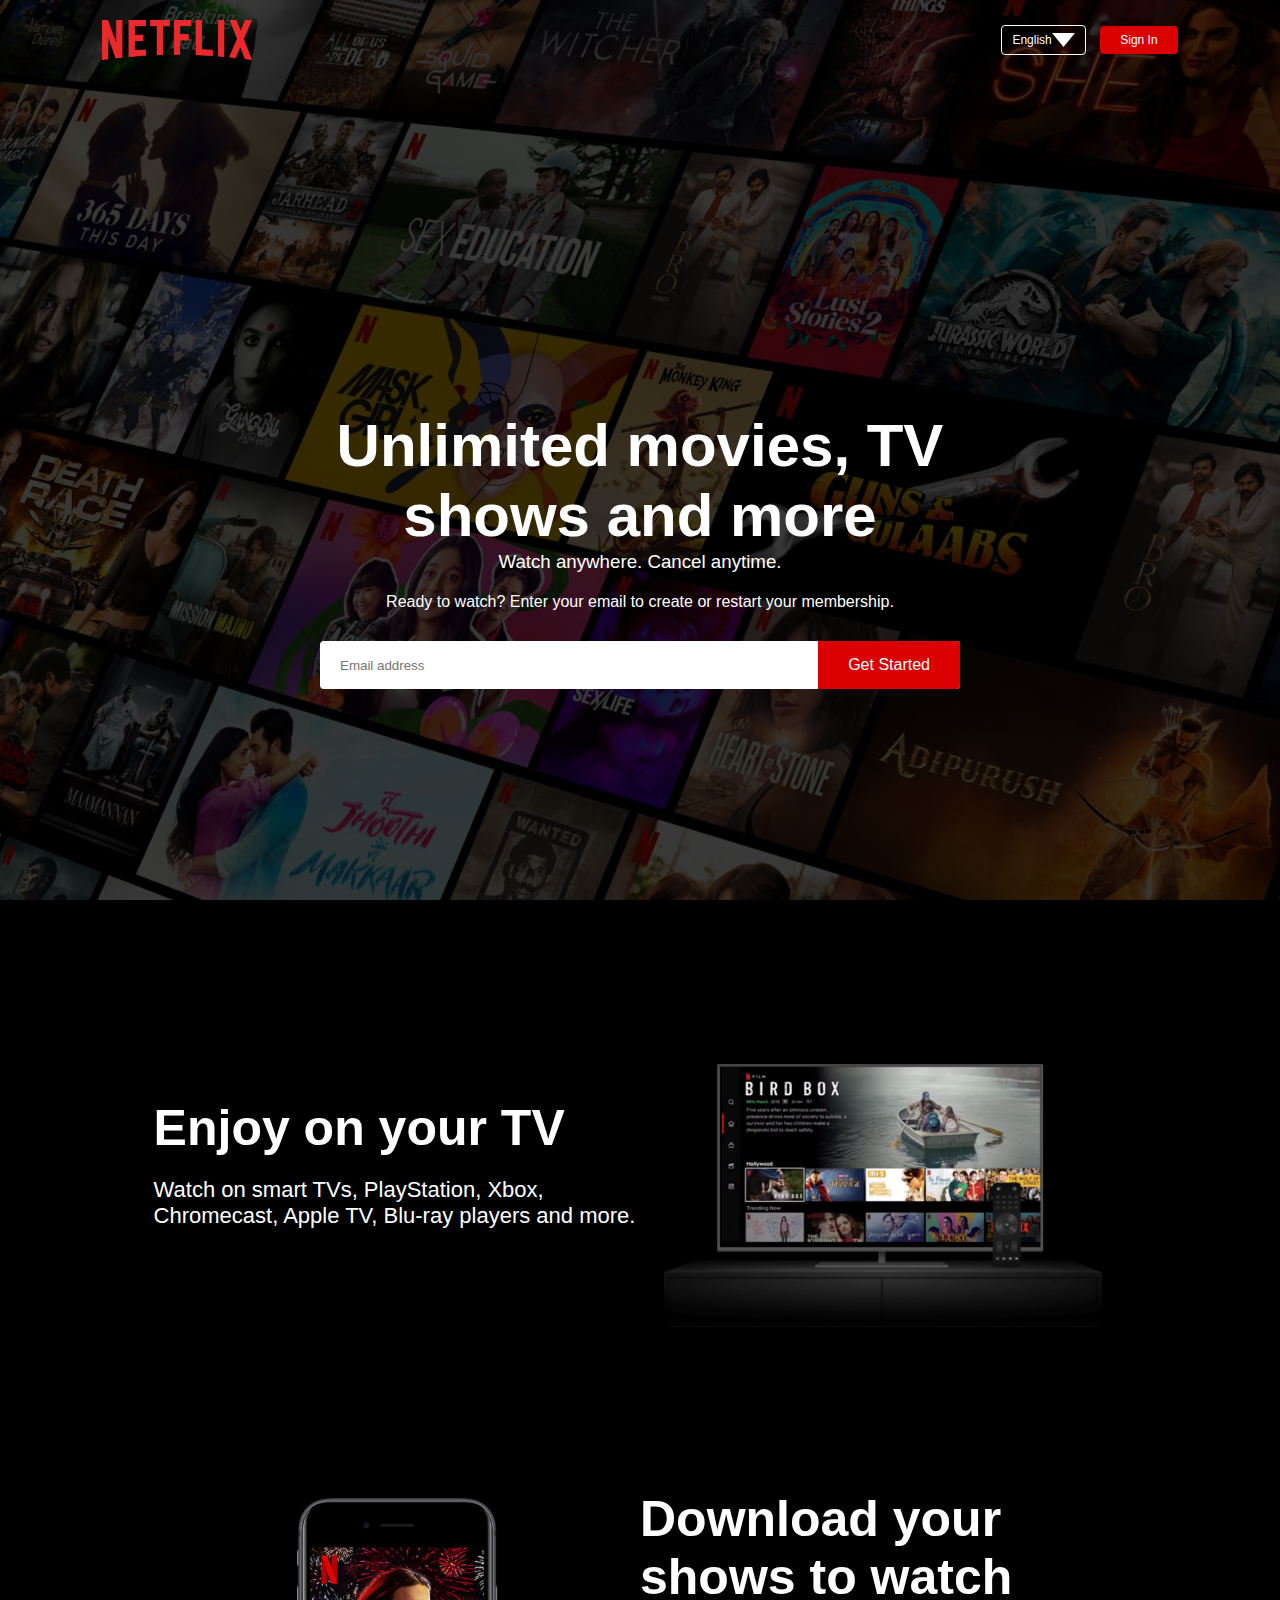
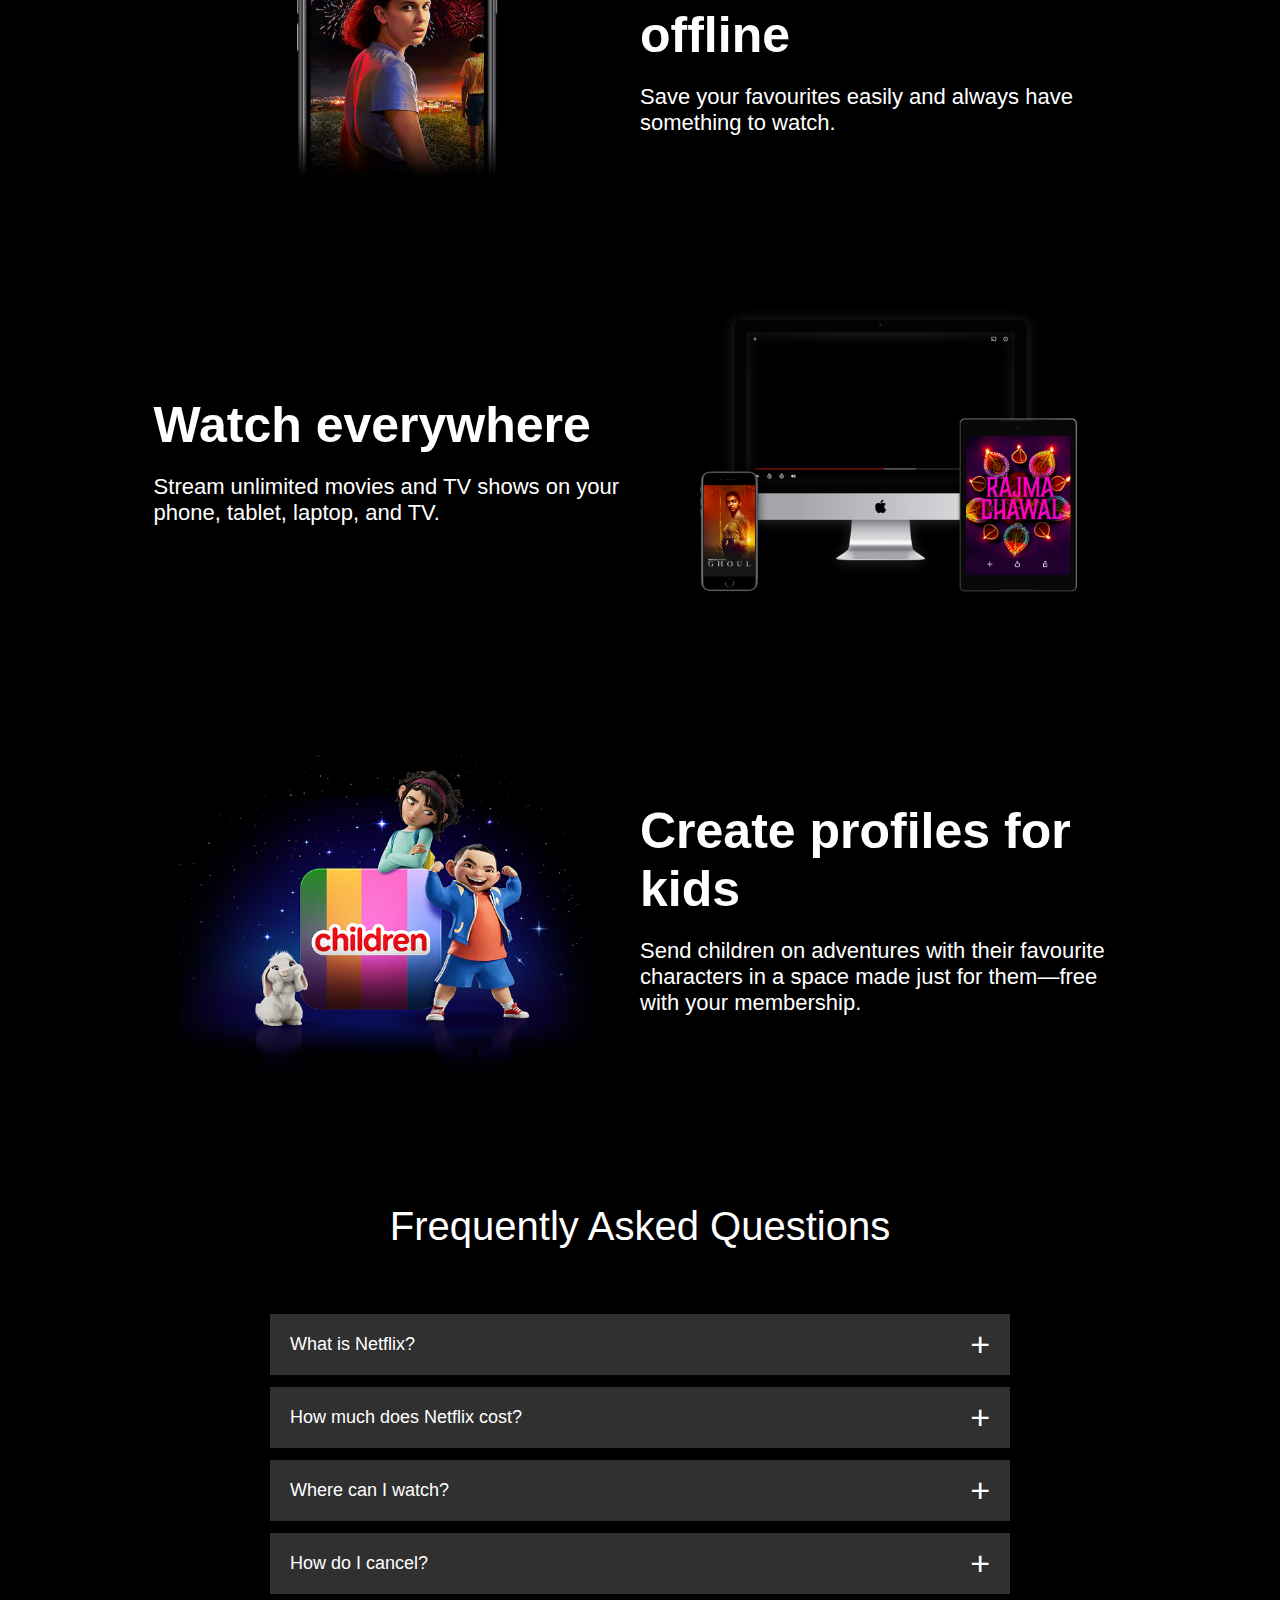
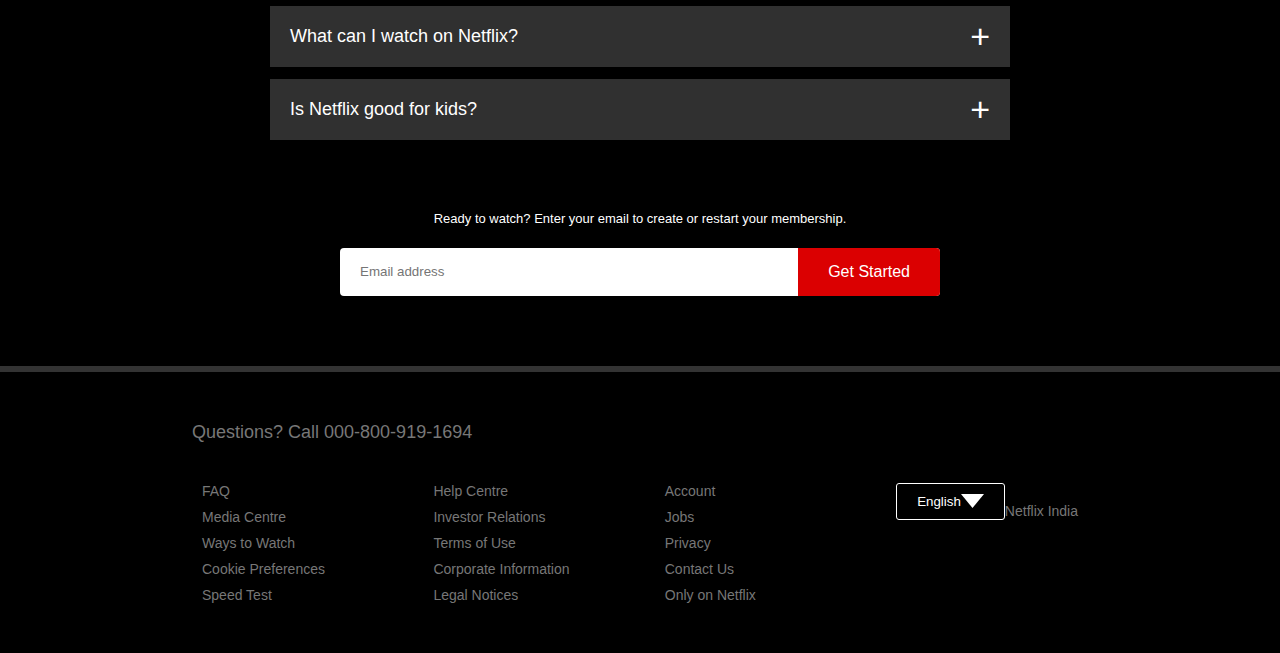
<file: index.html>
<!DOCTYPE html>
<html>
    <head><meta name="viewport" content ="width=device-with,initial-scale=1.0">
    <title>Netflix Website clone</title>
    <link rel="stylesheet" href="style.css">
    </html>
    </head>
    <body>
        <div class="header">
            <nav>
                <img src="logo.png" class="logo">
                <div>
                    <button class="language-btn">English<img src="down-icon.png"></button>
                    <button>Sign In</button>
                </div>
            </nav>
            <div class="header-content">
                <h1>
                    Unlimited movies, TV shows and more
                </h1>
                <h3>Watch anywhere. Cancel anytime.</h3>
                <p>Ready to watch? Enter your email to create or restart your membership.</p>
                <form class="email-signup ">
                    <input type="email" placeholder="Email address" required>
                    <button type="submit">Get Started</button>
                </form>
            </div>
        </div>
        <div class="features">
            <div class="row">
                <div class="text-col">
                    <h2>Enjoy on your TV</h2>
                    <p>Watch on smart TVs, PlayStation, Xbox, Chromecast, Apple TV, Blu-ray players and more.</p>
                </div>
                <div class="img-col">
                    <img src="feature-1.png">
                </div>
            </div>
            <div class="row">
                <div class="img-col">
                    <img src="mobile-0819.jpg">
                </div>
                    <div class="text-col">
                        <h2>Download your shows to watch offline</h2>
                        <p>Save your favourites easily and always have something to watch.</p>
                    </div>
                </div>
          <div class="row">
                <div class="text-col">
                    <h2>Watch everywhere</h2>
                    <p>Stream unlimited movies and TV shows on your phone, tablet, laptop, and TV.</p>
                </div>
                <div class="img-col">
                    <img src="device-pile-in.png">
                </div>
            </div>
            <div class="row">
                <div class="img-col">
                    <img src="AAAABVr8nYuAg0xDpXDv0VI9HUoH7r2aGp4TKRCsKNQrMwxzTtr-NlwOHeS8bCI2oeZddmu3nMYr3j9MjYhHyjBASb1FaOGYZNYvPBCL.png">
                </div>
                    <div class="text-col">
                        <h2>Create profiles for kids</h2>
                        <p>Send children on adventures with their favourite characters in a space made just for them—free with your membership.</p>
                    </div>
                </div>
        </div>
        <div class="faq">
            <h2>Frequently Asked Questions</h2>
            <ul class="accordion">
                <li>
                    <input type="radio" name="accordion" id="first">
                    <label for="first">What is Netflix?</label>
                    <div class="content">
                        <p>Netflix is a streaming service that offers a wide variety of award-winning TV shows, movies, anime, documentaries and more – on thousands of internet-connected devices.

You can watch as much as you want, whenever you want, without a single ad – all for one low monthly price. There's always something new to discover, and new TV shows and movies are added every week!</p>
                    </div>
                </li>
                <li>
                    <input type="radio" name="accordion" id="second">
                    <label for="second">How much does Netflix cost?</label>
                    <div class="content">
                        <p>Watch Netflix on your smartphone, tablet, Smart TV, laptop, or streaming device, all for one fixed monthly fee. Plans range from ₹ 149 to ₹ 649 a month. No extra costs, no contracts.</p>
                        
                    </div>
                </li>
                <li>
                    <input type="radio" name="accordion" id="third">
                    <label for="third">Where can I watch?</label>
                    <div class="content">
                        <p>Watch anywhere, anytime. Sign in with your Netflix account to watch instantly on the web at netflix.com from your personal computer or on any internet-connected device that offers the Netflix app, including smart TVs, smartphones, tablets, streaming media players and game consoles.

                            You can also download your favourite shows with the iOS, Android, or Windows 10 app. Use downloads to watch while you're on the go and without an internet connection. Take Netflix with you anywhere.</p>
                        
                    </div>
                </li>
                <li>
                    <input type="radio" name="accordion" id="fourth">
                    <label for="fourth">How do I cancel?</label>
                    <div class="content">
                        <p>Netflix is flexible. There are no annoying contracts and no commitments. You can easily cancel your account online in two clicks. There are no cancellation fees – start or stop your account anytime.</p>
                        
                    </div>
                </li>
                <li>
                    <input type="radio" name="accordion" id="fifth">
                    <label for="fifth">What can I watch on Netflix?</label>
                    <div class="content">
                        <p>Netflix has an extensive library of feature films, documentaries, TV shows, anime, award-winning Netflix originals, and more. Watch as much as you want, anytime you want.</p>
                        
                    </div>
                </li>
            </li>
            <li>
                <input type="radio" name="accordion" id="sixth">
                <label for="sixth">Is Netflix good for kids?</label>
                <div class="content">
                    <p>The Netflix Kids experience is included in your membership to give parents control while kids enjoy family-friendly TV shows and films in their own space.

                        Kids profiles come with PIN-protected parental controls that let you restrict the maturity rating of content kids can watch and block specific titles you don’t want kids to see.</p>
                    
                </div>
            </li>
            </ul>
            <small>Ready to watch? Enter your email to create or restart your membership.</small>
            <form class="email-signup ">
                <input type="email" placeholder="Email address" required>
                <button type="submit">Get Started</button>
            </form>
        </div>
        <div class ="footer">
            <h2>Questions? Call 000-800-919-1694</h2>
            <div class="row">
                <div class="col">
                    <a href="#">FAQ</a>
                    <a href="#">Media Centre</a>
                    <a href="#">Ways to Watch</a>
                    <a href="#">Cookie Preferences</a>
                    <a href="#">Speed Test</a>
                </div>
                <div class="col">
                    <a href="#">Help Centre</a>
                    <a href="#">
                        Investor Relations</a>
                    <a href="#">Terms of Use</a>
                    <a href="#">
                        Corporate Information</a>
                    <a href="#">
                        Legal Notices</a>
                </div>
                <div class="col">
                    <a href="#">
                        Account</a>
                    <a href="#">
                        Jobs </a>
                    <a href="#">
                        Privacy</a>
                    <a href="#">
                        Contact Us</a>
                    <a href="#">
                        Only on Netflix</a>
                </div>
                <button class="language-btn">English<img src="down-icon.png"></button>
                <p class="copyright-txt">Netflix India</p>
            </div>
        </div>
    </body>
       
</html>

<h>
    
</h>
</file>
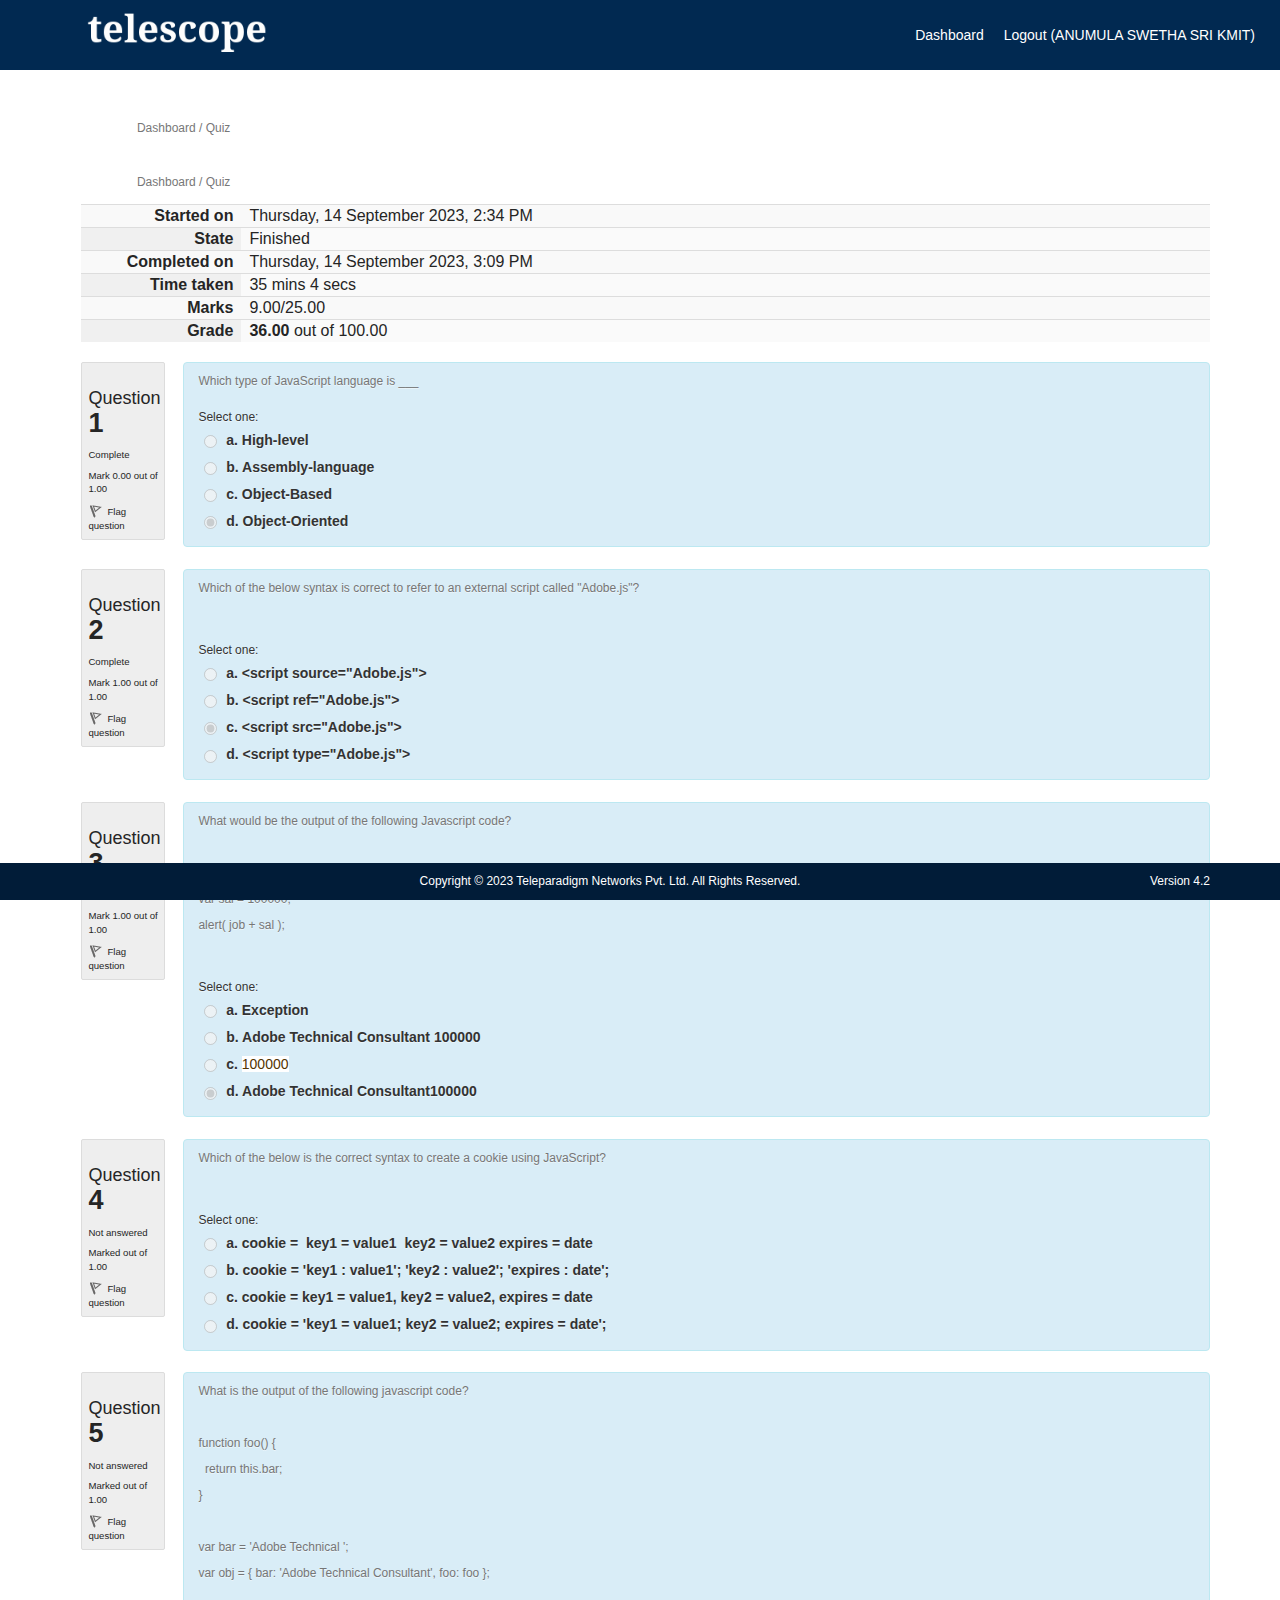
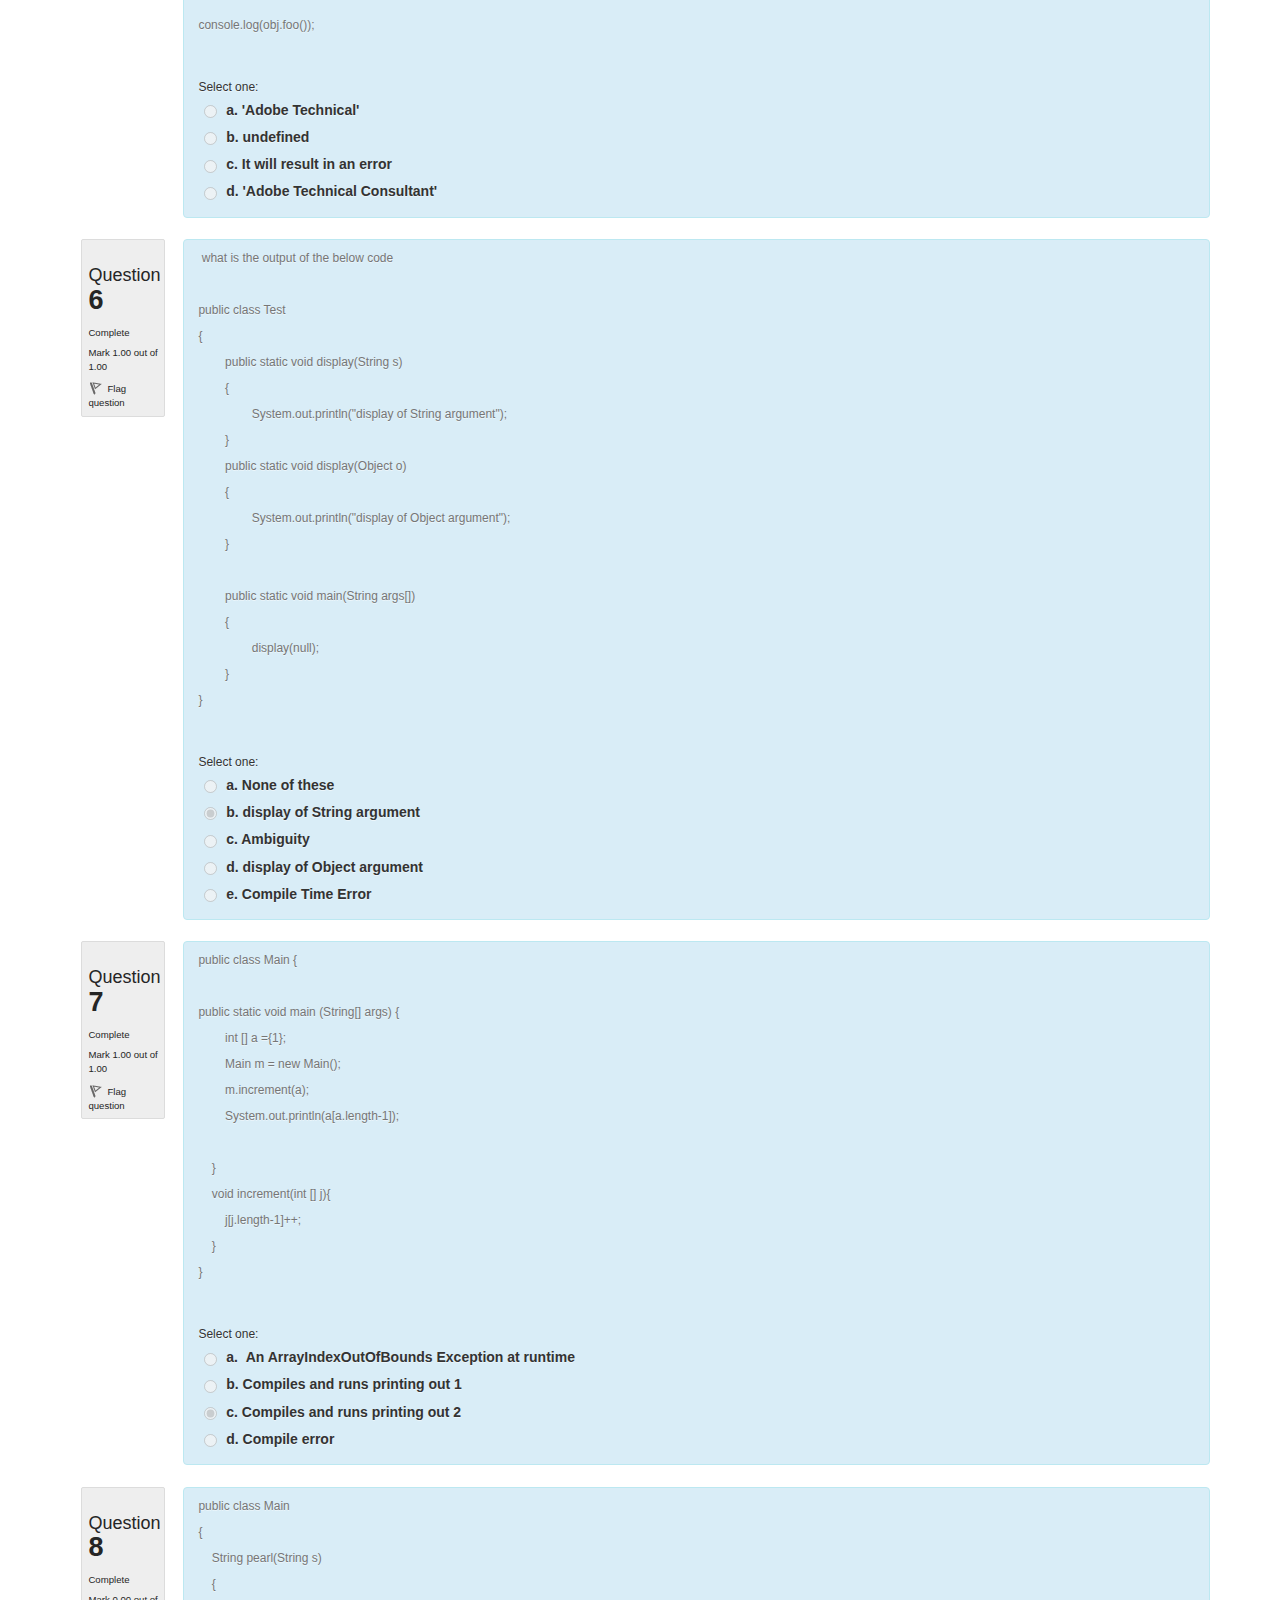
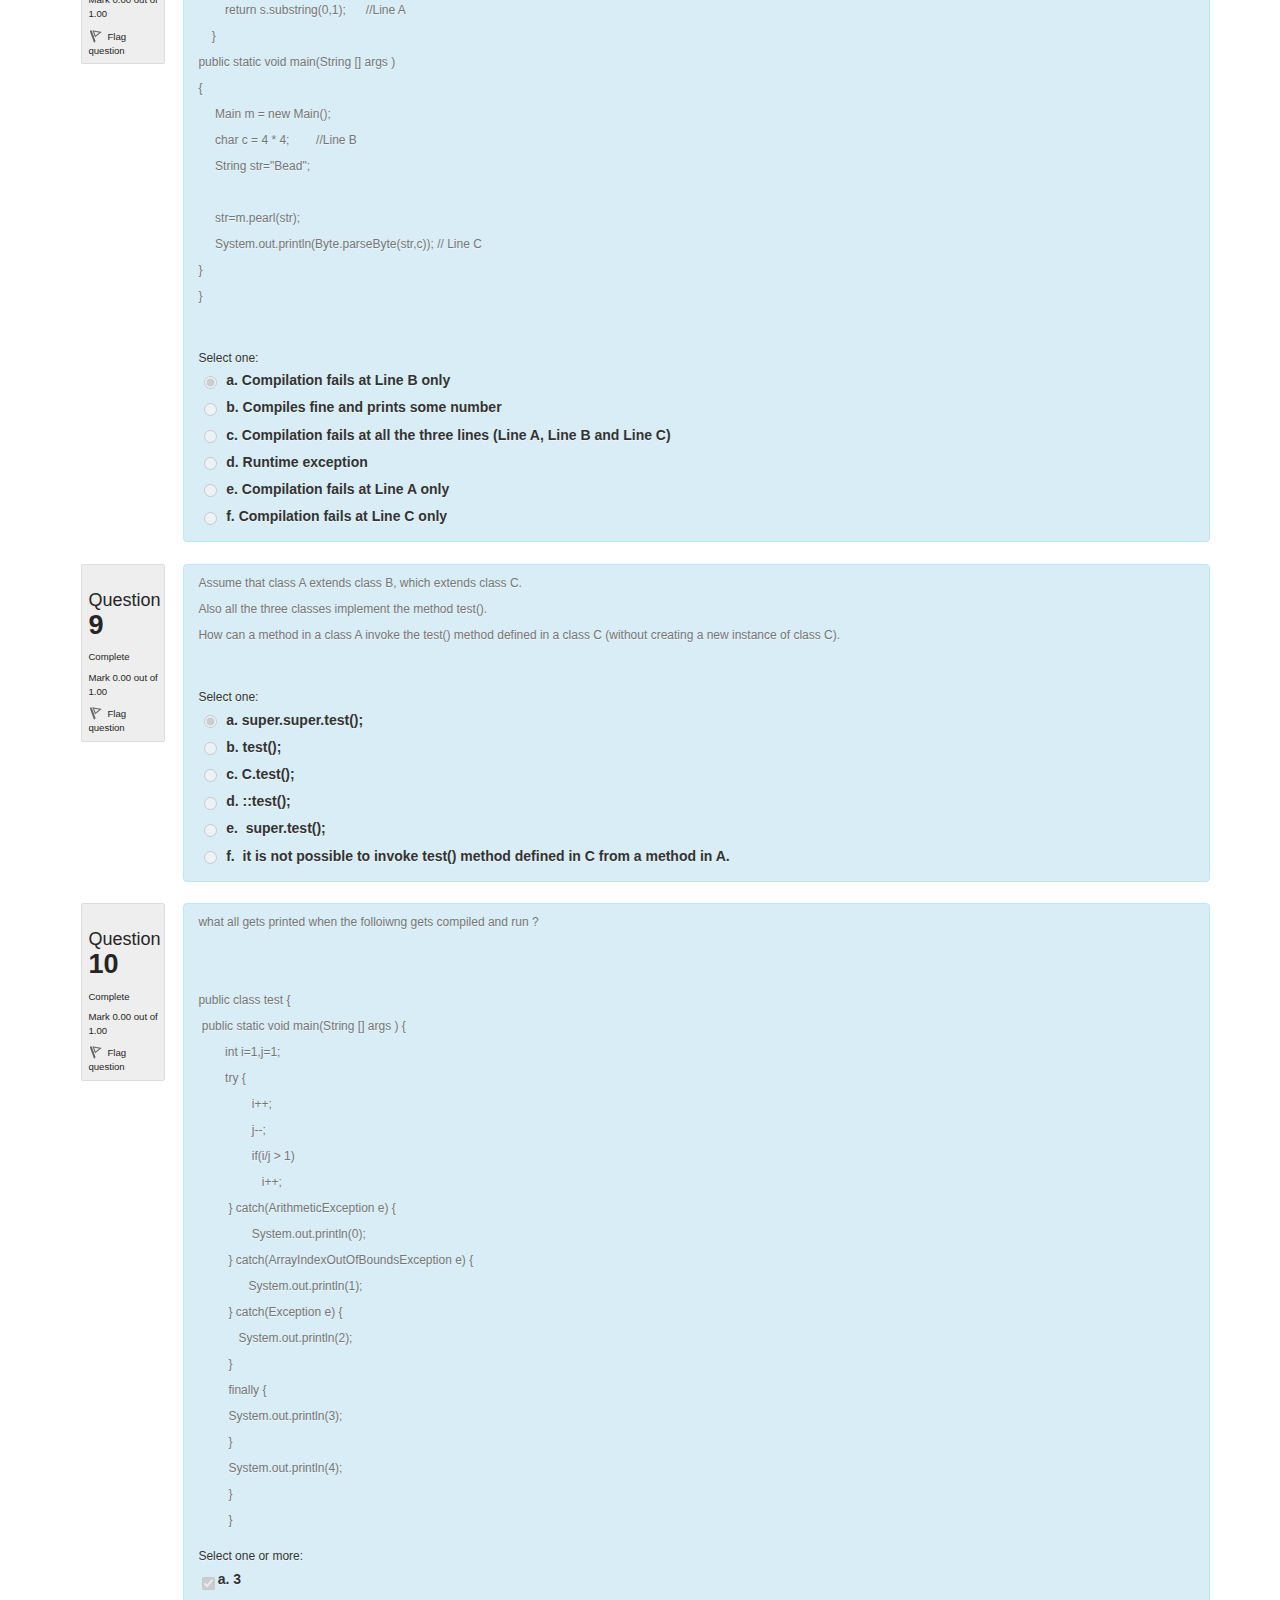
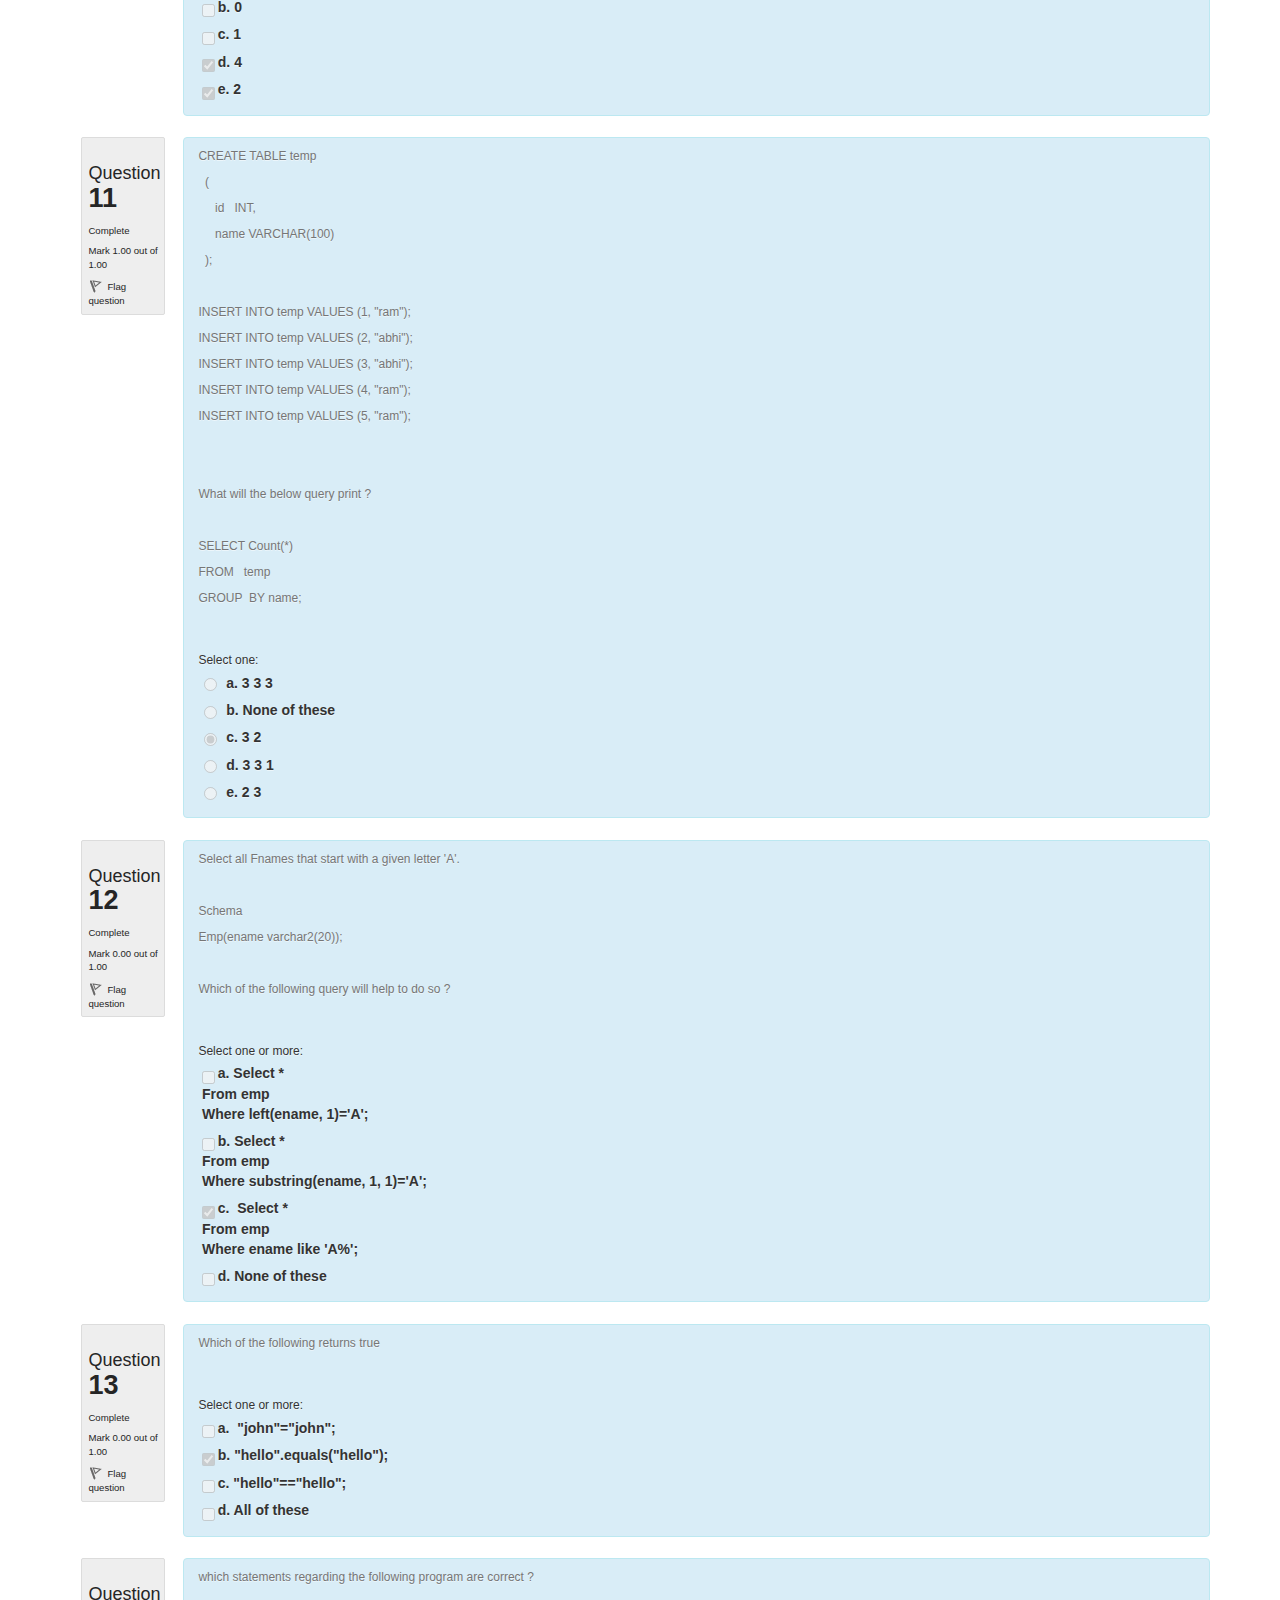
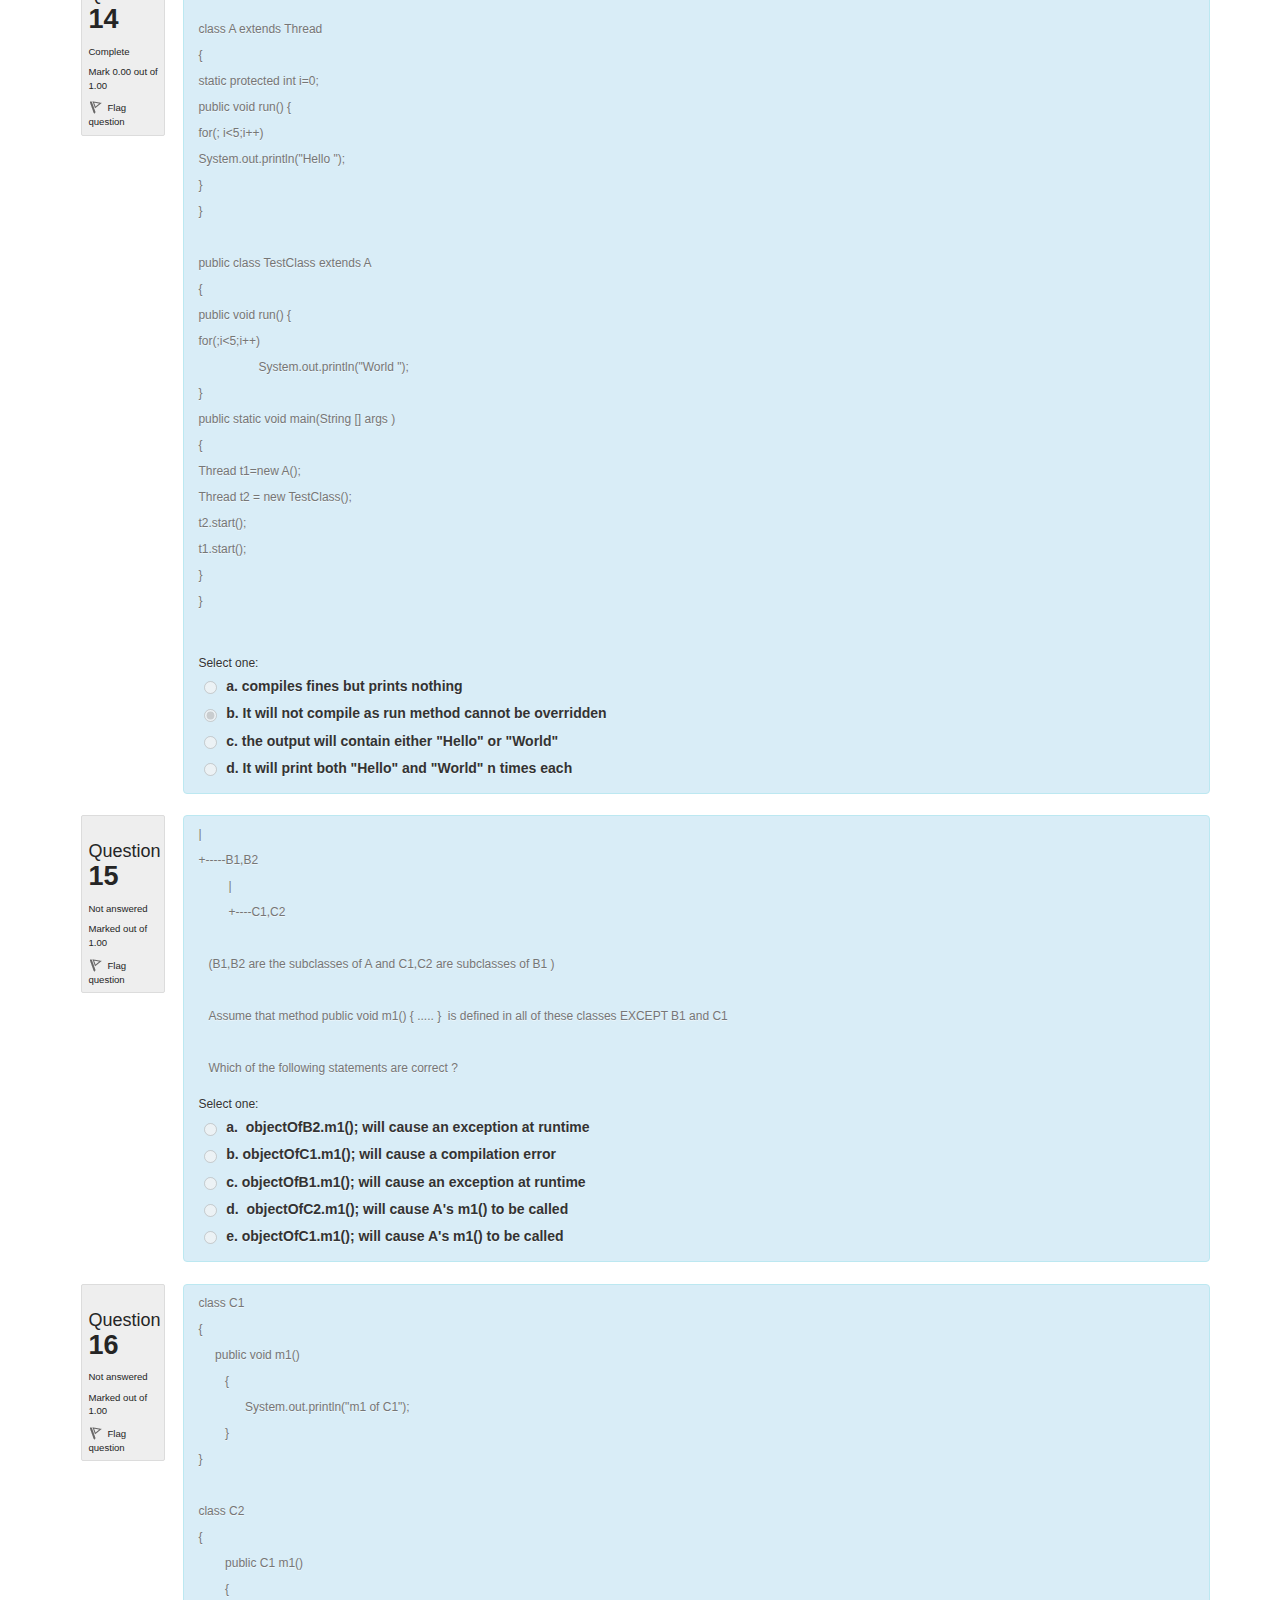
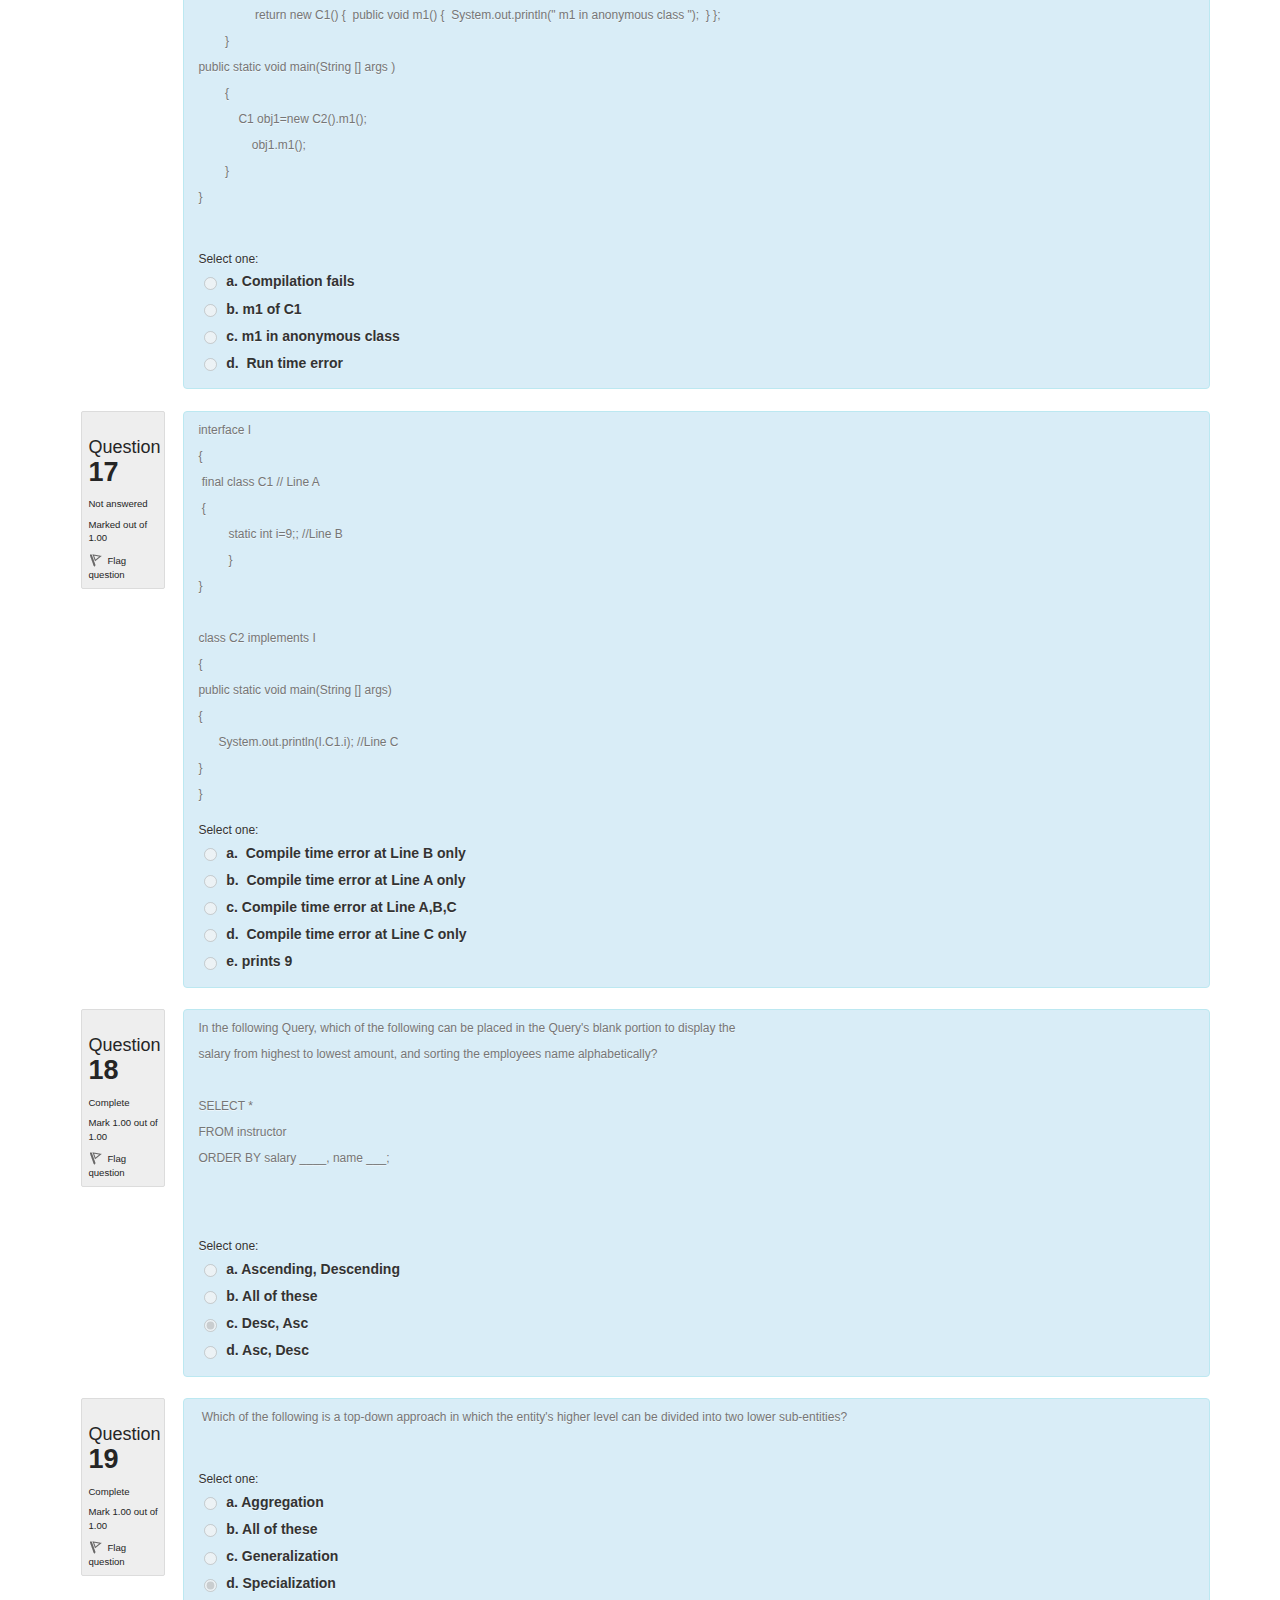
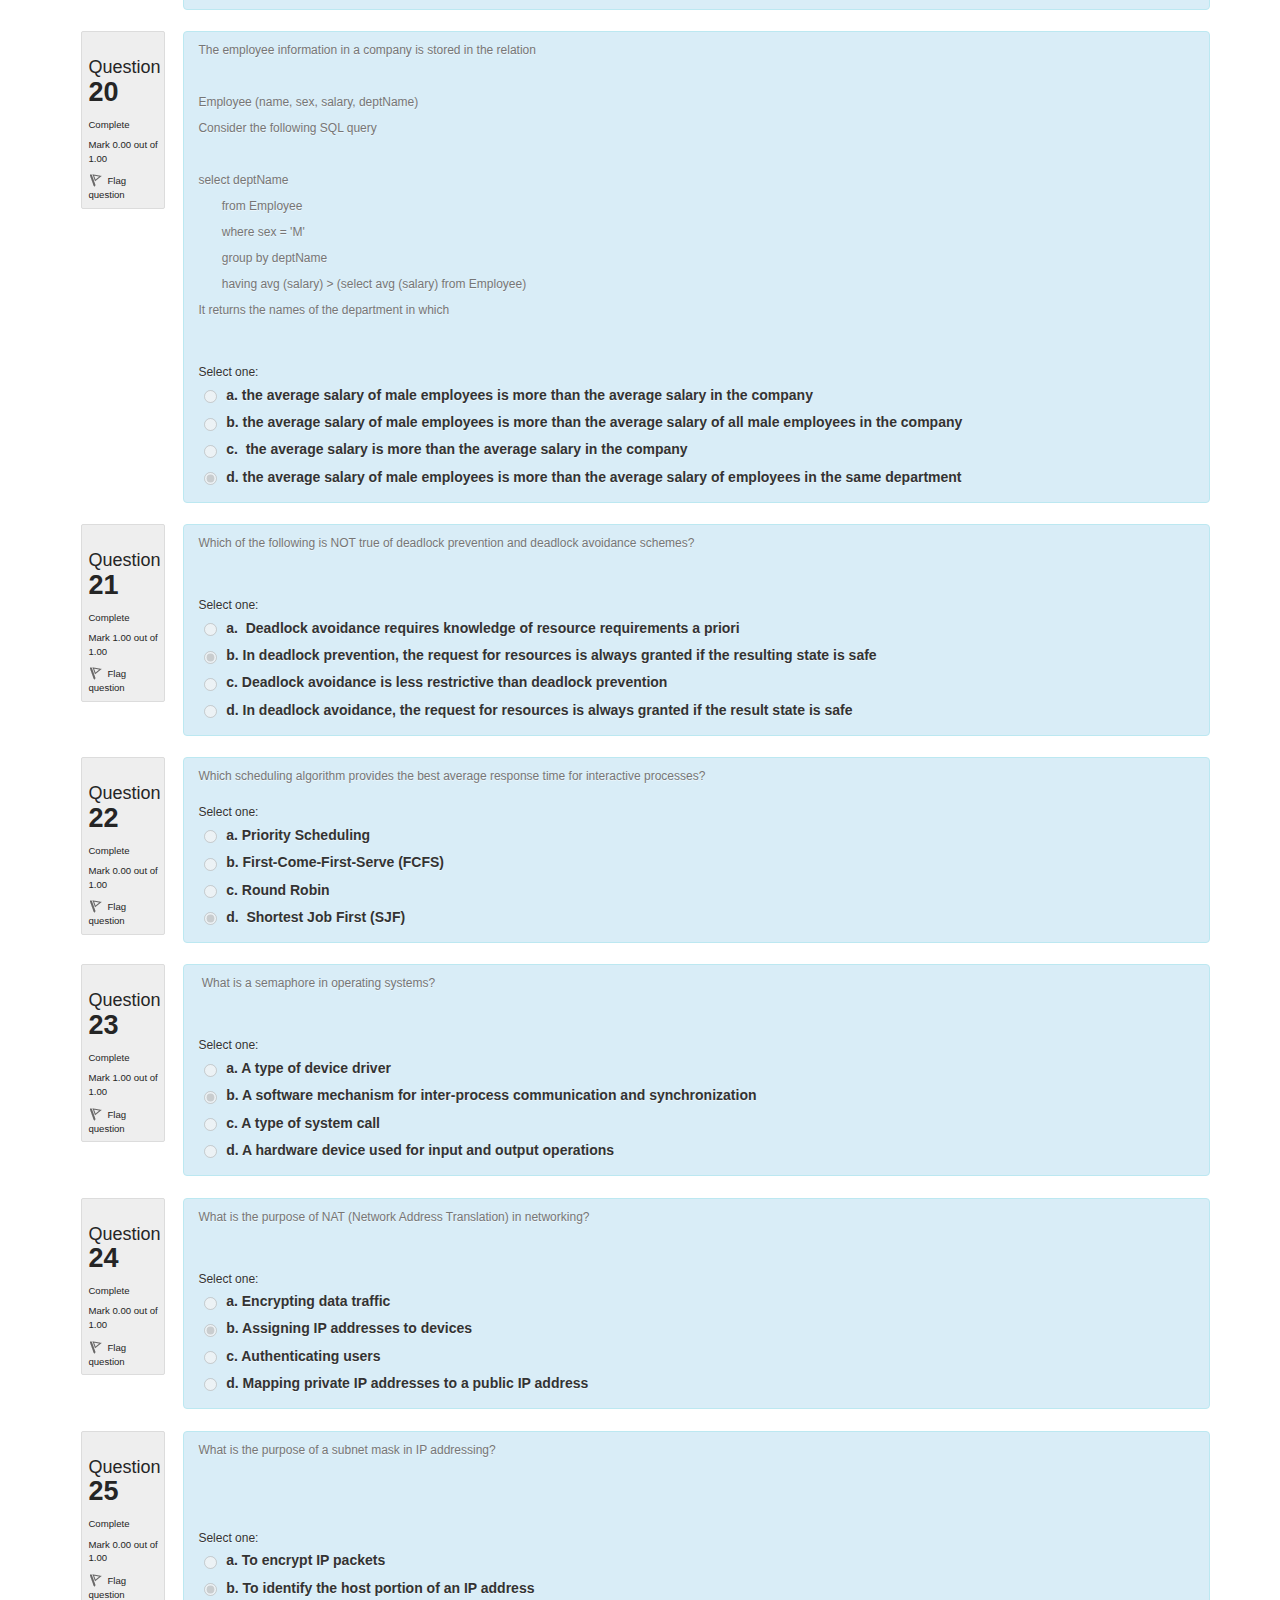
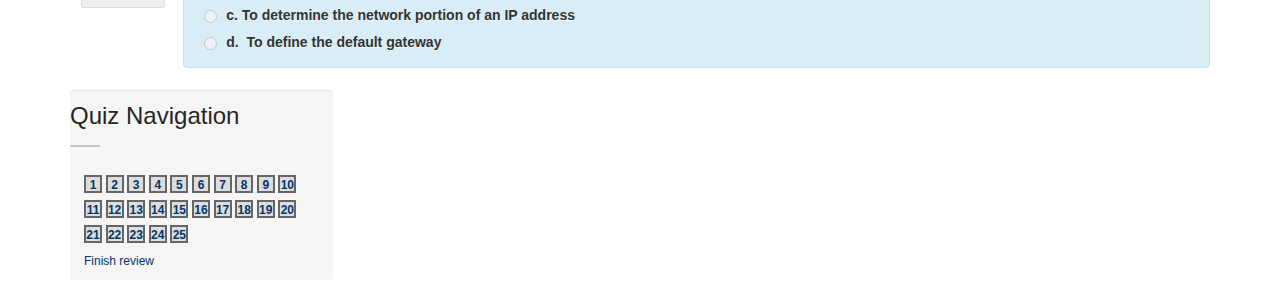
<file: QUIZ_14-09-2023.html>
<!-- saved from url=(0056)http://kmitonline.com/mod/quiz/review.php?attempt=462859 -->
<html dir="ltr" lang="en" xml:lang="en" class="yui3-js-enabled"><head><meta http-equiv="Content-Type" content="text/html; charset=UTF-8"><style>
@media only screen and (max-width: 500px) {
table.quizreviewsummary {
    width: 100%;
    margin-top: 35%;
}
}
</style>
<script type="text/javascript" charset="utf-8" async="" data-requirecontext="_" data-requiremodule="core/first" src="./QUIZ_14-09-2023_files/requirejs.php"></script><script type="text/javascript" charset="utf-8" async="" data-requirecontext="_" data-requiremodule="jqueryprivate" src="./QUIZ_14-09-2023_files/javascript.php"></script><script type="text/javascript" charset="utf-8" async="" data-requirecontext="_" data-requiremodule="jquery" src="./QUIZ_14-09-2023_files/javascript(1).php"></script><script type="text/x-mathjax-config">
MathJax.Hub.Config({
    config: ["Accessible.js", "Safe.js"],
    errorSettings: { message: ["!"] },
    skipStartupTypeset: true,
    messageStyle: "none"
});
</script></head><body id="page-mod-quiz-review" class="format-topics  path-mod path-mod-quiz safari dir-ltr lang-en yui-skin-sam yui3-skin-sam kmitonline-com pagelayout-incourse course-1083 context-93415 cmid-41941 category-276 page-sub-page page-landing-page has-region-side-pre used-region-side-pre has-region-side-post empty-region-side-post side-pre-only jsenabled"><input id="baseurl" type="hidden" value="http://kmitonline.com/"><input id="roles" type="hidden" value="1">



    <title>QUIZ_14-09-2023</title>
    <link rel="shortcut icon" href="http://kmitonline.com/theme/image.php/universo/theme/1691480179/favicon">
    
<meta name="keywords" content="moodle, QUIZ_14-09-2023">
<script type="text/javascript">
//<![CDATA[
var M = {}; M.yui = {};
M.pageloadstarttime = new Date();
M.cfg = {"wwwroot":"http:\/\/kmitonline.com","sesskey":"SQ4Sb1RHpI","loadingicon":"http:\/\/kmitonline.com\/theme\/image.php\/universo\/core\/1691480179\/i\/loading_small","themerev":"1691480179","slasharguments":1,"theme":"universo","jsrev":"1691480179","admin":"admin","svgicons":true};var yui1ConfigFn = function(me) {if(/-skin|reset|fonts|grids|base/.test(me.name)){me.type='css';me.path=me.path.replace(/\.js/,'.css');me.path=me.path.replace(/\/yui2-skin/,'/assets/skins/sam/yui2-skin')}};
var yui2ConfigFn = function(me) {var parts=me.name.replace(/^moodle-/,'').split('-'),component=parts.shift(),module=parts[0],min='-min';if(/-(skin|core)$/.test(me.name)){parts.pop();me.type='css';min=''};if(module){var filename=parts.join('-');me.path=component+'/'+module+'/'+filename+min+'.'+me.type}else me.path=component+'/'+component+'.'+me.type};
YUI_config = {"debug":false,"base":"http:\/\/kmitonline.com\/lib\/yuilib\/3.17.2\/","comboBase":"http:\/\/kmitonline.com\/theme\/yui_combo.php?","combine":true,"filter":null,"insertBefore":"firstthemesheet","groups":{"yui2":{"base":"http:\/\/kmitonline.com\/lib\/yuilib\/2in3\/2.9.0\/build\/","comboBase":"http:\/\/kmitonline.com\/theme\/yui_combo.php?","combine":true,"ext":false,"root":"2in3\/2.9.0\/build\/","patterns":{"yui2-":{"group":"yui2","configFn":yui1ConfigFn}}},"moodle":{"name":"moodle","base":"http:\/\/kmitonline.com\/theme\/yui_combo.php?m\/1691480179\/","combine":true,"comboBase":"http:\/\/kmitonline.com\/theme\/yui_combo.php?","ext":false,"root":"m\/1691480179\/","patterns":{"moodle-":{"group":"moodle","configFn":yui2ConfigFn}},"filter":null,"modules":{"moodle-core-chooserdialogue":{"requires":["base","panel","moodle-core-notification"]},"moodle-core-lockscroll":{"requires":["plugin","base-build"]},"moodle-core-notification":{"requires":["moodle-core-notification-dialogue","moodle-core-notification-alert","moodle-core-notification-confirm","moodle-core-notification-exception","moodle-core-notification-ajaxexception"]},"moodle-core-notification-dialogue":{"requires":["base","node","panel","escape","event-key","dd-plugin","moodle-core-widget-focusafterclose","moodle-core-lockscroll"]},"moodle-core-notification-alert":{"requires":["moodle-core-notification-dialogue"]},"moodle-core-notification-confirm":{"requires":["moodle-core-notification-dialogue"]},"moodle-core-notification-exception":{"requires":["moodle-core-notification-dialogue"]},"moodle-core-notification-ajaxexception":{"requires":["moodle-core-notification-dialogue"]},"moodle-core-actionmenu":{"requires":["base","event","node-event-simulate"]},"moodle-core-dragdrop":{"requires":["base","node","io","dom","dd","event-key","event-focus","moodle-core-notification"]},"moodle-core-blocks":{"requires":["base","node","io","dom","dd","dd-scroll","moodle-core-dragdrop","moodle-core-notification"]},"moodle-core-dock":{"requires":["base","node","event-custom","event-mouseenter","event-resize","escape","moodle-core-dock-loader"]},"moodle-core-dock-loader":{"requires":["escape"]},"moodle-core-checknet":{"requires":["base-base","moodle-core-notification-alert","io-base"]},"moodle-core-handlebars":{"condition":{"trigger":"handlebars","when":"after"}},"moodle-core-popuphelp":{"requires":["moodle-core-tooltip"]},"moodle-core-maintenancemodetimer":{"requires":["base","node"]},"moodle-core-event":{"requires":["event-custom"]},"moodle-core-formchangechecker":{"requires":["base","event-focus"]},"moodle-core-tooltip":{"requires":["base","node","io-base","moodle-core-notification-dialogue","json-parse","widget-position","widget-position-align","event-outside","cache-base"]},"moodle-core-formautosubmit":{"requires":["base","event-key"]},"moodle-core_availability-form":{"requires":["base","node","event","panel","moodle-core-notification-dialogue","json"]},"moodle-backup-backupselectall":{"requires":["node","event","node-event-simulate","anim"]},"moodle-backup-confirmcancel":{"requires":["node","node-event-simulate","moodle-core-notification-confirm"]},"moodle-calendar-info":{"requires":["base","node","event-mouseenter","event-key","overlay","moodle-calendar-info-skin"]},"moodle-course-toolboxes":{"requires":["node","base","event-key","node","io","moodle-course-coursebase","moodle-course-util"]},"moodle-course-util":{"requires":["node"],"use":["moodle-course-util-base"],"submodules":{"moodle-course-util-base":{},"moodle-course-util-section":{"requires":["node","moodle-course-util-base"]},"moodle-course-util-cm":{"requires":["node","moodle-course-util-base"]}}},"moodle-course-management":{"requires":["base","node","io-base","moodle-core-notification-exception","json-parse","dd-constrain","dd-proxy","dd-drop","dd-delegate","node-event-delegate"]},"moodle-course-dragdrop":{"requires":["base","node","io","dom","dd","dd-scroll","moodle-core-dragdrop","moodle-core-notification","moodle-course-coursebase","moodle-course-util"]},"moodle-course-modchooser":{"requires":["moodle-core-chooserdialogue","moodle-course-coursebase"]},"moodle-course-categoryexpander":{"requires":["node","event-key"]},"moodle-course-formatchooser":{"requires":["base","node","node-event-simulate"]},"moodle-form-showadvanced":{"requires":["node","base","selector-css3"]},"moodle-form-passwordunmask":{"requires":["node","base"]},"moodle-form-shortforms":{"requires":["node","base","selector-css3","moodle-core-event"]},"moodle-form-dateselector":{"requires":["base","node","overlay","calendar"]},"moodle-core_message-messenger":{"requires":["escape","handlebars","io-base","moodle-core-notification-ajaxexception","moodle-core-notification-alert","moodle-core-notification-dialogue","moodle-core-notification-exception"]},"moodle-question-chooser":{"requires":["moodle-core-chooserdialogue"]},"moodle-question-searchform":{"requires":["base","node"]},"moodle-question-preview":{"requires":["base","dom","event-delegate","event-key","core_question_engine"]},"moodle-question-qbankmanager":{"requires":["node","selector-css3"]},"moodle-availability_completion-form":{"requires":["base","node","event","moodle-core_availability-form"]},"moodle-availability_date-form":{"requires":["base","node","event","io","moodle-core_availability-form"]},"moodle-availability_grade-form":{"requires":["base","node","event","moodle-core_availability-form"]},"moodle-availability_group-form":{"requires":["base","node","event","moodle-core_availability-form"]},"moodle-availability_grouping-form":{"requires":["base","node","event","moodle-core_availability-form"]},"moodle-availability_profile-form":{"requires":["base","node","event","moodle-core_availability-form"]},"moodle-qtype_ddimageortext-dd":{"requires":["node","dd","dd-drop","dd-constrain"]},"moodle-qtype_ddimageortext-form":{"requires":["moodle-qtype_ddimageortext-dd","form_filepicker"]},"moodle-qtype_ddwtos-dd":{"requires":["node","dd","dd-drop","dd-constrain"]},"moodle-mod_assign-history":{"requires":["node","transition"]},"moodle-mod_forum-subscriptiontoggle":{"requires":["base-base","io-base"]},"moodle-mod_quiz-toolboxes":{"requires":["base","node","event","event-key","io","moodle-mod_quiz-quizbase","moodle-mod_quiz-util-slot","moodle-core-notification-ajaxexception"]},"moodle-mod_quiz-util":{"requires":["node"],"use":["moodle-mod_quiz-util-base"],"submodules":{"moodle-mod_quiz-util-base":{},"moodle-mod_quiz-util-slot":{"requires":["node","moodle-mod_quiz-util-base"]},"moodle-mod_quiz-util-page":{"requires":["node","moodle-mod_quiz-util-base"]}}},"moodle-mod_quiz-quizquestionbank":{"requires":["base","event","node","io","io-form","yui-later","moodle-question-qbankmanager","moodle-core-notification-dialogue"]},"moodle-mod_quiz-dragdrop":{"requires":["base","node","io","dom","dd","dd-scroll","moodle-core-dragdrop","moodle-core-notification","moodle-mod_quiz-quizbase","moodle-mod_quiz-util-base","moodle-mod_quiz-util-page","moodle-mod_quiz-util-slot","moodle-course-util"]},"moodle-mod_quiz-randomquestion":{"requires":["base","event","node","io","moodle-core-notification-dialogue"]},"moodle-mod_quiz-quizbase":{"requires":["base","node"]},"moodle-mod_quiz-repaginate":{"requires":["base","event","node","io","moodle-core-notification-dialogue"]},"moodle-mod_quiz-questionchooser":{"requires":["moodle-core-chooserdialogue","moodle-mod_quiz-util","querystring-parse"]},"moodle-mod_quiz-autosave":{"requires":["base","node","event","event-valuechange","node-event-delegate","io-form"]},"moodle-mod_quiz-modform":{"requires":["base","node","event"]},"moodle-message_airnotifier-toolboxes":{"requires":["base","node","io"]},"moodle-block_navigation-navigation":{"requires":["base","io-base","node","event-synthetic","event-delegate","json-parse"]},"moodle-filter_glossary-autolinker":{"requires":["base","node","io-base","json-parse","event-delegate","overlay","moodle-core-event","moodle-core-notification-alert","moodle-core-notification-exception","moodle-core-notification-ajaxexception"]},"moodle-filter_mathjaxloader-loader":{"requires":["moodle-core-event"]},"moodle-editor_atto-rangy":{"requires":[]},"moodle-editor_atto-editor":{"requires":["node","transition","io","overlay","escape","event","event-simulate","event-custom","node-event-html5","yui-throttle","moodle-core-notification-dialogue","moodle-core-notification-confirm","moodle-editor_atto-rangy","handlebars","timers"]},"moodle-editor_atto-plugin":{"requires":["node","base","escape","event","event-outside","handlebars","event-custom","timers","moodle-editor_atto-menu"]},"moodle-editor_atto-menu":{"requires":["moodle-core-notification-dialogue","node","event","event-custom"]},"moodle-report_eventlist-eventfilter":{"requires":["base","event","node","node-event-delegate","datatable","autocomplete","autocomplete-filters"]},"moodle-report_loglive-fetchlogs":{"requires":["base","event","node","io","node-event-delegate"]},"moodle-gradereport_grader-gradereporttable":{"requires":["base","node","event","handlebars","overlay","event-hover"]},"moodle-gradereport_history-userselector":{"requires":["escape","event-delegate","event-key","handlebars","io-base","json-parse","moodle-core-notification-dialogue"]},"moodle-tool_capability-search":{"requires":["base","node"]},"moodle-tool_monitor-dropdown":{"requires":["base","event","node"]},"moodle-assignfeedback_editpdf-editor":{"requires":["base","event","node","io","graphics","json","event-move","event-resize","querystring-stringify-simple","moodle-core-notification-dialog","moodle-core-notification-exception","moodle-core-notification-ajaxexception"]},"moodle-atto_accessibilitychecker-button":{"requires":["color-base","moodle-editor_atto-plugin"]},"moodle-atto_accessibilityhelper-button":{"requires":["moodle-editor_atto-plugin"]},"moodle-atto_align-button":{"requires":["moodle-editor_atto-plugin"]},"moodle-atto_bold-button":{"requires":["moodle-editor_atto-plugin"]},"moodle-atto_charmap-button":{"requires":["moodle-editor_atto-plugin"]},"moodle-atto_clear-button":{"requires":["moodle-editor_atto-plugin"]},"moodle-atto_collapse-button":{"requires":["moodle-editor_atto-plugin"]},"moodle-atto_emoticon-button":{"requires":["moodle-editor_atto-plugin"]},"moodle-atto_equation-button":{"requires":["moodle-editor_atto-plugin","moodle-core-event","io","event-valuechange","tabview","array-extras"]},"moodle-atto_html-button":{"requires":["moodle-editor_atto-plugin","event-valuechange"]},"moodle-atto_image-button":{"requires":["moodle-editor_atto-plugin"]},"moodle-atto_indent-button":{"requires":["moodle-editor_atto-plugin"]},"moodle-atto_italic-button":{"requires":["moodle-editor_atto-plugin"]},"moodle-atto_link-button":{"requires":["moodle-editor_atto-plugin"]},"moodle-atto_managefiles-usedfiles":{"requires":["node","escape"]},"moodle-atto_managefiles-button":{"requires":["moodle-editor_atto-plugin"]},"moodle-atto_media-button":{"requires":["moodle-editor_atto-plugin"]},"moodle-atto_noautolink-button":{"requires":["moodle-editor_atto-plugin"]},"moodle-atto_orderedlist-button":{"requires":["moodle-editor_atto-plugin"]},"moodle-atto_rtl-button":{"requires":["moodle-editor_atto-plugin"]},"moodle-atto_strike-button":{"requires":["moodle-editor_atto-plugin"]},"moodle-atto_subscript-button":{"requires":["moodle-editor_atto-plugin"]},"moodle-atto_superscript-button":{"requires":["moodle-editor_atto-plugin"]},"moodle-atto_table-button":{"requires":["moodle-editor_atto-plugin","moodle-editor_atto-menu","event","event-valuechange"]},"moodle-atto_title-button":{"requires":["moodle-editor_atto-plugin"]},"moodle-atto_underline-button":{"requires":["moodle-editor_atto-plugin"]},"moodle-atto_undo-button":{"requires":["moodle-editor_atto-plugin"]},"moodle-atto_unorderedlist-button":{"requires":["moodle-editor_atto-plugin"]}}},"gallery":{"name":"gallery","base":"http:\/\/kmitonline.com\/lib\/yuilib\/gallery\/","combine":true,"comboBase":"http:\/\/kmitonline.com\/theme\/yui_combo.php?","ext":false,"root":"gallery\/1691480179\/","patterns":{"gallery-":{"group":"gallery"}}}},"modules":{"core_filepicker":{"name":"core_filepicker","fullpath":"http:\/\/kmitonline.com\/lib\/javascript.php\/1691480179\/repository\/filepicker.js","requires":["base","node","node-event-simulate","json","async-queue","io-base","io-upload-iframe","io-form","yui2-treeview","panel","cookie","datatable","datatable-sort","resize-plugin","dd-plugin","escape","moodle-core_filepicker"]},"core_question_flags":{"name":"core_question_flags","fullpath":"http:\/\/kmitonline.com\/lib\/javascript.php\/1691480179\/question\/flags.js","requires":["base","dom","event-delegate","io-base"]},"core_question_engine":{"name":"core_question_engine","fullpath":"http:\/\/kmitonline.com\/lib\/javascript.php\/1691480179\/question\/qengine.js","requires":["node","event"]},"mod_quiz":{"name":"mod_quiz","fullpath":"http:\/\/kmitonline.com\/lib\/javascript.php\/1691480179\/mod\/quiz\/module.js","requires":["base","dom","event-delegate","event-key","core_question_engine","moodle-core-formchangechecker"]}}};
M.yui.loader = {modules: {}};

//]]>
</script>
<link rel="stylesheet" type="text/css" href="./QUIZ_14-09-2023_files/combo"><script type="text/javascript" src="./QUIZ_14-09-2023_files/combo(1)"></script><div id="yui3-css-stamp" style="position: absolute !important; visibility: hidden !important" class=""></div><script charset="utf-8" id="yui_3_17_2_2_1694684360117_9" src="./QUIZ_14-09-2023_files/javascript(2).php" async=""></script><script charset="utf-8" id="yui_3_17_2_2_1694684360117_242" src="./QUIZ_14-09-2023_files/javascript(3).php" async=""></script><script charset="utf-8" id="yui_3_17_2_2_1694684360117_243" src="./QUIZ_14-09-2023_files/javascript(4).php" async=""></script><script charset="utf-8" id="yui_3_17_2_2_1694684360117_244" src="./QUIZ_14-09-2023_files/combo(2)" async=""></script><link charset="utf-8" rel="stylesheet" id="yui_3_17_2_2_1694684360117_245" href="./QUIZ_14-09-2023_files/combo(3)"><script charset="utf-8" id="yui_3_17_2_2_1694684360117_246" src="./QUIZ_14-09-2023_files/combo(4)" async=""></script><script charset="utf-8" id="yui_3_17_2_2_1694684360117_254" src="./QUIZ_14-09-2023_files/combo(5)" async=""></script><script id="firstthemesheet" type="text/css">/** Required in order to fix style inclusion problems in IE with YUI **/</script><link rel="stylesheet" type="text/css" href="./QUIZ_14-09-2023_files/styles.php">
<link rel="stylesheet" type="text/css" href="./QUIZ_14-09-2023_files/custom.css">
<script type="text/javascript" src="./QUIZ_14-09-2023_files/javascript(5).php"></script>
<script type="text/javascript" src="./QUIZ_14-09-2023_files/javascript(6).php"></script>
<script type="text/javascript" src="./QUIZ_14-09-2023_files/javascript(7).php"></script>
    <!--<link href='https://fonts.googleapis.com/css?family=Montserrat' rel='stylesheet' type='text/css'>-->
    <meta name="viewport" content="width=device-width, initial-scale=1.0">





<div class="skiplinks"><a class="skip" href="http://kmitonline.com/mod/quiz/review.php?attempt=462859#maincontent">Skip to main content</a></div>
<script type="text/javascript">
//<![CDATA[
document.body.className += ' jsenabled';
//]]>
</script>


<header role="banner" class="navbar navbar-fixed-top moodle-has-zindex page-landing-page">
    <nav role="navigation" class="navbar-inner">
        <div class="container-fluid navigation-wrapper">
            <a class="brand" style="background-color: #012951 !important;" href="http://kmitonline.com/">
                <img src="./QUIZ_14-09-2023_files/logo.png">
            </a>
           
            <nav style="width: auto; float: right;">
                <ul style="float: left; margin: 0px;">
                                        <li class="lik"><a href="http://kmitonline.com/">Dashboard</a></li>
                    <li class="lik"><a href="http://kmitonline.com/login/logout.php?sesskey=SQ4Sb1RHpI">Logout (ANUMULA SWETHA SRI KMIT)</a></li></ul>
                            </nav>
            <div class="nav-collapse collapse">
                                <ul class="nav pull-right">
                    <li></li>
                </ul>
            </div>
        </div>
    </nav>
</header>

<div id="page" class="wrapper">
    <header id="page-header" class="clearfix"><div class="page-context-header"><div class="page-header-headings"><h1>Adobe JAVA</h1></div></div><div class="clearfix" id="page-navbar"><nav class="breadcrumb-nav"><span class="accesshide">Page path</span><ul class="breadcrumb"><li><a href="http://kmitonline.com/my/">Dashboard</a> </li><li><a href="http://kmitonline.com/course/index.php?categoryid=268">2023-24 KMIT</a> </li><li><a href="http://kmitonline.com/course/index.php?categoryid=269">SEM I</a> </li><li><a href="http://kmitonline.com/course/index.php?categoryid=277">IV Year</a> </li><li><a href="http://kmitonline.com/course/index.php?categoryid=276">Recruitment 2023-24</a> </li><li><a title="Adobe JAVA" href="http://kmitonline.com/course/view.php?id=1083">Adobe JAVA</a> </li><li><span tabindex="0">CLASS-14-09-2023</span> </li><li><a title="Quiz" href="http://kmitonline.com/mod/quiz/view.php?id=41941">QUIZ_14-09-2023</a></li></ul></nav><div class="breadcrumb-button"></div><div id="navbar" style="padding:2% 5% 1% 6%;"> <a id="dlink" href="http://kmitonline.com/student/dashboard.php">Dashboard</a><span> / <span><b>Quiz</b> </span></span></div></div><div id="course-header"></div></header>
    <div id="page-content" class="row-fluid container">
        <div id="region-main-box" class="span9">
            <div class="row-fluid" id="yui_3_17_2_2_1694684360117_272">
                <section id="region-main" class="span8 pull-right">
                    <div role="main" id="yui_3_17_2_2_1694684360117_271"><span id="maincontent"></span><table class="generaltable generalbox quizreviewsummary" id="yui_3_17_2_2_1694684360117_270"><tbody id="yui_3_17_2_2_1694684360117_269"><tr><th class="cell" scope="row">Started on</th><td class="cell">Thursday, 14 September 2023, 2:34 PM</td></tr><tr><th class="cell" scope="row">State</th><td class="cell">Finished</td></tr><tr><th class="cell" scope="row">Completed on</th><td class="cell">Thursday, 14 September 2023, 3:09 PM</td></tr><tr><th class="cell" scope="row">Time taken</th><td class="cell">35 mins 4 secs</td></tr><tr id="yui_3_17_2_2_1694684360117_268"><th class="cell" scope="row">Marks</th><td class="cell" id="yui_3_17_2_2_1694684360117_267">9.00/25.00</td></tr><tr id="yui_3_17_2_2_1694684360117_274"><th class="cell" scope="row">Grade</th><td class="cell" id="yui_3_17_2_2_1694684360117_273"><b>36.00</b> out of 100.00</td></tr></tbody></table><form action="http://kmitonline.com/mod/quiz/review.php?attempt=462859" method="post" class="questionflagsaveform" autocomplete="off" id="yui_3_17_2_2_1694684360117_264"><div id="yui_3_17_2_2_1694684360117_281"><div id="q1" class="que multichoice deferredfeedback complete"><div class="info"><h3 class="no">Question <span class="qno">1</span></h3><div class="state">Complete</div><div class="grade">Mark 0.00 out of 1.00</div><div class="questionflag editable" aria-atomic="true" aria-relevant="text" aria-live="assertive" id="yui_3_17_2_2_1694684360117_17"><input type="hidden" name="q467739:1_:flagged" value="0"><input type="hidden" value="qaid=47139&amp;qubaid=467739&amp;qid=143727&amp;slot=1&amp;checksum=3f162b36f8861a762eebc8b366d12b44&amp;sesskey=SQ4Sb1RHpI&amp;newstate=" class="questionflagpostdata">
<input type="hidden" class="questionflagvalue" id="q467739:1_:flaggedcheckbox" name="q467739:1_:flagged" value="0"><input type="image" class="questionflagimage" src="./QUIZ_14-09-2023_files/unflagged.png" title="Flag this question for future reference" alt="Not flagged"><span class="questionflagtext" title="Flag this question for future reference">Flag question</span></div></div><div class="content" id="yui_3_17_2_2_1694684360117_280"><div class="formulation" id="yui_3_17_2_2_1694684360117_279"><h4 class="accesshide">Question text</h4><input type="hidden" name="q467739:1_:sequencecheck" value="3"><div class="qtext"><p>Which type of JavaScript language is ___<br></p></div><div class="ablock" id="yui_3_17_2_2_1694684360117_278"><div class="prompt">Select one:</div><div class="answer" id="yui_3_17_2_2_1694684360117_277"><div class="r0"><input type="radio" name="q467739:1_answer" disabled="disabled" value="0" id="q467739:1_answer0"><label for="q467739:1_answer0">a. High-level</label> </div>
<div class="r1" id="yui_3_17_2_2_1694684360117_276"><input type="radio" name="q467739:1_answer" disabled="disabled" value="1" id="q467739:1_answer1"><label for="q467739:1_answer1" id="yui_3_17_2_2_1694684360117_275">b. Assembly-language</label> </div>
<div class="r0"><input type="radio" name="q467739:1_answer" disabled="disabled" value="2" id="q467739:1_answer2"><label for="q467739:1_answer2">c. Object-Based</label> </div>
<div class="r1"><input type="radio" name="q467739:1_answer" disabled="disabled" value="3" id="q467739:1_answer3" checked="checked"><label for="q467739:1_answer3">d. Object-Oriented</label> </div>
</div></div></div></div></div><div id="q2" class="que multichoice deferredfeedback complete"><div class="info"><h3 class="no">Question <span class="qno">2</span></h3><div class="state">Complete</div><div class="grade">Mark 1.00 out of 1.00</div><div class="questionflag editable" aria-atomic="true" aria-relevant="text" aria-live="assertive" id="yui_3_17_2_2_1694684360117_26"><input type="hidden" name="q467739:2_:flagged" value="0"><input type="hidden" value="qaid=47140&amp;qubaid=467739&amp;qid=143728&amp;slot=2&amp;checksum=76654cc28a567e10cbd23ade31a27b5d&amp;sesskey=SQ4Sb1RHpI&amp;newstate=" class="questionflagpostdata">
<input type="hidden" class="questionflagvalue" id="q467739:2_:flaggedcheckbox" name="q467739:2_:flagged" value="0"><input type="image" class="questionflagimage" src="./QUIZ_14-09-2023_files/unflagged.png" title="Flag this question for future reference" alt="Not flagged"><span class="questionflagtext" title="Flag this question for future reference">Flag question</span></div></div><div class="content"><div class="formulation"><h4 class="accesshide">Question text</h4><input type="hidden" name="q467739:2_:sequencecheck" value="3"><div class="qtext"><p>Which of the below syntax is correct to refer to an external script called "Adobe.js"?</p><p><br></p></div><div class="ablock"><div class="prompt">Select one:</div><div class="answer"><div class="r0"><input type="radio" name="q467739:2_answer" disabled="disabled" value="0" id="q467739:2_answer0"><label for="q467739:2_answer0">a. &lt;script source="Adobe.js"&gt;</label> </div>
<div class="r1"><input type="radio" name="q467739:2_answer" disabled="disabled" value="1" id="q467739:2_answer1"><label for="q467739:2_answer1">b. &lt;script ref="Adobe.js"&gt;</label> </div>
<div class="r0"><input type="radio" name="q467739:2_answer" disabled="disabled" value="2" id="q467739:2_answer2" checked="checked"><label for="q467739:2_answer2">c. &lt;script src="Adobe.js"&gt;</label> </div>
<div class="r1"><input type="radio" name="q467739:2_answer" disabled="disabled" value="3" id="q467739:2_answer3"><label for="q467739:2_answer3">d. &lt;script type="Adobe.js"&gt;</label> </div>
</div></div></div></div></div><div id="q3" class="que multichoice deferredfeedback complete"><div class="info"><h3 class="no">Question <span class="qno">3</span></h3><div class="state">Complete</div><div class="grade">Mark 1.00 out of 1.00</div><div class="questionflag editable" aria-atomic="true" aria-relevant="text" aria-live="assertive" id="yui_3_17_2_2_1694684360117_35"><input type="hidden" name="q467739:3_:flagged" value="0"><input type="hidden" value="qaid=47141&amp;qubaid=467739&amp;qid=143729&amp;slot=3&amp;checksum=0c5861302ecc8414c86f2eaffebf702c&amp;sesskey=SQ4Sb1RHpI&amp;newstate=" class="questionflagpostdata">
<input type="hidden" class="questionflagvalue" id="q467739:3_:flaggedcheckbox" name="q467739:3_:flagged" value="0"><input type="image" class="questionflagimage" src="./QUIZ_14-09-2023_files/unflagged.png" title="Flag this question for future reference" alt="Not flagged"><span class="questionflagtext" title="Flag this question for future reference">Flag question</span></div></div><div class="content"><div class="formulation"><h4 class="accesshide">Question text</h4><input type="hidden" name="q467739:3_:sequencecheck" value="3"><div class="qtext"><p>What would be the output of the following Javascript code?</p><p><br></p><p>var job = "Adobe Technical Consultant";&nbsp;&nbsp;</p><p>var sal = 100000;&nbsp;&nbsp;</p><p>alert( job + sal );&nbsp;&nbsp;</p><p><br></p></div><div class="ablock"><div class="prompt">Select one:</div><div class="answer"><div class="r0"><input type="radio" name="q467739:3_answer" disabled="disabled" value="0" id="q467739:3_answer0"><label for="q467739:3_answer0">a. Exception</label> </div>
<div class="r1"><input type="radio" name="q467739:3_answer" disabled="disabled" value="1" id="q467739:3_answer1"><label for="q467739:3_answer1">b. Adobe Technical Consultant 100000</label> </div>
<div class="r0"><input type="radio" name="q467739:3_answer" disabled="disabled" value="2" id="q467739:3_answer2"><label for="q467739:3_answer2">c. <span style="color: rgb(83, 52, 1); font-family: &quot;Open Sans&quot;, &quot;Trebuchet MS&quot;, arial, verdana, sans-serif; font-size: 14px; font-style: normal; font-variant-ligatures: normal; font-variant-caps: normal; font-weight: 400; letter-spacing: normal; orphans: 2; text-align: left; text-indent: 0px; text-transform: none; widows: 2; word-spacing: 0px; -webkit-text-stroke-width: 0px; white-space: normal; background-color: rgb(255, 255, 255); text-decoration-thickness: initial; text-decoration-style: initial; text-decoration-color: initial; display: inline !important; float: none;">100000</span></label> </div>
<div class="r1"><input type="radio" name="q467739:3_answer" disabled="disabled" value="3" id="q467739:3_answer3" checked="checked"><label for="q467739:3_answer3">d. Adobe Technical Consultant100000</label> </div>
</div></div></div></div></div><div id="q4" class="que multichoice deferredfeedback notanswered"><div class="info"><h3 class="no">Question <span class="qno">4</span></h3><div class="state">Not answered</div><div class="grade">Marked out of 1.00</div><div class="questionflag editable" aria-atomic="true" aria-relevant="text" aria-live="assertive" id="yui_3_17_2_2_1694684360117_44"><input type="hidden" name="q467739:4_:flagged" value="0"><input type="hidden" value="qaid=47142&amp;qubaid=467739&amp;qid=143730&amp;slot=4&amp;checksum=7169db04e2347c952726df4a3ace0d26&amp;sesskey=SQ4Sb1RHpI&amp;newstate=" class="questionflagpostdata">
<input type="hidden" class="questionflagvalue" id="q467739:4_:flaggedcheckbox" name="q467739:4_:flagged" value="0"><input type="image" class="questionflagimage" src="./QUIZ_14-09-2023_files/unflagged.png" title="Flag this question for future reference" alt="Not flagged"><span class="questionflagtext" title="Flag this question for future reference">Flag question</span></div></div><div class="content"><div class="formulation"><h4 class="accesshide">Question text</h4><input type="hidden" name="q467739:4_:sequencecheck" value="2"><div class="qtext"><p>Which of the below is the correct syntax to create a cookie using JavaScript?</p><p><br></p></div><div class="ablock"><div class="prompt">Select one:</div><div class="answer"><div class="r0"><input type="radio" name="q467739:4_answer" disabled="disabled" value="0" id="q467739:4_answer0"><label for="q467739:4_answer0">a. cookie =&nbsp; key1 = value1&nbsp; key2 = value2 expires = date</label> </div>
<div class="r1"><input type="radio" name="q467739:4_answer" disabled="disabled" value="1" id="q467739:4_answer1"><label for="q467739:4_answer1">b. cookie = 'key1 : value1'; 'key2 : value2'; 'expires : date';</label> </div>
<div class="r0"><input type="radio" name="q467739:4_answer" disabled="disabled" value="2" id="q467739:4_answer2"><label for="q467739:4_answer2">c. cookie = key1 = value1, key2 = value2, expires = date</label> </div>
<div class="r1"><input type="radio" name="q467739:4_answer" disabled="disabled" value="3" id="q467739:4_answer3"><label for="q467739:4_answer3">d. cookie = 'key1 = value1; key2 = value2; expires = date';</label> </div>
</div></div></div></div></div><div id="q5" class="que multichoice deferredfeedback notanswered"><div class="info"><h3 class="no">Question <span class="qno">5</span></h3><div class="state">Not answered</div><div class="grade">Marked out of 1.00</div><div class="questionflag editable" aria-atomic="true" aria-relevant="text" aria-live="assertive" id="yui_3_17_2_2_1694684360117_53"><input type="hidden" name="q467739:5_:flagged" value="0"><input type="hidden" value="qaid=47143&amp;qubaid=467739&amp;qid=143731&amp;slot=5&amp;checksum=bd5813aa02c05f1c693b3f12864321b6&amp;sesskey=SQ4Sb1RHpI&amp;newstate=" class="questionflagpostdata">
<input type="hidden" class="questionflagvalue" id="q467739:5_:flaggedcheckbox" name="q467739:5_:flagged" value="0"><input type="image" class="questionflagimage" src="./QUIZ_14-09-2023_files/unflagged.png" title="Flag this question for future reference" alt="Not flagged"><span class="questionflagtext" title="Flag this question for future reference">Flag question</span></div></div><div class="content"><div class="formulation"><h4 class="accesshide">Question text</h4><input type="hidden" name="q467739:5_:sequencecheck" value="2"><div class="qtext"><p>What is the output of the following javascript code?</p><p><br></p><p>function foo() {</p><p>&nbsp; return this.bar;</p><p>}</p><p><br></p><p>var bar = 'Adobe Technical ';</p><p>var obj = { bar: 'Adobe Technical Consultant', foo: foo };</p><p><br></p><p>console.log(obj.foo());</p><p><br></p></div><div class="ablock"><div class="prompt">Select one:</div><div class="answer"><div class="r0"><input type="radio" name="q467739:5_answer" disabled="disabled" value="0" id="q467739:5_answer0"><label for="q467739:5_answer0">a. 'Adobe Technical'</label> </div>
<div class="r1"><input type="radio" name="q467739:5_answer" disabled="disabled" value="1" id="q467739:5_answer1"><label for="q467739:5_answer1">b. undefined</label> </div>
<div class="r0"><input type="radio" name="q467739:5_answer" disabled="disabled" value="2" id="q467739:5_answer2"><label for="q467739:5_answer2">c. It will result in an error</label> </div>
<div class="r1"><input type="radio" name="q467739:5_answer" disabled="disabled" value="3" id="q467739:5_answer3"><label for="q467739:5_answer3">d. 'Adobe Technical Consultant'</label> </div>
</div></div></div></div></div><div id="q6" class="que multichoice deferredfeedback complete"><div class="info"><h3 class="no">Question <span class="qno">6</span></h3><div class="state">Complete</div><div class="grade">Mark 1.00 out of 1.00</div><div class="questionflag editable" aria-atomic="true" aria-relevant="text" aria-live="assertive" id="yui_3_17_2_2_1694684360117_62"><input type="hidden" name="q467739:6_:flagged" value="0"><input type="hidden" value="qaid=47144&amp;qubaid=467739&amp;qid=143732&amp;slot=6&amp;checksum=11863e6bfd36060df34e6d64655de1ab&amp;sesskey=SQ4Sb1RHpI&amp;newstate=" class="questionflagpostdata">
<input type="hidden" class="questionflagvalue" id="q467739:6_:flaggedcheckbox" name="q467739:6_:flagged" value="0"><input type="image" class="questionflagimage" src="./QUIZ_14-09-2023_files/unflagged.png" title="Flag this question for future reference" alt="Not flagged"><span class="questionflagtext" title="Flag this question for future reference">Flag question</span></div></div><div class="content"><div class="formulation"><h4 class="accesshide">Question text</h4><input type="hidden" name="q467739:6_:sequencecheck" value="3"><div class="qtext"><p>&nbsp;what is the output of the below code&nbsp;</p><p><br></p><p>public class Test</p><p>{</p><p><span style="white-space: normal;"><span style="white-space:pre">	</span>public static void display(String s)</span></p><p><span style="white-space: normal;"><span style="white-space:pre">	</span>{<span style="white-space:pre">	</span></span></p><p><span style="white-space: normal;"><span style="white-space:pre">		</span>System.out.println("display of String argument");</span></p><p><span style="white-space: normal;"><span style="white-space:pre">	</span>}</span></p><p><span style="white-space: normal;"><span style="white-space:pre">	</span>public static void display(Object o)</span></p><p><span style="white-space: normal;"><span style="white-space:pre">	</span>{</span></p><p><span style="white-space: normal;"><span style="white-space:pre">		</span>System.out.println("display of Object argument");</span></p><p><span style="white-space: normal;"><span style="white-space:pre">	</span>}</span></p><p><br></p><p><span style="white-space: normal;"><span style="white-space:pre">	</span>public static void main(String args[])</span></p><p><span style="white-space: normal;"><span style="white-space:pre">	</span>{</span></p><p><span style="white-space: normal;"><span style="white-space:pre">		</span>display(null);</span></p><p><span style="white-space: normal;"><span style="white-space:pre">	</span>}</span></p><p>}&nbsp;</p><p><br></p></div><div class="ablock"><div class="prompt">Select one:</div><div class="answer"><div class="r0"><input type="radio" name="q467739:6_answer" disabled="disabled" value="0" id="q467739:6_answer0"><label for="q467739:6_answer0">a. None of these</label> </div>
<div class="r1"><input type="radio" name="q467739:6_answer" disabled="disabled" value="1" id="q467739:6_answer1" checked="checked"><label for="q467739:6_answer1">b. <span>display of String argument</span></label> </div>
<div class="r0"><input type="radio" name="q467739:6_answer" disabled="disabled" value="2" id="q467739:6_answer2"><label for="q467739:6_answer2">c. Ambiguity&nbsp;</label> </div>
<div class="r1"><input type="radio" name="q467739:6_answer" disabled="disabled" value="3" id="q467739:6_answer3"><label for="q467739:6_answer3">d. display of Object argument</label> </div>
<div class="r0"><input type="radio" name="q467739:6_answer" disabled="disabled" value="4" id="q467739:6_answer4"><label for="q467739:6_answer4">e. Compile Time Error</label> </div>
</div></div></div></div></div><div id="q7" class="que multichoice deferredfeedback complete"><div class="info"><h3 class="no">Question <span class="qno">7</span></h3><div class="state">Complete</div><div class="grade">Mark 1.00 out of 1.00</div><div class="questionflag editable" aria-atomic="true" aria-relevant="text" aria-live="assertive" id="yui_3_17_2_2_1694684360117_71"><input type="hidden" name="q467739:7_:flagged" value="0"><input type="hidden" value="qaid=47145&amp;qubaid=467739&amp;qid=143733&amp;slot=7&amp;checksum=2965db76904f6a9a49e885ee95a979d1&amp;sesskey=SQ4Sb1RHpI&amp;newstate=" class="questionflagpostdata">
<input type="hidden" class="questionflagvalue" id="q467739:7_:flaggedcheckbox" name="q467739:7_:flagged" value="0"><input type="image" class="questionflagimage" src="./QUIZ_14-09-2023_files/unflagged.png" title="Flag this question for future reference" alt="Not flagged"><span class="questionflagtext" title="Flag this question for future reference">Flag question</span></div></div><div class="content"><div class="formulation"><h4 class="accesshide">Question text</h4><input type="hidden" name="q467739:7_:sequencecheck" value="3"><div class="qtext"><p>public class Main {</p><p>&nbsp; &nbsp;&nbsp;</p><p>public static void main (String[] args) {</p><p>&nbsp; &nbsp; &nbsp; &nbsp; int [] a ={1};</p><p>&nbsp; &nbsp; &nbsp; &nbsp; Main m = new Main();</p><p>&nbsp; &nbsp; &nbsp; &nbsp; m.increment(a);</p><p>&nbsp; &nbsp; &nbsp; &nbsp; System.out.println(a[a.length-1]);</p><p>&nbsp; &nbsp; &nbsp; &nbsp;&nbsp;</p><p>&nbsp; &nbsp; }</p><p>&nbsp; &nbsp; void increment(int [] j){</p><p>&nbsp; &nbsp; &nbsp; &nbsp; j[j.length-1]++;</p><p>&nbsp; &nbsp; }</p><p>}</p><p><br></p></div><div class="ablock"><div class="prompt">Select one:</div><div class="answer"><div class="r0"><input type="radio" name="q467739:7_answer" disabled="disabled" value="0" id="q467739:7_answer0"><label for="q467739:7_answer0">a. &nbsp;An ArrayIndexOutOfBounds Exception at runtime</label> </div>
<div class="r1"><input type="radio" name="q467739:7_answer" disabled="disabled" value="1" id="q467739:7_answer1"><label for="q467739:7_answer1">b. Compiles and runs printing out 1</label> </div>
<div class="r0"><input type="radio" name="q467739:7_answer" disabled="disabled" value="2" id="q467739:7_answer2" checked="checked"><label for="q467739:7_answer2">c. Compiles and runs printing out 2</label> </div>
<div class="r1"><input type="radio" name="q467739:7_answer" disabled="disabled" value="3" id="q467739:7_answer3"><label for="q467739:7_answer3">d. Compile error</label> </div>
</div></div></div></div></div><div id="q8" class="que multichoice deferredfeedback complete"><div class="info"><h3 class="no">Question <span class="qno">8</span></h3><div class="state">Complete</div><div class="grade">Mark 0.00 out of 1.00</div><div class="questionflag editable" aria-atomic="true" aria-relevant="text" aria-live="assertive" id="yui_3_17_2_2_1694684360117_80"><input type="hidden" name="q467739:8_:flagged" value="0"><input type="hidden" value="qaid=47146&amp;qubaid=467739&amp;qid=143734&amp;slot=8&amp;checksum=5d63a2e06b2381e2783a827997cde227&amp;sesskey=SQ4Sb1RHpI&amp;newstate=" class="questionflagpostdata">
<input type="hidden" class="questionflagvalue" id="q467739:8_:flaggedcheckbox" name="q467739:8_:flagged" value="0"><input type="image" class="questionflagimage" src="./QUIZ_14-09-2023_files/unflagged.png" title="Flag this question for future reference" alt="Not flagged"><span class="questionflagtext" title="Flag this question for future reference">Flag question</span></div></div><div class="content"><div class="formulation"><h4 class="accesshide">Question text</h4><input type="hidden" name="q467739:8_:sequencecheck" value="3"><div class="qtext"><p>public class Main</p><p>{</p><p>&nbsp; &nbsp; String pearl(String s)</p><p>&nbsp; &nbsp; {</p><p>&nbsp; &nbsp; &nbsp; &nbsp; return s.substring(0,1);&nbsp; &nbsp; &nbsp; //Line A</p><p>&nbsp; &nbsp; }</p><p>public static void main(String [] args )&nbsp;</p><p>{</p><p>&nbsp; &nbsp; &nbsp;Main m = new Main();</p><p>&nbsp; &nbsp; &nbsp;char c = 4 * 4;&nbsp; &nbsp; &nbsp; &nbsp; //Line B</p><p>&nbsp; &nbsp; &nbsp;String str="Bead";</p><p>&nbsp; &nbsp; &nbsp;</p><p>&nbsp; &nbsp; &nbsp;str=m.pearl(str);</p><p>&nbsp; &nbsp; &nbsp;System.out.println(Byte.parseByte(str,c)); // Line C</p><p>}</p><p>}</p><p><br></p></div><div class="ablock"><div class="prompt">Select one:</div><div class="answer"><div class="r0"><input type="radio" name="q467739:8_answer" disabled="disabled" value="0" id="q467739:8_answer0" checked="checked"><label for="q467739:8_answer0">a. Compilation fails at Line B only</label> </div>
<div class="r1"><input type="radio" name="q467739:8_answer" disabled="disabled" value="1" id="q467739:8_answer1"><label for="q467739:8_answer1">b. Compiles fine and prints some number&nbsp;</label> </div>
<div class="r0"><input type="radio" name="q467739:8_answer" disabled="disabled" value="2" id="q467739:8_answer2"><label for="q467739:8_answer2">c. Compilation fails at all the three lines (Line A, Line B and Line C)</label> </div>
<div class="r1"><input type="radio" name="q467739:8_answer" disabled="disabled" value="3" id="q467739:8_answer3"><label for="q467739:8_answer3">d. Runtime exception</label> </div>
<div class="r0"><input type="radio" name="q467739:8_answer" disabled="disabled" value="4" id="q467739:8_answer4"><label for="q467739:8_answer4">e. Compilation fails at Line A only</label> </div>
<div class="r1"><input type="radio" name="q467739:8_answer" disabled="disabled" value="5" id="q467739:8_answer5"><label for="q467739:8_answer5">f. Compilation fails at Line C only</label> </div>
</div></div></div></div></div><div id="q9" class="que multichoice deferredfeedback complete"><div class="info"><h3 class="no">Question <span class="qno">9</span></h3><div class="state">Complete</div><div class="grade">Mark 0.00 out of 1.00</div><div class="questionflag editable" aria-atomic="true" aria-relevant="text" aria-live="assertive" id="yui_3_17_2_2_1694684360117_89"><input type="hidden" name="q467739:9_:flagged" value="0"><input type="hidden" value="qaid=47147&amp;qubaid=467739&amp;qid=143735&amp;slot=9&amp;checksum=d97ce4f67c97efd302b0371247b1722c&amp;sesskey=SQ4Sb1RHpI&amp;newstate=" class="questionflagpostdata">
<input type="hidden" class="questionflagvalue" id="q467739:9_:flaggedcheckbox" name="q467739:9_:flagged" value="0"><input type="image" class="questionflagimage" src="./QUIZ_14-09-2023_files/unflagged.png" title="Flag this question for future reference" alt="Not flagged"><span class="questionflagtext" title="Flag this question for future reference">Flag question</span></div></div><div class="content"><div class="formulation"><h4 class="accesshide">Question text</h4><input type="hidden" name="q467739:9_:sequencecheck" value="3"><div class="qtext"><p>Assume that class A extends class B, which extends class C.&nbsp;</p><p>Also all the three classes implement the method test().</p><p>How can a method in a class A invoke the test() method defined in a class C (without creating a new instance of class C).&nbsp;</p><p><br></p></div><div class="ablock"><div class="prompt">Select one:</div><div class="answer"><div class="r0"><input type="radio" name="q467739:9_answer" disabled="disabled" value="0" id="q467739:9_answer0" checked="checked"><label for="q467739:9_answer0">a. super.super.test();</label> </div>
<div class="r1"><input type="radio" name="q467739:9_answer" disabled="disabled" value="1" id="q467739:9_answer1"><label for="q467739:9_answer1">b. test();</label> </div>
<div class="r0"><input type="radio" name="q467739:9_answer" disabled="disabled" value="2" id="q467739:9_answer2"><label for="q467739:9_answer2">c. C.test();</label> </div>
<div class="r1"><input type="radio" name="q467739:9_answer" disabled="disabled" value="3" id="q467739:9_answer3"><label for="q467739:9_answer3">d. ::test();</label> </div>
<div class="r0"><input type="radio" name="q467739:9_answer" disabled="disabled" value="4" id="q467739:9_answer4"><label for="q467739:9_answer4">e. &nbsp;super.test();</label> </div>
<div class="r1"><input type="radio" name="q467739:9_answer" disabled="disabled" value="5" id="q467739:9_answer5"><label for="q467739:9_answer5">f. &nbsp;it is not possible to invoke test() method defined in C from a method in A.</label> </div>
</div></div></div></div></div><div id="q10" class="que multichoiceset deferredfeedback complete"><div class="info"><h3 class="no">Question <span class="qno">10</span></h3><div class="state">Complete</div><div class="grade">Mark 0.00 out of 1.00</div><div class="questionflag editable" aria-atomic="true" aria-relevant="text" aria-live="assertive" id="yui_3_17_2_2_1694684360117_98"><input type="hidden" name="q467739:10_:flagged" value="0"><input type="hidden" value="qaid=47148&amp;qubaid=467739&amp;qid=143736&amp;slot=10&amp;checksum=a37edaa6719bacc4b26c24be63c07b06&amp;sesskey=SQ4Sb1RHpI&amp;newstate=" class="questionflagpostdata">
<input type="hidden" class="questionflagvalue" id="q467739:10_:flaggedcheckbox" name="q467739:10_:flagged" value="0"><input type="image" class="questionflagimage" src="./QUIZ_14-09-2023_files/unflagged.png" title="Flag this question for future reference" alt="Not flagged"><span class="questionflagtext" title="Flag this question for future reference">Flag question</span></div></div><div class="content"><div class="formulation"><h4 class="accesshide">Question text</h4><input type="hidden" name="q467739:10_:sequencecheck" value="3"><div class="qtext"><p>what all gets printed when the folloiwng gets compiled and run ?</p><p><br></p><p><br></p><p>public class test {</p><p>&nbsp;public static void main(String [] args ) {</p><p><span style="white-space: normal;"><span style="white-space:pre">	</span>int i=1,j=1;</span></p><p><span style="white-space: normal;"><span style="white-space:pre">	</span>try {</span></p><p><span style="white-space: normal;"><span style="white-space:pre">		</span>i++;</span></p><p><span style="white-space: normal;"><span style="white-space:pre">		</span>j--;</span></p><p><span style="white-space: normal;"><span style="white-space:pre">		</span>if(i/j &gt; 1)&nbsp;</span></p><p><span style="white-space: normal;"><span style="white-space:pre">		</span>&nbsp; &nbsp;i++;</span></p><p>&nbsp; &nbsp; &nbsp; &nbsp; &nbsp;} catch(ArithmeticException e) {</p><p><span style="white-space: normal;"><span style="white-space:pre">		</span>System.out.println(0);</span></p><p><span style="white-space: normal;"><span style="white-space:pre">	</span> } catch(ArrayIndexOutOfBoundsException e) {</span></p><p><span style="white-space: normal;"><span style="white-space:pre">	</span>&nbsp; &nbsp; &nbsp; &nbsp;System.out.println(1);</span></p><p><span style="white-space: normal;"><span style="white-space:pre">	</span> } catch(Exception e) {</span></p><p><span style="white-space: normal;"><span style="white-space:pre">	</span>&nbsp; &nbsp; System.out.println(2);</span></p><p><span style="white-space: normal;"><span style="white-space:pre">	</span> }</span></p><p><span style="white-space: normal;"><span style="white-space:pre">	</span> finally {&nbsp;</span></p><p><span style="white-space: normal;"><span style="white-space:pre">	</span> System.out.println(3);</span></p><p><span style="white-space: normal;"><span style="white-space:pre">	</span> }</span></p><p><span style="white-space: normal;"><span style="white-space:pre">	</span> System.out.println(4);</span></p><p><span style="white-space: normal;"><span style="white-space:pre">	</span> }</span></p><p><span style="white-space: normal;"><span style="white-space:pre">	</span> }</span></p></div><div class="ablock"><div class="prompt">Select one or more:</div><div class="answer"><div class="r0"><input type="checkbox" name="q467739:10_choice0" disabled="disabled" value="1" id="q467739:10_choice0" checked="checked"><label for="q467739:10_choice0">a. 3</label> </div>
<div class="r1"><input type="checkbox" name="q467739:10_choice1" disabled="disabled" value="1" id="q467739:10_choice1"><label for="q467739:10_choice1">b. 0</label> </div>
<div class="r0"><input type="checkbox" name="q467739:10_choice2" disabled="disabled" value="1" id="q467739:10_choice2"><label for="q467739:10_choice2">c. 1</label> </div>
<div class="r1"><input type="checkbox" name="q467739:10_choice3" disabled="disabled" value="1" id="q467739:10_choice3" checked="checked"><label for="q467739:10_choice3">d. 4</label> </div>
<div class="r0"><input type="checkbox" name="q467739:10_choice4" disabled="disabled" value="1" id="q467739:10_choice4" checked="checked"><label for="q467739:10_choice4">e. 2</label> </div>
</div></div></div></div></div><div id="q11" class="que multichoice deferredfeedback complete"><div class="info"><h3 class="no">Question <span class="qno">11</span></h3><div class="state">Complete</div><div class="grade">Mark 1.00 out of 1.00</div><div class="questionflag editable" aria-atomic="true" aria-relevant="text" aria-live="assertive" id="yui_3_17_2_2_1694684360117_107"><input type="hidden" name="q467739:11_:flagged" value="0"><input type="hidden" value="qaid=47149&amp;qubaid=467739&amp;qid=143737&amp;slot=11&amp;checksum=d2e601b52b5c77562596b334eff71b33&amp;sesskey=SQ4Sb1RHpI&amp;newstate=" class="questionflagpostdata">
<input type="hidden" class="questionflagvalue" id="q467739:11_:flaggedcheckbox" name="q467739:11_:flagged" value="0"><input type="image" class="questionflagimage" src="./QUIZ_14-09-2023_files/unflagged.png" title="Flag this question for future reference" alt="Not flagged"><span class="questionflagtext" title="Flag this question for future reference">Flag question</span></div></div><div class="content"><div class="formulation"><h4 class="accesshide">Question text</h4><input type="hidden" name="q467739:11_:sequencecheck" value="3"><div class="qtext"><p>CREATE TABLE temp&nbsp;</p><p>&nbsp; (&nbsp;</p><p>&nbsp; &nbsp; &nbsp;id&nbsp; &nbsp;INT,&nbsp;</p><p>&nbsp; &nbsp; &nbsp;name VARCHAR(100)&nbsp;</p><p>&nbsp; );&nbsp;</p><p><br></p><p>INSERT INTO temp VALUES (1, "ram");&nbsp;</p><p>INSERT INTO temp VALUES (2, "abhi");&nbsp;</p><p>INSERT INTO temp VALUES (3, "abhi");&nbsp;</p><p>INSERT INTO temp VALUES (4, "ram");&nbsp;</p><p>INSERT INTO temp VALUES (5, "ram");&nbsp;</p><p><br></p><p><br></p><p>What will the below query print ?</p><p><br></p><p>SELECT Count(*)&nbsp;</p><p>FROM&nbsp; &nbsp;temp&nbsp;</p><p>GROUP&nbsp; BY name;&nbsp;</p><p><br></p></div><div class="ablock"><div class="prompt">Select one:</div><div class="answer"><div class="r0"><input type="radio" name="q467739:11_answer" disabled="disabled" value="0" id="q467739:11_answer0"><label for="q467739:11_answer0">a. 3 3 3</label> </div>
<div class="r1"><input type="radio" name="q467739:11_answer" disabled="disabled" value="1" id="q467739:11_answer1"><label for="q467739:11_answer1">b. None of these</label> </div>
<div class="r0"><input type="radio" name="q467739:11_answer" disabled="disabled" value="2" id="q467739:11_answer2" checked="checked"><label for="q467739:11_answer2">c. 3 2</label> </div>
<div class="r1"><input type="radio" name="q467739:11_answer" disabled="disabled" value="3" id="q467739:11_answer3"><label for="q467739:11_answer3">d. 3 3 1</label> </div>
<div class="r0"><input type="radio" name="q467739:11_answer" disabled="disabled" value="4" id="q467739:11_answer4"><label for="q467739:11_answer4">e. 2 3</label> </div>
</div></div></div></div></div><div id="q12" class="que multichoiceset deferredfeedback complete"><div class="info"><h3 class="no">Question <span class="qno">12</span></h3><div class="state">Complete</div><div class="grade">Mark 0.00 out of 1.00</div><div class="questionflag editable" aria-atomic="true" aria-relevant="text" aria-live="assertive" id="yui_3_17_2_2_1694684360117_116"><input type="hidden" name="q467739:12_:flagged" value="0"><input type="hidden" value="qaid=47150&amp;qubaid=467739&amp;qid=143738&amp;slot=12&amp;checksum=955ad870a674774fe9c07d1ea2aca608&amp;sesskey=SQ4Sb1RHpI&amp;newstate=" class="questionflagpostdata">
<input type="hidden" class="questionflagvalue" id="q467739:12_:flaggedcheckbox" name="q467739:12_:flagged" value="0"><input type="image" class="questionflagimage" src="./QUIZ_14-09-2023_files/unflagged.png" title="Flag this question for future reference" alt="Not flagged"><span class="questionflagtext" title="Flag this question for future reference">Flag question</span></div></div><div class="content"><div class="formulation"><h4 class="accesshide">Question text</h4><input type="hidden" name="q467739:12_:sequencecheck" value="3"><div class="qtext"><p>Select all Fnames that start with a given letter 'A'.</p><p><br></p><p>Schema&nbsp;</p><p>Emp(ename varchar2(20));</p><p><br></p><p>Which of the following query will help to do so ?</p><p><br></p></div><div class="ablock"><div class="prompt">Select one or more:</div><div class="answer"><div class="r0"><input type="checkbox" name="q467739:12_choice0" disabled="disabled" value="1" id="q467739:12_choice0"><label for="q467739:12_choice0">a. Select *<br>From emp&nbsp;<br>Where left(ename, 1)='A';</label> </div>
<div class="r1"><input type="checkbox" name="q467739:12_choice1" disabled="disabled" value="1" id="q467739:12_choice1"><label for="q467739:12_choice1">b. Select *<br>From emp&nbsp;<br>Where substring(ename, 1, 1)='A';</label> </div>
<div class="r0"><input type="checkbox" name="q467739:12_choice2" disabled="disabled" value="1" id="q467739:12_choice2" checked="checked"><label for="q467739:12_choice2">c. &nbsp;Select *<br>From emp&nbsp;<br>Where ename like 'A%';</label> </div>
<div class="r1"><input type="checkbox" name="q467739:12_choice3" disabled="disabled" value="1" id="q467739:12_choice3"><label for="q467739:12_choice3">d. None of these</label> </div>
</div></div></div></div></div><div id="q13" class="que multichoiceset deferredfeedback complete"><div class="info"><h3 class="no">Question <span class="qno">13</span></h3><div class="state">Complete</div><div class="grade">Mark 0.00 out of 1.00</div><div class="questionflag editable" aria-atomic="true" aria-relevant="text" aria-live="assertive" id="yui_3_17_2_2_1694684360117_125"><input type="hidden" name="q467739:13_:flagged" value="0"><input type="hidden" value="qaid=47151&amp;qubaid=467739&amp;qid=143739&amp;slot=13&amp;checksum=9408068b433d23baf3fb38c5e6699c26&amp;sesskey=SQ4Sb1RHpI&amp;newstate=" class="questionflagpostdata">
<input type="hidden" class="questionflagvalue" id="q467739:13_:flaggedcheckbox" name="q467739:13_:flagged" value="0"><input type="image" class="questionflagimage" src="./QUIZ_14-09-2023_files/unflagged.png" title="Flag this question for future reference" alt="Not flagged"><span class="questionflagtext" title="Flag this question for future reference">Flag question</span></div></div><div class="content"><div class="formulation"><h4 class="accesshide">Question text</h4><input type="hidden" name="q467739:13_:sequencecheck" value="3"><div class="qtext"><p>Which of the following returns true&nbsp;</p><p><br></p></div><div class="ablock"><div class="prompt">Select one or more:</div><div class="answer"><div class="r0"><input type="checkbox" name="q467739:13_choice0" disabled="disabled" value="1" id="q467739:13_choice0"><label for="q467739:13_choice0">a. &nbsp;"john"="john";</label> </div>
<div class="r1"><input type="checkbox" name="q467739:13_choice1" disabled="disabled" value="1" id="q467739:13_choice1" checked="checked"><label for="q467739:13_choice1">b. "hello".equals("hello");</label> </div>
<div class="r0"><input type="checkbox" name="q467739:13_choice2" disabled="disabled" value="1" id="q467739:13_choice2"><label for="q467739:13_choice2">c. "hello"=="hello";</label> </div>
<div class="r1"><input type="checkbox" name="q467739:13_choice3" disabled="disabled" value="1" id="q467739:13_choice3"><label for="q467739:13_choice3">d. All of these</label> </div>
</div></div></div></div></div><div id="q14" class="que multichoice deferredfeedback complete"><div class="info"><h3 class="no">Question <span class="qno">14</span></h3><div class="state">Complete</div><div class="grade">Mark 0.00 out of 1.00</div><div class="questionflag editable" aria-atomic="true" aria-relevant="text" aria-live="assertive" id="yui_3_17_2_2_1694684360117_134"><input type="hidden" name="q467739:14_:flagged" value="0"><input type="hidden" value="qaid=47152&amp;qubaid=467739&amp;qid=143740&amp;slot=14&amp;checksum=d4189947bc6c5d057371b8034729c380&amp;sesskey=SQ4Sb1RHpI&amp;newstate=" class="questionflagpostdata">
<input type="hidden" class="questionflagvalue" id="q467739:14_:flaggedcheckbox" name="q467739:14_:flagged" value="0"><input type="image" class="questionflagimage" src="./QUIZ_14-09-2023_files/unflagged.png" title="Flag this question for future reference" alt="Not flagged"><span class="questionflagtext" title="Flag this question for future reference">Flag question</span></div></div><div class="content"><div class="formulation"><h4 class="accesshide">Question text</h4><input type="hidden" name="q467739:14_:sequencecheck" value="3"><div class="qtext"><p>which statements regarding the following program are correct ?</p><p><br></p><p>class A extends Thread&nbsp;</p><p>{</p><p>static protected int i=0;</p><p>public void run() {</p><p>for(; i&lt;5;i++)&nbsp;</p><p>System.out.println("Hello ");</p><p>}</p><p>}</p><p><br></p><p>public class TestClass extends A&nbsp;</p><p>{</p><p>public void run() {</p><p>for(;i&lt;5;i++)&nbsp;</p><p><span style="white-space: normal;"><span style="white-space:pre">		</span>&nbsp; System.out.println("World ");</span></p><p>}</p><p>public static void main(String [] args )&nbsp;</p><p>{</p><p>Thread t1=new A();</p><p>Thread t2 = new TestClass();</p><p>t2.start();</p><p>t1.start();</p><p>}</p><p>}</p><p><br></p></div><div class="ablock"><div class="prompt">Select one:</div><div class="answer"><div class="r0"><input type="radio" name="q467739:14_answer" disabled="disabled" value="0" id="q467739:14_answer0"><label for="q467739:14_answer0">a. compiles fines but prints nothing&nbsp;</label> </div>
<div class="r1"><input type="radio" name="q467739:14_answer" disabled="disabled" value="1" id="q467739:14_answer1" checked="checked"><label for="q467739:14_answer1">b. It will not compile as run method cannot be overridden</label> </div>
<div class="r0"><input type="radio" name="q467739:14_answer" disabled="disabled" value="2" id="q467739:14_answer2"><label for="q467739:14_answer2">c. the output will contain either "Hello" or "World"</label> </div>
<div class="r1"><input type="radio" name="q467739:14_answer" disabled="disabled" value="3" id="q467739:14_answer3"><label for="q467739:14_answer3">d. It will print both "Hello" and "World" n times each&nbsp;</label> </div>
</div></div></div></div></div><div id="q15" class="que multichoice deferredfeedback notanswered"><div class="info"><h3 class="no">Question <span class="qno">15</span></h3><div class="state">Not answered</div><div class="grade">Marked out of 1.00</div><div class="questionflag editable" aria-atomic="true" aria-relevant="text" aria-live="assertive" id="yui_3_17_2_2_1694684360117_143"><input type="hidden" name="q467739:15_:flagged" value="0"><input type="hidden" value="qaid=47153&amp;qubaid=467739&amp;qid=143741&amp;slot=15&amp;checksum=ab929b14fb88b2aedc67e1d469e7f3a5&amp;sesskey=SQ4Sb1RHpI&amp;newstate=" class="questionflagpostdata">
<input type="hidden" class="questionflagvalue" id="q467739:15_:flaggedcheckbox" name="q467739:15_:flagged" value="0"><input type="image" class="questionflagimage" src="./QUIZ_14-09-2023_files/unflagged.png" title="Flag this question for future reference" alt="Not flagged"><span class="questionflagtext" title="Flag this question for future reference">Flag question</span></div></div><div class="content"><div class="formulation"><h4 class="accesshide">Question text</h4><input type="hidden" name="q467739:15_:sequencecheck" value="2"><div class="qtext"><p>|</p><p>+-----B1,B2</p><p>&nbsp; &nbsp; &nbsp; &nbsp; &nbsp;|</p><p>&nbsp; &nbsp; &nbsp; &nbsp; &nbsp;+----C1,C2</p><p><br></p><p>&nbsp; &nbsp;(B1,B2 are the subclasses of A and C1,C2 are subclasses of B1 )</p><p><br></p><p>&nbsp; &nbsp;Assume that method public void m1() { ..... }&nbsp; is defined in all of these classes EXCEPT B1 and C1</p><p><br></p><p>&nbsp; &nbsp;Which of the following statements are correct ?&nbsp;</p></div><div class="ablock"><div class="prompt">Select one:</div><div class="answer"><div class="r0"><input type="radio" name="q467739:15_answer" disabled="disabled" value="0" id="q467739:15_answer0"><label for="q467739:15_answer0">a. &nbsp;objectOfB2.m1(); will cause an exception at runtime&nbsp;</label> </div>
<div class="r1"><input type="radio" name="q467739:15_answer" disabled="disabled" value="1" id="q467739:15_answer1"><label for="q467739:15_answer1">b. objectOfC1.m1(); will cause a compilation error</label> </div>
<div class="r0"><input type="radio" name="q467739:15_answer" disabled="disabled" value="2" id="q467739:15_answer2"><label for="q467739:15_answer2">c. objectOfB1.m1(); will cause an exception at runtime</label> </div>
<div class="r1"><input type="radio" name="q467739:15_answer" disabled="disabled" value="3" id="q467739:15_answer3"><label for="q467739:15_answer3">d. &nbsp;objectOfC2.m1(); will cause A's m1() to be called</label> </div>
<div class="r0"><input type="radio" name="q467739:15_answer" disabled="disabled" value="4" id="q467739:15_answer4"><label for="q467739:15_answer4">e. objectOfC1.m1(); will cause A's m1() to be called&nbsp;</label> </div>
</div></div></div></div></div><div id="q16" class="que multichoice deferredfeedback notanswered"><div class="info"><h3 class="no">Question <span class="qno">16</span></h3><div class="state">Not answered</div><div class="grade">Marked out of 1.00</div><div class="questionflag editable" aria-atomic="true" aria-relevant="text" aria-live="assertive" id="yui_3_17_2_2_1694684360117_152"><input type="hidden" name="q467739:16_:flagged" value="0"><input type="hidden" value="qaid=47154&amp;qubaid=467739&amp;qid=143742&amp;slot=16&amp;checksum=65d5d63195e4e654c668481f21928bf5&amp;sesskey=SQ4Sb1RHpI&amp;newstate=" class="questionflagpostdata">
<input type="hidden" class="questionflagvalue" id="q467739:16_:flaggedcheckbox" name="q467739:16_:flagged" value="0"><input type="image" class="questionflagimage" src="./QUIZ_14-09-2023_files/unflagged.png" title="Flag this question for future reference" alt="Not flagged"><span class="questionflagtext" title="Flag this question for future reference">Flag question</span></div></div><div class="content"><div class="formulation"><h4 class="accesshide">Question text</h4><input type="hidden" name="q467739:16_:sequencecheck" value="2"><div class="qtext"><p>class C1</p><p>{</p><p>&nbsp; &nbsp; &nbsp;public void m1()</p><p><span style="white-space: normal;"><span style="white-space:pre">	</span>{</span></p><p><span style="white-space: normal;"><span style="white-space:pre">	</span>&nbsp; &nbsp; &nbsp; System.out.println("m1 of C1");</span></p><p><span style="white-space: normal;"><span style="white-space:pre">	</span>}</span></p><p>}</p><p><br></p><p>class C2</p><p>{</p><p>&nbsp; &nbsp; &nbsp; &nbsp; public C1 m1()</p><p><span style="white-space: normal;"><span style="white-space:pre">	</span>{</span></p><p><span style="white-space: normal;"><span style="white-space:pre">	</span>&nbsp; &nbsp; &nbsp; &nbsp; &nbsp;return new C1() {&nbsp; public void m1() {&nbsp; System.out.println(" m1 in anonymous class ");&nbsp; } };</span></p><p><span style="white-space: normal;"><span style="white-space:pre">	</span>}</span></p><p>public static void main(String [] args )</p><p><span style="white-space: normal;"><span style="white-space:pre">	</span>{</span></p><p><span style="white-space: normal;"><span style="white-space:pre">	</span>&nbsp; &nbsp; C1 obj1=new C2().m1();</span></p><p><span style="white-space: normal;"><span style="white-space:pre">		</span>obj1.m1();</span></p><p><span style="white-space: normal;"><span style="white-space:pre">	</span>}</span></p><p>}</p><p><br></p></div><div class="ablock"><div class="prompt">Select one:</div><div class="answer"><div class="r0"><input type="radio" name="q467739:16_answer" disabled="disabled" value="0" id="q467739:16_answer0"><label for="q467739:16_answer0">a. Compilation fails</label> </div>
<div class="r1"><input type="radio" name="q467739:16_answer" disabled="disabled" value="1" id="q467739:16_answer1"><label for="q467739:16_answer1">b. m1 of C1</label> </div>
<div class="r0"><input type="radio" name="q467739:16_answer" disabled="disabled" value="2" id="q467739:16_answer2"><label for="q467739:16_answer2">c. m1 in anonymous class</label> </div>
<div class="r1"><input type="radio" name="q467739:16_answer" disabled="disabled" value="3" id="q467739:16_answer3"><label for="q467739:16_answer3">d. &nbsp;Run time error</label> </div>
</div></div></div></div></div><div id="q17" class="que multichoice deferredfeedback notanswered"><div class="info"><h3 class="no">Question <span class="qno">17</span></h3><div class="state">Not answered</div><div class="grade">Marked out of 1.00</div><div class="questionflag editable" aria-atomic="true" aria-relevant="text" aria-live="assertive" id="yui_3_17_2_2_1694684360117_161"><input type="hidden" name="q467739:17_:flagged" value="0"><input type="hidden" value="qaid=47155&amp;qubaid=467739&amp;qid=143743&amp;slot=17&amp;checksum=7a9e866ddd2fede74b9657f982a2c816&amp;sesskey=SQ4Sb1RHpI&amp;newstate=" class="questionflagpostdata">
<input type="hidden" class="questionflagvalue" id="q467739:17_:flaggedcheckbox" name="q467739:17_:flagged" value="0"><input type="image" class="questionflagimage" src="./QUIZ_14-09-2023_files/unflagged.png" title="Flag this question for future reference" alt="Not flagged"><span class="questionflagtext" title="Flag this question for future reference">Flag question</span></div></div><div class="content"><div class="formulation"><h4 class="accesshide">Question text</h4><input type="hidden" name="q467739:17_:sequencecheck" value="2"><div class="qtext"><p>interface I</p><p>{</p><p>&nbsp;final class C1 // Line A</p><p>&nbsp;{</p><p><span style="white-space: normal;"><span style="white-space:pre">	</span> static int i=9;; //Line B</span></p><p><span style="white-space: normal;"><span style="white-space:pre">	</span> }</span></p><p>}</p><p><br></p><p>class C2 implements I</p><p>{</p><p>public static void main(String [] args)</p><p>{</p><p>&nbsp; &nbsp; &nbsp; System.out.println(I.C1.i); //Line C</p><p>}</p><p>}</p></div><div class="ablock"><div class="prompt">Select one:</div><div class="answer"><div class="r0"><input type="radio" name="q467739:17_answer" disabled="disabled" value="0" id="q467739:17_answer0"><label for="q467739:17_answer0">a. &nbsp;Compile time error at Line B only</label> </div>
<div class="r1"><input type="radio" name="q467739:17_answer" disabled="disabled" value="1" id="q467739:17_answer1"><label for="q467739:17_answer1">b. &nbsp;Compile time error at Line A only</label> </div>
<div class="r0"><input type="radio" name="q467739:17_answer" disabled="disabled" value="2" id="q467739:17_answer2"><label for="q467739:17_answer2">c. Compile time error at Line A,B,C</label> </div>
<div class="r1"><input type="radio" name="q467739:17_answer" disabled="disabled" value="3" id="q467739:17_answer3"><label for="q467739:17_answer3">d. &nbsp;Compile time error at Line C only</label> </div>
<div class="r0"><input type="radio" name="q467739:17_answer" disabled="disabled" value="4" id="q467739:17_answer4"><label for="q467739:17_answer4">e. prints 9</label> </div>
</div></div></div></div></div><div id="q18" class="que multichoice deferredfeedback complete"><div class="info"><h3 class="no">Question <span class="qno">18</span></h3><div class="state">Complete</div><div class="grade">Mark 1.00 out of 1.00</div><div class="questionflag editable" aria-atomic="true" aria-relevant="text" aria-live="assertive" id="yui_3_17_2_2_1694684360117_170"><input type="hidden" name="q467739:18_:flagged" value="0"><input type="hidden" value="qaid=47156&amp;qubaid=467739&amp;qid=143744&amp;slot=18&amp;checksum=b90aaabcce5a7dc359b9b0d009add4da&amp;sesskey=SQ4Sb1RHpI&amp;newstate=" class="questionflagpostdata">
<input type="hidden" class="questionflagvalue" id="q467739:18_:flaggedcheckbox" name="q467739:18_:flagged" value="0"><input type="image" class="questionflagimage" src="./QUIZ_14-09-2023_files/unflagged.png" title="Flag this question for future reference" alt="Not flagged"><span class="questionflagtext" title="Flag this question for future reference">Flag question</span></div></div><div class="content"><div class="formulation"><h4 class="accesshide">Question text</h4><input type="hidden" name="q467739:18_:sequencecheck" value="3"><div class="qtext"><p>In the following Query, which of the following can be placed in the Query's blank portion to display the</p><p>salary from highest to lowest amount, and sorting the employees name alphabetically?</p><p><br></p><p>SELECT *&nbsp;&nbsp;</p><p>FROM instructor&nbsp;&nbsp;</p><p>ORDER BY salary ____, name ___;&nbsp;&nbsp;</p><p><br></p><p><br></p></div><div class="ablock"><div class="prompt">Select one:</div><div class="answer"><div class="r0"><input type="radio" name="q467739:18_answer" disabled="disabled" value="0" id="q467739:18_answer0"><label for="q467739:18_answer0">a. Ascending, Descending</label> </div>
<div class="r1"><input type="radio" name="q467739:18_answer" disabled="disabled" value="1" id="q467739:18_answer1"><label for="q467739:18_answer1">b. All of these</label> </div>
<div class="r0"><input type="radio" name="q467739:18_answer" disabled="disabled" value="2" id="q467739:18_answer2" checked="checked"><label for="q467739:18_answer2">c. Desc, Asc</label> </div>
<div class="r1"><input type="radio" name="q467739:18_answer" disabled="disabled" value="3" id="q467739:18_answer3"><label for="q467739:18_answer3">d. Asc, Desc</label> </div>
</div></div></div></div></div><div id="q19" class="que multichoice deferredfeedback complete"><div class="info"><h3 class="no">Question <span class="qno">19</span></h3><div class="state">Complete</div><div class="grade">Mark 1.00 out of 1.00</div><div class="questionflag editable" aria-atomic="true" aria-relevant="text" aria-live="assertive" id="yui_3_17_2_2_1694684360117_179"><input type="hidden" name="q467739:19_:flagged" value="0"><input type="hidden" value="qaid=47157&amp;qubaid=467739&amp;qid=143745&amp;slot=19&amp;checksum=3ea9ef6d92aaadefb1fec861600ee6b5&amp;sesskey=SQ4Sb1RHpI&amp;newstate=" class="questionflagpostdata">
<input type="hidden" class="questionflagvalue" id="q467739:19_:flaggedcheckbox" name="q467739:19_:flagged" value="0"><input type="image" class="questionflagimage" src="./QUIZ_14-09-2023_files/unflagged.png" title="Flag this question for future reference" alt="Not flagged"><span class="questionflagtext" title="Flag this question for future reference">Flag question</span></div></div><div class="content"><div class="formulation"><h4 class="accesshide">Question text</h4><input type="hidden" name="q467739:19_:sequencecheck" value="3"><div class="qtext"><p>&nbsp;Which of the following is a top-down approach in which the entity's higher level can be divided into two lower sub-entities?</p><p><br></p></div><div class="ablock"><div class="prompt">Select one:</div><div class="answer"><div class="r0"><input type="radio" name="q467739:19_answer" disabled="disabled" value="0" id="q467739:19_answer0"><label for="q467739:19_answer0">a. Aggregation</label> </div>
<div class="r1"><input type="radio" name="q467739:19_answer" disabled="disabled" value="1" id="q467739:19_answer1"><label for="q467739:19_answer1">b. All of these</label> </div>
<div class="r0"><input type="radio" name="q467739:19_answer" disabled="disabled" value="2" id="q467739:19_answer2"><label for="q467739:19_answer2">c. Generalization</label> </div>
<div class="r1"><input type="radio" name="q467739:19_answer" disabled="disabled" value="3" id="q467739:19_answer3" checked="checked"><label for="q467739:19_answer3">d. Specialization</label> </div>
</div></div></div></div></div><div id="q20" class="que multichoice deferredfeedback complete"><div class="info"><h3 class="no">Question <span class="qno">20</span></h3><div class="state">Complete</div><div class="grade">Mark 0.00 out of 1.00</div><div class="questionflag editable" aria-atomic="true" aria-relevant="text" aria-live="assertive" id="yui_3_17_2_2_1694684360117_188"><input type="hidden" name="q467739:20_:flagged" value="0"><input type="hidden" value="qaid=47158&amp;qubaid=467739&amp;qid=143746&amp;slot=20&amp;checksum=b47ec58f0a95cef86179e6e4ff2b3c95&amp;sesskey=SQ4Sb1RHpI&amp;newstate=" class="questionflagpostdata">
<input type="hidden" class="questionflagvalue" id="q467739:20_:flaggedcheckbox" name="q467739:20_:flagged" value="0"><input type="image" class="questionflagimage" src="./QUIZ_14-09-2023_files/unflagged.png" title="Flag this question for future reference" alt="Not flagged"><span class="questionflagtext" title="Flag this question for future reference">Flag question</span></div></div><div class="content"><div class="formulation"><h4 class="accesshide">Question text</h4><input type="hidden" name="q467739:20_:sequencecheck" value="3"><div class="qtext"><p>The employee information in a company is stored in the relation</p><p><br></p><p>Employee (name, sex, salary, deptName)</p><p>Consider the following SQL query</p><p><br></p><p>select deptName</p><p>&nbsp; &nbsp; &nbsp; &nbsp;from Employee</p><p>&nbsp; &nbsp; &nbsp; &nbsp;where sex = 'M'</p><p>&nbsp; &nbsp; &nbsp; &nbsp;group by deptName</p><p>&nbsp; &nbsp; &nbsp; &nbsp;having avg (salary) &gt; (select avg (salary) from Employee)</p><p>It returns the names of the department in which</p><p><br></p></div><div class="ablock"><div class="prompt">Select one:</div><div class="answer"><div class="r0"><input type="radio" name="q467739:20_answer" disabled="disabled" value="0" id="q467739:20_answer0"><label for="q467739:20_answer0">a. the average salary of male employees is more than the average salary in the company</label> </div>
<div class="r1"><input type="radio" name="q467739:20_answer" disabled="disabled" value="1" id="q467739:20_answer1"><label for="q467739:20_answer1">b. the average salary of male employees is more than the average salary of all male employees in the company</label> </div>
<div class="r0"><input type="radio" name="q467739:20_answer" disabled="disabled" value="2" id="q467739:20_answer2"><label for="q467739:20_answer2">c. &nbsp;the average salary is more than the average salary in the company</label> </div>
<div class="r1"><input type="radio" name="q467739:20_answer" disabled="disabled" value="3" id="q467739:20_answer3" checked="checked"><label for="q467739:20_answer3">d. the average salary of male employees is more than the average salary of employees in the same department</label> </div>
</div></div></div></div></div><div id="q21" class="que multichoice deferredfeedback complete"><div class="info"><h3 class="no">Question <span class="qno">21</span></h3><div class="state">Complete</div><div class="grade">Mark 1.00 out of 1.00</div><div class="questionflag editable" aria-atomic="true" aria-relevant="text" aria-live="assertive" id="yui_3_17_2_2_1694684360117_197"><input type="hidden" name="q467739:21_:flagged" value="0"><input type="hidden" value="qaid=47159&amp;qubaid=467739&amp;qid=143747&amp;slot=21&amp;checksum=b57140cd5a8c3a219b719543f8831ed2&amp;sesskey=SQ4Sb1RHpI&amp;newstate=" class="questionflagpostdata">
<input type="hidden" class="questionflagvalue" id="q467739:21_:flaggedcheckbox" name="q467739:21_:flagged" value="0"><input type="image" class="questionflagimage" src="./QUIZ_14-09-2023_files/unflagged.png" title="Flag this question for future reference" alt="Not flagged"><span class="questionflagtext" title="Flag this question for future reference">Flag question</span></div></div><div class="content"><div class="formulation"><h4 class="accesshide">Question text</h4><input type="hidden" name="q467739:21_:sequencecheck" value="3"><div class="qtext"><p>Which of the following is NOT true of deadlock prevention and deadlock avoidance schemes?</p><p><br></p></div><div class="ablock"><div class="prompt">Select one:</div><div class="answer"><div class="r0"><input type="radio" name="q467739:21_answer" disabled="disabled" value="0" id="q467739:21_answer0"><label for="q467739:21_answer0">a. &nbsp;Deadlock avoidance requires knowledge of resource requirements a priori</label> </div>
<div class="r1"><input type="radio" name="q467739:21_answer" disabled="disabled" value="1" id="q467739:21_answer1" checked="checked"><label for="q467739:21_answer1">b. In deadlock prevention, the request for resources is always granted if the resulting state is safe</label> </div>
<div class="r0"><input type="radio" name="q467739:21_answer" disabled="disabled" value="2" id="q467739:21_answer2"><label for="q467739:21_answer2">c. Deadlock avoidance is less restrictive than deadlock prevention</label> </div>
<div class="r1"><input type="radio" name="q467739:21_answer" disabled="disabled" value="3" id="q467739:21_answer3"><label for="q467739:21_answer3">d. In deadlock avoidance, the request for resources is always granted if the result state is safe</label> </div>
</div></div></div></div></div><div id="q22" class="que multichoice deferredfeedback complete"><div class="info"><h3 class="no">Question <span class="qno">22</span></h3><div class="state">Complete</div><div class="grade">Mark 0.00 out of 1.00</div><div class="questionflag editable" aria-atomic="true" aria-relevant="text" aria-live="assertive" id="yui_3_17_2_2_1694684360117_206"><input type="hidden" name="q467739:22_:flagged" value="0"><input type="hidden" value="qaid=47160&amp;qubaid=467739&amp;qid=143748&amp;slot=22&amp;checksum=9b24c22fc383359bca6941e9106ee41a&amp;sesskey=SQ4Sb1RHpI&amp;newstate=" class="questionflagpostdata">
<input type="hidden" class="questionflagvalue" id="q467739:22_:flaggedcheckbox" name="q467739:22_:flagged" value="0"><input type="image" class="questionflagimage" src="./QUIZ_14-09-2023_files/unflagged.png" title="Flag this question for future reference" alt="Not flagged"><span class="questionflagtext" title="Flag this question for future reference">Flag question</span></div></div><div class="content"><div class="formulation"><h4 class="accesshide">Question text</h4><input type="hidden" name="q467739:22_:sequencecheck" value="3"><div class="qtext"><p>Which scheduling algorithm provides the best average response time for interactive processes?<br></p></div><div class="ablock"><div class="prompt">Select one:</div><div class="answer"><div class="r0"><input type="radio" name="q467739:22_answer" disabled="disabled" value="0" id="q467739:22_answer0"><label for="q467739:22_answer0">a. Priority Scheduling</label> </div>
<div class="r1"><input type="radio" name="q467739:22_answer" disabled="disabled" value="1" id="q467739:22_answer1"><label for="q467739:22_answer1">b. First-Come-First-Serve (FCFS)</label> </div>
<div class="r0"><input type="radio" name="q467739:22_answer" disabled="disabled" value="2" id="q467739:22_answer2"><label for="q467739:22_answer2">c. Round Robin</label> </div>
<div class="r1"><input type="radio" name="q467739:22_answer" disabled="disabled" value="3" id="q467739:22_answer3" checked="checked"><label for="q467739:22_answer3">d. &nbsp;Shortest Job First (SJF)</label> </div>
</div></div></div></div></div><div id="q23" class="que multichoice deferredfeedback complete"><div class="info"><h3 class="no">Question <span class="qno">23</span></h3><div class="state">Complete</div><div class="grade">Mark 1.00 out of 1.00</div><div class="questionflag editable" aria-atomic="true" aria-relevant="text" aria-live="assertive" id="yui_3_17_2_2_1694684360117_215"><input type="hidden" name="q467739:23_:flagged" value="0"><input type="hidden" value="qaid=47161&amp;qubaid=467739&amp;qid=143749&amp;slot=23&amp;checksum=409aafbbba65c13df68901bd7d615837&amp;sesskey=SQ4Sb1RHpI&amp;newstate=" class="questionflagpostdata">
<input type="hidden" class="questionflagvalue" id="q467739:23_:flaggedcheckbox" name="q467739:23_:flagged" value="0"><input type="image" class="questionflagimage" src="./QUIZ_14-09-2023_files/unflagged.png" title="Flag this question for future reference" alt="Not flagged"><span class="questionflagtext" title="Flag this question for future reference">Flag question</span></div></div><div class="content"><div class="formulation"><h4 class="accesshide">Question text</h4><input type="hidden" name="q467739:23_:sequencecheck" value="3"><div class="qtext"><p>&nbsp;What is a semaphore in operating systems?</p><p><br></p></div><div class="ablock"><div class="prompt">Select one:</div><div class="answer"><div class="r0"><input type="radio" name="q467739:23_answer" disabled="disabled" value="0" id="q467739:23_answer0"><label for="q467739:23_answer0">a. A type of device driver</label> </div>
<div class="r1"><input type="radio" name="q467739:23_answer" disabled="disabled" value="1" id="q467739:23_answer1" checked="checked"><label for="q467739:23_answer1">b. A software mechanism for inter-process communication and synchronization</label> </div>
<div class="r0"><input type="radio" name="q467739:23_answer" disabled="disabled" value="2" id="q467739:23_answer2"><label for="q467739:23_answer2">c. A type of system call</label> </div>
<div class="r1"><input type="radio" name="q467739:23_answer" disabled="disabled" value="3" id="q467739:23_answer3"><label for="q467739:23_answer3">d. A hardware device used for input and output operations</label> </div>
</div></div></div></div></div><div id="q24" class="que multichoice deferredfeedback complete"><div class="info"><h3 class="no">Question <span class="qno">24</span></h3><div class="state">Complete</div><div class="grade">Mark 0.00 out of 1.00</div><div class="questionflag editable" aria-atomic="true" aria-relevant="text" aria-live="assertive" id="yui_3_17_2_2_1694684360117_224"><input type="hidden" name="q467739:24_:flagged" value="0"><input type="hidden" value="qaid=47162&amp;qubaid=467739&amp;qid=143750&amp;slot=24&amp;checksum=82f9494861ff5b1f13b4d47316c0df18&amp;sesskey=SQ4Sb1RHpI&amp;newstate=" class="questionflagpostdata">
<input type="hidden" class="questionflagvalue" id="q467739:24_:flaggedcheckbox" name="q467739:24_:flagged" value="0"><input type="image" class="questionflagimage" src="./QUIZ_14-09-2023_files/unflagged.png" title="Flag this question for future reference" alt="Not flagged"><span class="questionflagtext" title="Flag this question for future reference">Flag question</span></div></div><div class="content"><div class="formulation"><h4 class="accesshide">Question text</h4><input type="hidden" name="q467739:24_:sequencecheck" value="3"><div class="qtext"><p>What is the purpose of NAT (Network Address Translation) in networking?</p><p><br></p></div><div class="ablock"><div class="prompt">Select one:</div><div class="answer"><div class="r0"><input type="radio" name="q467739:24_answer" disabled="disabled" value="0" id="q467739:24_answer0"><label for="q467739:24_answer0">a. Encrypting data traffic</label> </div>
<div class="r1"><input type="radio" name="q467739:24_answer" disabled="disabled" value="1" id="q467739:24_answer1" checked="checked"><label for="q467739:24_answer1">b. Assigning IP addresses to devices</label> </div>
<div class="r0"><input type="radio" name="q467739:24_answer" disabled="disabled" value="2" id="q467739:24_answer2"><label for="q467739:24_answer2">c. Authenticating users</label> </div>
<div class="r1"><input type="radio" name="q467739:24_answer" disabled="disabled" value="3" id="q467739:24_answer3"><label for="q467739:24_answer3">d. Mapping private IP addresses to a public IP address</label> </div>
</div></div></div></div></div><div id="q25" class="que multichoice deferredfeedback complete"><div class="info"><h3 class="no">Question <span class="qno">25</span></h3><div class="state">Complete</div><div class="grade">Mark 0.00 out of 1.00</div><div class="questionflag editable" aria-atomic="true" aria-relevant="text" aria-live="assertive" id="yui_3_17_2_2_1694684360117_233"><input type="hidden" name="q467739:25_:flagged" value="0"><input type="hidden" value="qaid=47163&amp;qubaid=467739&amp;qid=143751&amp;slot=25&amp;checksum=4edc2fdcb475ad9badd76900fe9f7383&amp;sesskey=SQ4Sb1RHpI&amp;newstate=" class="questionflagpostdata">
<input type="hidden" class="questionflagvalue" id="q467739:25_:flaggedcheckbox" name="q467739:25_:flagged" value="0"><input type="image" class="questionflagimage" src="./QUIZ_14-09-2023_files/unflagged.png" title="Flag this question for future reference" alt="Not flagged"><span class="questionflagtext" title="Flag this question for future reference">Flag question</span></div></div><div class="content"><div class="formulation"><h4 class="accesshide">Question text</h4><input type="hidden" name="q467739:25_:sequencecheck" value="3"><div class="qtext"><p>What is the purpose of a subnet mask in IP addressing?</p><p><br></p><p><br></p></div><div class="ablock"><div class="prompt">Select one:</div><div class="answer"><div class="r0"><input type="radio" name="q467739:25_answer" disabled="disabled" value="0" id="q467739:25_answer0"><label for="q467739:25_answer0">a. To encrypt IP packets</label> </div>
<div class="r1"><input type="radio" name="q467739:25_answer" disabled="disabled" value="1" id="q467739:25_answer1" checked="checked"><label for="q467739:25_answer1">b. To identify the host portion of an IP address</label> </div>
<div class="r0"><input type="radio" name="q467739:25_answer" disabled="disabled" value="2" id="q467739:25_answer2"><label for="q467739:25_answer2">c. To determine the network portion of an IP address</label> </div>
<div class="r1"><input type="radio" name="q467739:25_answer" disabled="disabled" value="3" id="q467739:25_answer3"><label for="q467739:25_answer3">d. &nbsp;To define the default gateway</label> </div>
</div></div></div></div></div><input type="hidden" name="sesskey" value="SQ4Sb1RHpI"><div class="submitbtns"></div></div></form><div class="submitbtns"><a href="http://kmitonline.com/mod/quiz/view.php?id=41941">Finish review</a></div></div>                </section>
                <aside id="block-region-side-pre" class="span4 desktop-first-column block-region" data-blockregion="side-pre" data-droptarget="1"><a href="http://kmitonline.com/mod/quiz/review.php?attempt=462859#sb-1" class="skip-block">Skip Quiz navigation</a><div class="block block_fake" id="mod_quiz_navblock" data-block="_fake"><div class="header"><div class="title"><div class="block_action"></div><h2>Quiz navigation</h2></div></div><div class="content"><div class="qn_buttons clearfix allquestionsononepage"><a class="qnbutton complete free thispage" id="quiznavbutton1" title="Complete" data-quiz-page="0" href="http://kmitonline.com/mod/quiz/review.php?attempt=462859#"><span class="thispageholder"></span><span class="trafficlight"></span><span class="accesshide">Question </span>1<span class="accesshide"> This page <span class="flagstate"></span></span></a><a class="qnbutton complete free thispage" id="quiznavbutton2" title="Complete" data-quiz-page="0" href="http://kmitonline.com/mod/quiz/review.php?attempt=462859#q2"><span class="thispageholder"></span><span class="trafficlight"></span><span class="accesshide">Question </span>2<span class="accesshide"> This page <span class="flagstate"></span></span></a><a class="qnbutton complete free thispage" id="quiznavbutton3" title="Complete" data-quiz-page="0" href="http://kmitonline.com/mod/quiz/review.php?attempt=462859#q3"><span class="thispageholder"></span><span class="trafficlight"></span><span class="accesshide">Question </span>3<span class="accesshide"> This page <span class="flagstate"></span></span></a><a class="qnbutton complete free thispage" id="quiznavbutton4" title="Not answered" data-quiz-page="0" href="http://kmitonline.com/mod/quiz/review.php?attempt=462859#q4"><span class="thispageholder"></span><span class="trafficlight"></span><span class="accesshide">Question </span>4<span class="accesshide"> This page <span class="flagstate"></span></span></a><a class="qnbutton complete free thispage" id="quiznavbutton5" title="Not answered" data-quiz-page="0" href="http://kmitonline.com/mod/quiz/review.php?attempt=462859#q5"><span class="thispageholder"></span><span class="trafficlight"></span><span class="accesshide">Question </span>5<span class="accesshide"> This page <span class="flagstate"></span></span></a><a class="qnbutton complete free thispage" id="quiznavbutton6" title="Complete" data-quiz-page="0" href="http://kmitonline.com/mod/quiz/review.php?attempt=462859#q6"><span class="thispageholder"></span><span class="trafficlight"></span><span class="accesshide">Question </span>6<span class="accesshide"> This page <span class="flagstate"></span></span></a><a class="qnbutton complete free thispage" id="quiznavbutton7" title="Complete" data-quiz-page="0" href="http://kmitonline.com/mod/quiz/review.php?attempt=462859#q7"><span class="thispageholder"></span><span class="trafficlight"></span><span class="accesshide">Question </span>7<span class="accesshide"> This page <span class="flagstate"></span></span></a><a class="qnbutton complete free thispage" id="quiznavbutton8" title="Complete" data-quiz-page="0" href="http://kmitonline.com/mod/quiz/review.php?attempt=462859#q8"><span class="thispageholder"></span><span class="trafficlight"></span><span class="accesshide">Question </span>8<span class="accesshide"> This page <span class="flagstate"></span></span></a><a class="qnbutton complete free thispage" id="quiznavbutton9" title="Complete" data-quiz-page="0" href="http://kmitonline.com/mod/quiz/review.php?attempt=462859#q9"><span class="thispageholder"></span><span class="trafficlight"></span><span class="accesshide">Question </span>9<span class="accesshide"> This page <span class="flagstate"></span></span></a><a class="qnbutton complete free thispage" id="quiznavbutton10" title="Complete" data-quiz-page="0" href="http://kmitonline.com/mod/quiz/review.php?attempt=462859#q10"><span class="thispageholder"></span><span class="trafficlight"></span><span class="accesshide">Question </span>10<span class="accesshide"> This page <span class="flagstate"></span></span></a><a class="qnbutton complete free thispage" id="quiznavbutton11" title="Complete" data-quiz-page="0" href="http://kmitonline.com/mod/quiz/review.php?attempt=462859#q11"><span class="thispageholder"></span><span class="trafficlight"></span><span class="accesshide">Question </span>11<span class="accesshide"> This page <span class="flagstate"></span></span></a><a class="qnbutton complete free thispage" id="quiznavbutton12" title="Complete" data-quiz-page="0" href="http://kmitonline.com/mod/quiz/review.php?attempt=462859#q12"><span class="thispageholder"></span><span class="trafficlight"></span><span class="accesshide">Question </span>12<span class="accesshide"> This page <span class="flagstate"></span></span></a><a class="qnbutton complete free thispage" id="quiznavbutton13" title="Complete" data-quiz-page="0" href="http://kmitonline.com/mod/quiz/review.php?attempt=462859#q13"><span class="thispageholder"></span><span class="trafficlight"></span><span class="accesshide">Question </span>13<span class="accesshide"> This page <span class="flagstate"></span></span></a><a class="qnbutton complete free thispage" id="quiznavbutton14" title="Complete" data-quiz-page="0" href="http://kmitonline.com/mod/quiz/review.php?attempt=462859#q14"><span class="thispageholder"></span><span class="trafficlight"></span><span class="accesshide">Question </span>14<span class="accesshide"> This page <span class="flagstate"></span></span></a><a class="qnbutton complete free thispage" id="quiznavbutton15" title="Not answered" data-quiz-page="0" href="http://kmitonline.com/mod/quiz/review.php?attempt=462859#q15"><span class="thispageholder"></span><span class="trafficlight"></span><span class="accesshide">Question </span>15<span class="accesshide"> This page <span class="flagstate"></span></span></a><a class="qnbutton complete free thispage" id="quiznavbutton16" title="Not answered" data-quiz-page="0" href="http://kmitonline.com/mod/quiz/review.php?attempt=462859#q16"><span class="thispageholder"></span><span class="trafficlight"></span><span class="accesshide">Question </span>16<span class="accesshide"> This page <span class="flagstate"></span></span></a><a class="qnbutton complete free thispage" id="quiznavbutton17" title="Not answered" data-quiz-page="0" href="http://kmitonline.com/mod/quiz/review.php?attempt=462859#q17"><span class="thispageholder"></span><span class="trafficlight"></span><span class="accesshide">Question </span>17<span class="accesshide"> This page <span class="flagstate"></span></span></a><a class="qnbutton complete free thispage" id="quiznavbutton18" title="Complete" data-quiz-page="0" href="http://kmitonline.com/mod/quiz/review.php?attempt=462859#q18"><span class="thispageholder"></span><span class="trafficlight"></span><span class="accesshide">Question </span>18<span class="accesshide"> This page <span class="flagstate"></span></span></a><a class="qnbutton complete free thispage" id="quiznavbutton19" title="Complete" data-quiz-page="0" href="http://kmitonline.com/mod/quiz/review.php?attempt=462859#q19"><span class="thispageholder"></span><span class="trafficlight"></span><span class="accesshide">Question </span>19<span class="accesshide"> This page <span class="flagstate"></span></span></a><a class="qnbutton complete free thispage" id="quiznavbutton20" title="Complete" data-quiz-page="0" href="http://kmitonline.com/mod/quiz/review.php?attempt=462859#q20"><span class="thispageholder"></span><span class="trafficlight"></span><span class="accesshide">Question </span>20<span class="accesshide"> This page <span class="flagstate"></span></span></a><a class="qnbutton complete free thispage" id="quiznavbutton21" title="Complete" data-quiz-page="0" href="http://kmitonline.com/mod/quiz/review.php?attempt=462859#q21"><span class="thispageholder"></span><span class="trafficlight"></span><span class="accesshide">Question </span>21<span class="accesshide"> This page <span class="flagstate"></span></span></a><a class="qnbutton complete free thispage" id="quiznavbutton22" title="Complete" data-quiz-page="0" href="http://kmitonline.com/mod/quiz/review.php?attempt=462859#q22"><span class="thispageholder"></span><span class="trafficlight"></span><span class="accesshide">Question </span>22<span class="accesshide"> This page <span class="flagstate"></span></span></a><a class="qnbutton complete free thispage" id="quiznavbutton23" title="Complete" data-quiz-page="0" href="http://kmitonline.com/mod/quiz/review.php?attempt=462859#q23"><span class="thispageholder"></span><span class="trafficlight"></span><span class="accesshide">Question </span>23<span class="accesshide"> This page <span class="flagstate"></span></span></a><a class="qnbutton complete free thispage" id="quiznavbutton24" title="Complete" data-quiz-page="0" href="http://kmitonline.com/mod/quiz/review.php?attempt=462859#q24"><span class="thispageholder"></span><span class="trafficlight"></span><span class="accesshide">Question </span>24<span class="accesshide"> This page <span class="flagstate"></span></span></a><a class="qnbutton complete free thispage" id="quiznavbutton25" title="Complete" data-quiz-page="0" href="http://kmitonline.com/mod/quiz/review.php?attempt=462859#q25"><span class="thispageholder"></span><span class="trafficlight"></span><span class="accesshide">Question </span>25<span class="accesshide"> This page <span class="flagstate"></span></span></a></div><div class="othernav"><a href="http://kmitonline.com/mod/quiz/view.php?id=41941">Finish review</a></div></div></div><span id="sb-1" class="skip-block-to"></span></aside>            </div>
        </div>
        <aside id="block-region-side-post" class="span3 pull-right block-region" data-blockregion="side-post" data-droptarget="1"></aside>    </div>

<section id="footer-bottom">
        <div class="container">
            <div class="footer-inner">
                <div class="copyright">Copyright © 2023 Teleparadigm Networks Pvt. Ltd. All Rights Reserved.<span style="float:right">Version 4.2</span></div><!-- /.copyright -->
            </div><!-- /.footer-inner -->
        </div><!-- /.container -->
    </section>
    <script type="text/javascript">
//<![CDATA[
var require = {
    baseUrl : 'http://kmitonline.com/lib/requirejs.php/1691480179/',
    // We only support AMD modules with an explicit define() statement.
    enforceDefine: true,
    skipDataMain: true,

    paths: {
        jquery: 'http://kmitonline.com/lib/javascript.php/1691480179/lib/jquery/jquery-1.11.2.min',
        jqueryui: 'http://kmitonline.com/lib/javascript.php/1691480179/lib/jquery/ui-1.11.4/jquery-ui.min',
        jqueryprivate: 'http://kmitonline.com/lib/javascript.php/1691480179/lib/requirejs/jquery-private'
    },

    // Custom jquery config map.
    map: {
      // '*' means all modules will get 'jqueryprivate'
      // for their 'jquery' dependency.
      '*': { jquery: 'jqueryprivate' },

      // 'jquery-private' wants the real jQuery module
      // though. If this line was not here, there would
      // be an unresolvable cyclic dependency.
      jqueryprivate: { jquery: 'jquery' }
    }
};

//]]>
</script>
<script type="text/javascript" src="./QUIZ_14-09-2023_files/javascript(8).php"></script>
<script type="text/javascript">
//<![CDATA[
require(['core/first'], function() {
;
require(["core/log"], function(amd) { amd.setConfig({"level":"warn"}); });
});
//]]>
</script>
<script type="text/javascript">
//<![CDATA[
M.yui.add_module({"mathjax":{"name":"mathjax","fullpath":"http:\/\/cdn.mathjax.org\/mathjax\/2.5-latest\/MathJax.js?delayStartupUntil=configured"},"core_question_engine":{"name":"core_question_engine","fullpath":"http:\/\/kmitonline.com\/lib\/javascript.php\/1691480179\/question\/qengine.js","requires":["node","event"]},"mod_quiz":{"name":"mod_quiz","fullpath":"http:\/\/kmitonline.com\/lib\/javascript.php\/1691480179\/mod\/quiz\/module.js","requires":["base","dom","event-delegate","event-key","core_question_engine","moodle-core-formchangechecker"]}});

//]]>
</script>
<script type="text/javascript" src="./QUIZ_14-09-2023_files/javascript(9).php"></script>
<script type="text/javascript">
//<![CDATA[
M.str = {"moodle":{"lastmodified":"Last modified","name":"Name","error":"Error","info":"Information","cancel":"Cancel","changesmadereallygoaway":"You have made changes. Are you sure you want to navigate away and lose your changes?","morehelp":"More help","loadinghelp":"Loading...","yes":"Yes","confirm":"Confirm","no":"No","areyousure":"Are you sure?","closebuttontitle":"Close","unknownerror":"Unknown error"},"repository":{"type":"Type","size":"Size","invalidjson":"Invalid JSON string","nofilesattached":"No files attached","filepicker":"File picker","logout":"Logout","nofilesavailable":"No files available","norepositoriesavailable":"Sorry, none of your current repositories can return files in the required format.","fileexistsdialogheader":"File exists","fileexistsdialog_editor":"A file with that name has already been attached to the text you are editing.","fileexistsdialog_filemanager":"A file with that name has already been attached","renameto":"Rename to \"{$a}\"","referencesexist":"There are {$a} alias\/shortcut files that use this file as their source","select":"Select"},"block":{"addtodock":"Move this to the dock","undockitem":"Undock this item","dockblock":"Dock {$a} block","undockblock":"Undock {$a} block","undockall":"Undock all","hidedockpanel":"Hide the dock panel","hidepanel":"Hide panel"},"langconfig":{"thisdirectionvertical":"btt"},"question":{"flagged":"Flagged"},"quiz":{"functiondisabledbysecuremode":"That functionality is currently disabled","startattempt":"Start attempt","timesup":"Time is up!"},"admin":{"confirmation":"Confirmation"}};
//]]>
</script>
<script type="text/javascript">
//<![CDATA[
YUI().use('node', function(Y) {
M.util.load_flowplayer();
setTimeout("fix_column_widths()", 20);
Y.use("moodle-core-dock-loader",function() {M.core.dock.loader.initLoader();
});
 M.util.js_pending('random6502d4c84aea91'); Y.use('core_question_flags', function(Y) { M.core_question_flags.init(Y, "http:\/\/kmitonline.com\/question\/toggleflag.php", [{"src":"http:\/\/kmitonline.com\/theme\/image.php\/universo\/core\/1691480179\/i\/unflagged","title":"Flag this question for future reference","alt":"Not flagged"},{"src":"http:\/\/kmitonline.com\/theme\/image.php\/universo\/core\/1691480179\/i\/flagged","title":"Remove flag","alt":"Flagged"}], ["Flag question","Remove flag"]);  M.util.js_complete('random6502d4c84aea91'); });
 M.util.js_pending('random6502d4c84aea92'); Y.use('mod_quiz', function(Y) { M.mod_quiz.nav.init(Y);  M.util.js_complete('random6502d4c84aea92'); });
M.util.help_popups.setup(Y);
Y.use("moodle-core-popuphelp",function() {M.core.init_popuphelp();
});
Y.use("moodle-filter_mathjaxloader-loader",function() {M.filter_mathjaxloader.configure({"mathjaxconfig":"\nMathJax.Hub.Config({\n    config: [\"Accessible.js\", \"Safe.js\"],\n    errorSettings: { message: [\"!\"] },\n    skipStartupTypeset: true,\n    messageStyle: \"none\"\n});\n","lang":"en"});
});
 M.util.js_pending('random6502d4c84aea94'); Y.use('mod_quiz', function(Y) { M.mod_quiz.init_review_form(Y);  M.util.js_complete('random6502d4c84aea94'); });
 M.util.js_pending('random6502d4c84aea95'); Y.on('domready', function() { M.util.js_complete("init");  M.util.js_complete('random6502d4c84aea95'); });

});
//]]>
</script>
</div>


<style>
    #footer-bottom{
        position: fixed;
        left: 0;
        bottom: 0;
        width: 100%;
        color: white;
        text-align: center;
    }
</style>

<script>

    if($('#roles').val()) {
        var baseUrl = $('#baseurl').val();
        var url = baseUrl + 'student/dashboard.php';

        $('#page-navbar').append("<div id='navbar' style='padding:2% 5% 1% 6%;'> <a id='dlink'>Dashboard</a><span> / <span><b>Quiz</b> </div>");
        $('#dlink').attr("href", url);
    }
    else if(0){
        var baseUrl = $('#baseurl').val();
        var url = baseUrl + 'teacher/dashboard.php';

        $('#page-navbar').append("<div id='navbar' style='padding:2% 5% 1% 6%;'> <a id='dlink'>Dashboard</a><span> / <span><b>Quiz</b> </div>");
        $('#dlink').attr("href", url);
        $('.que .content').css('margin','0px');
        }
</script>

</body></html>
</file>
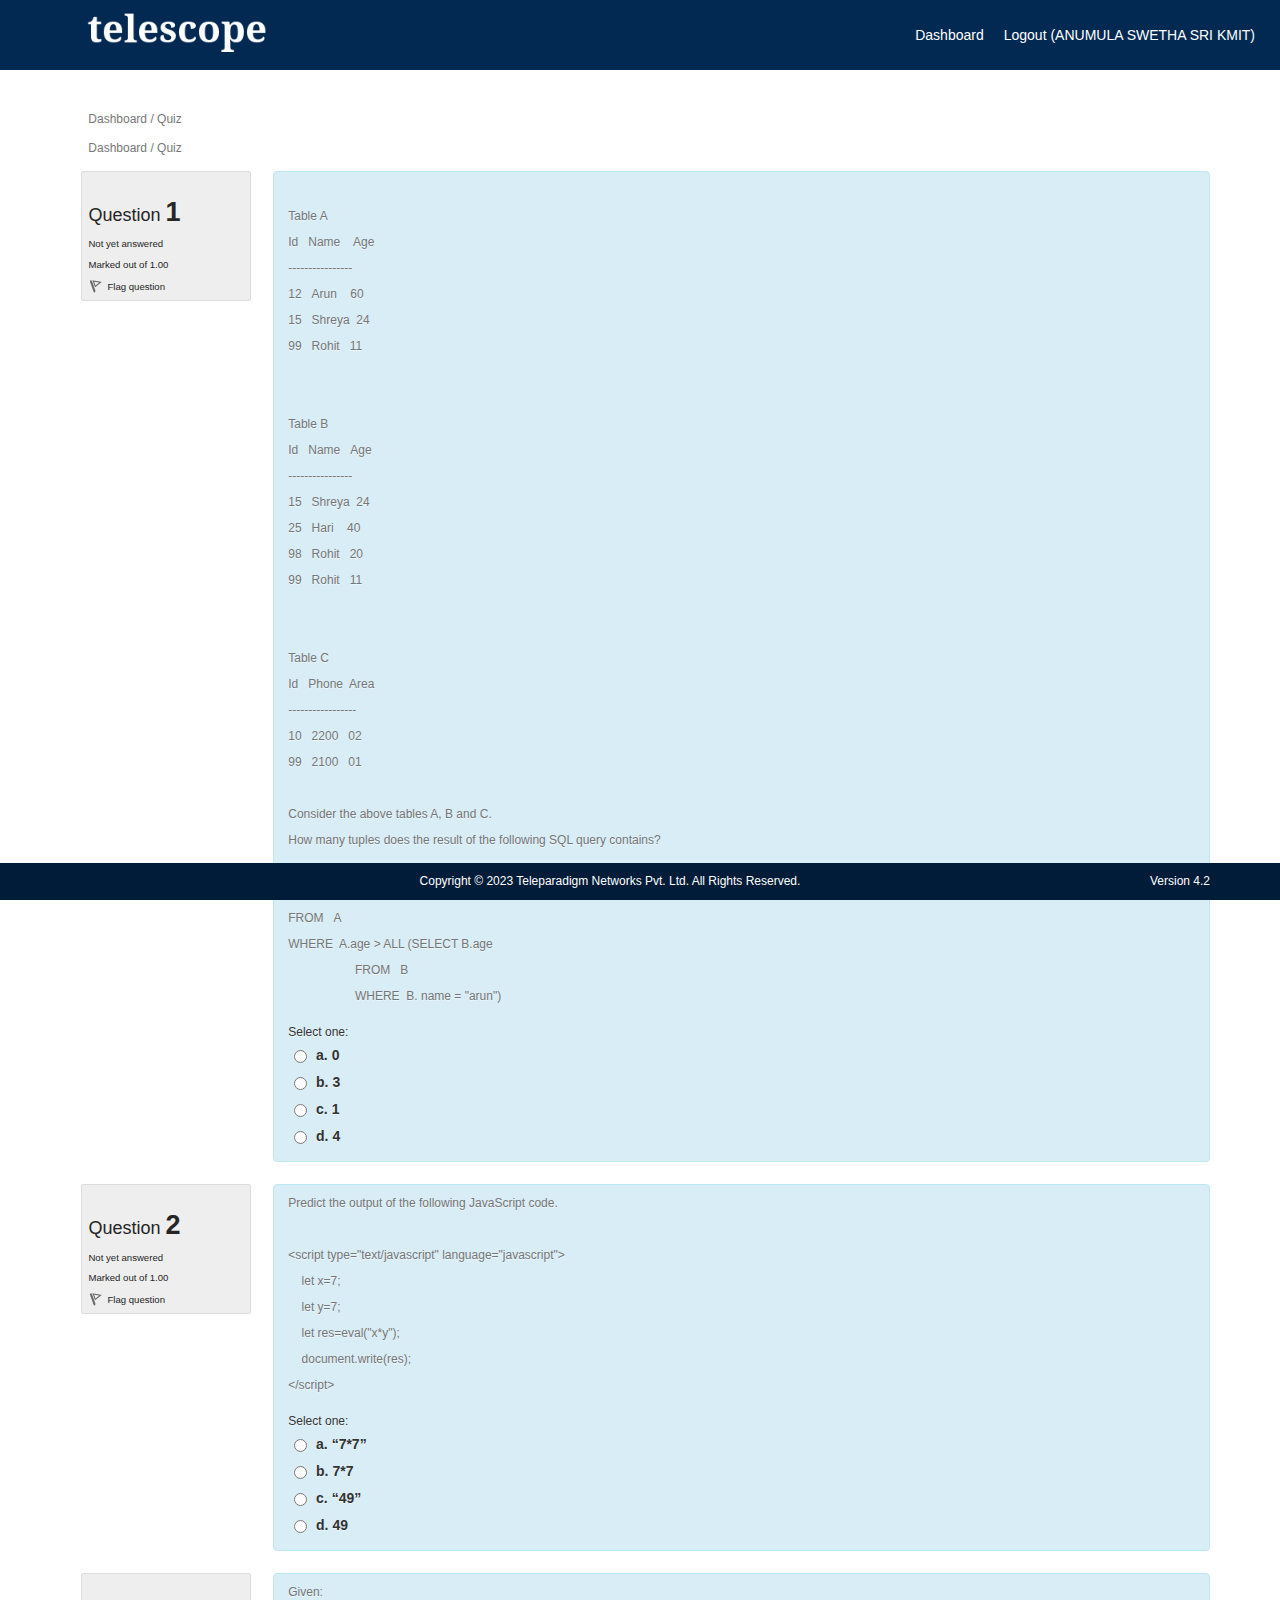
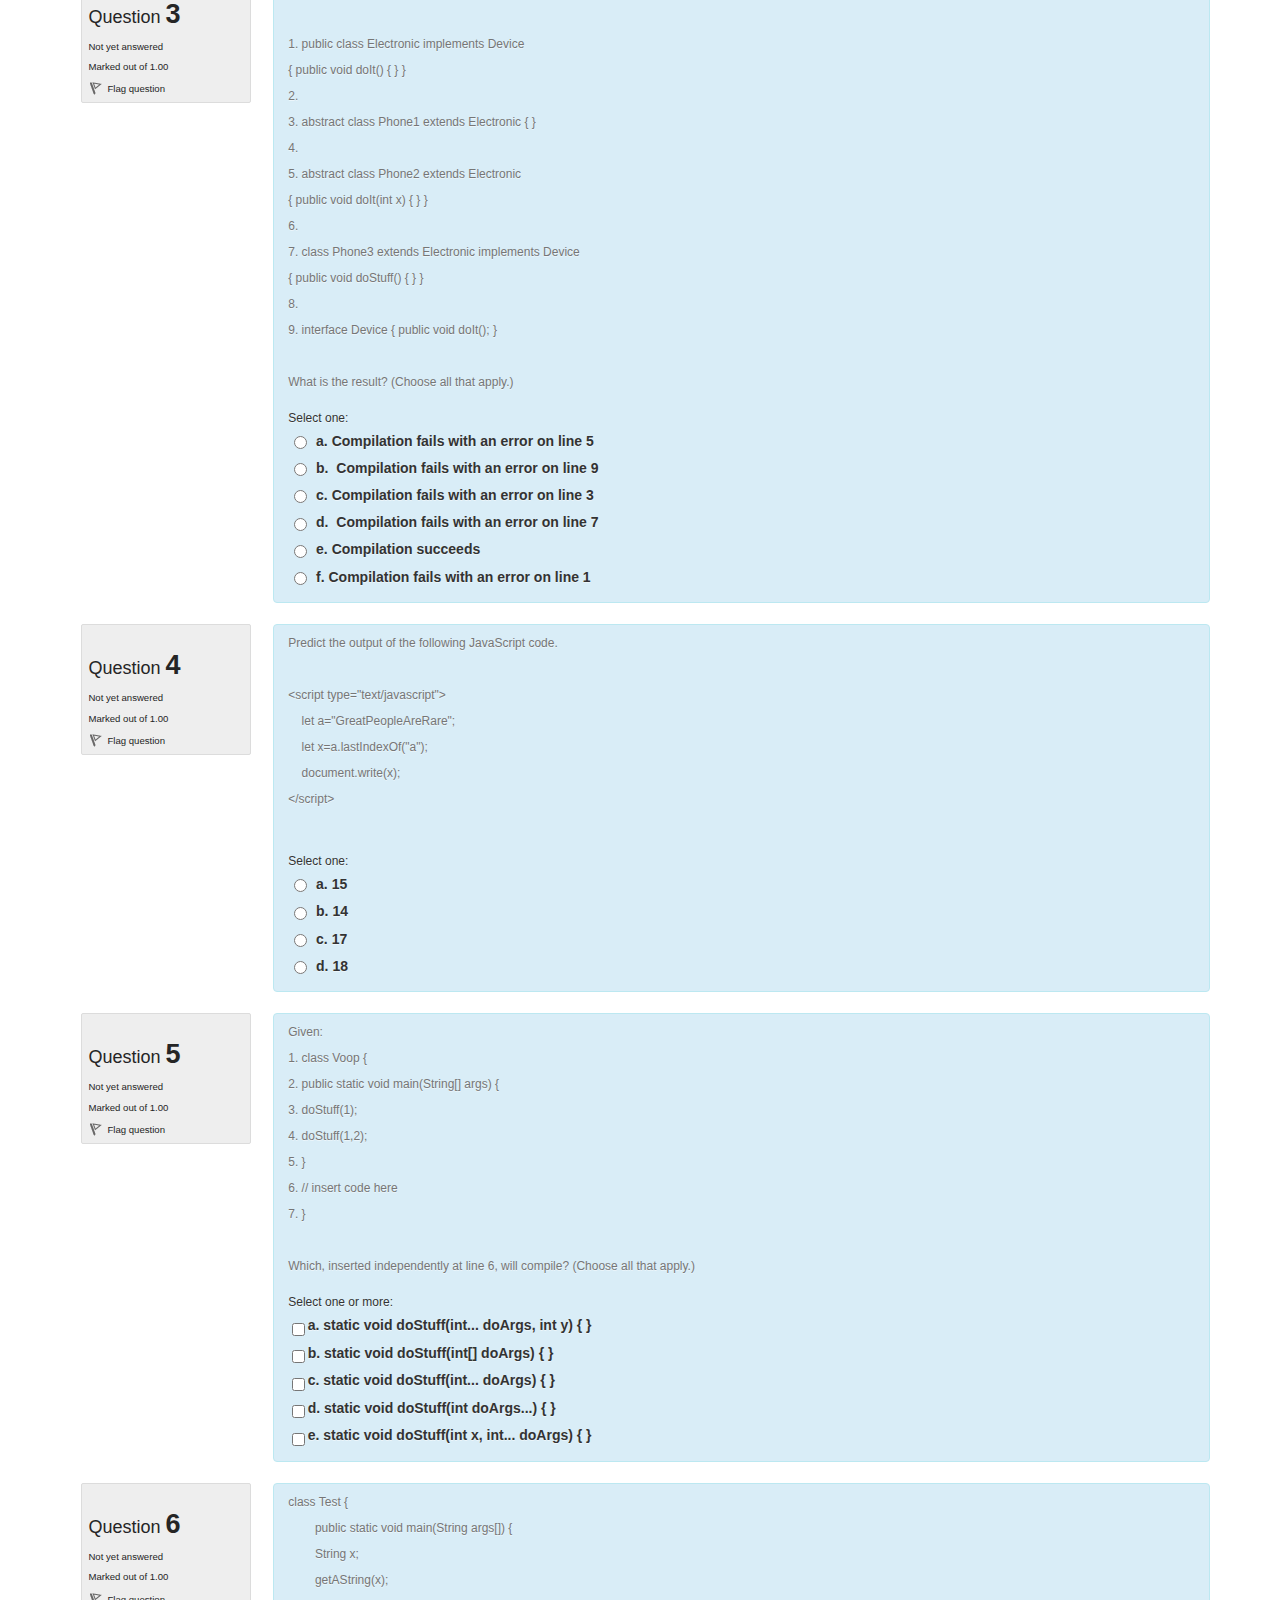
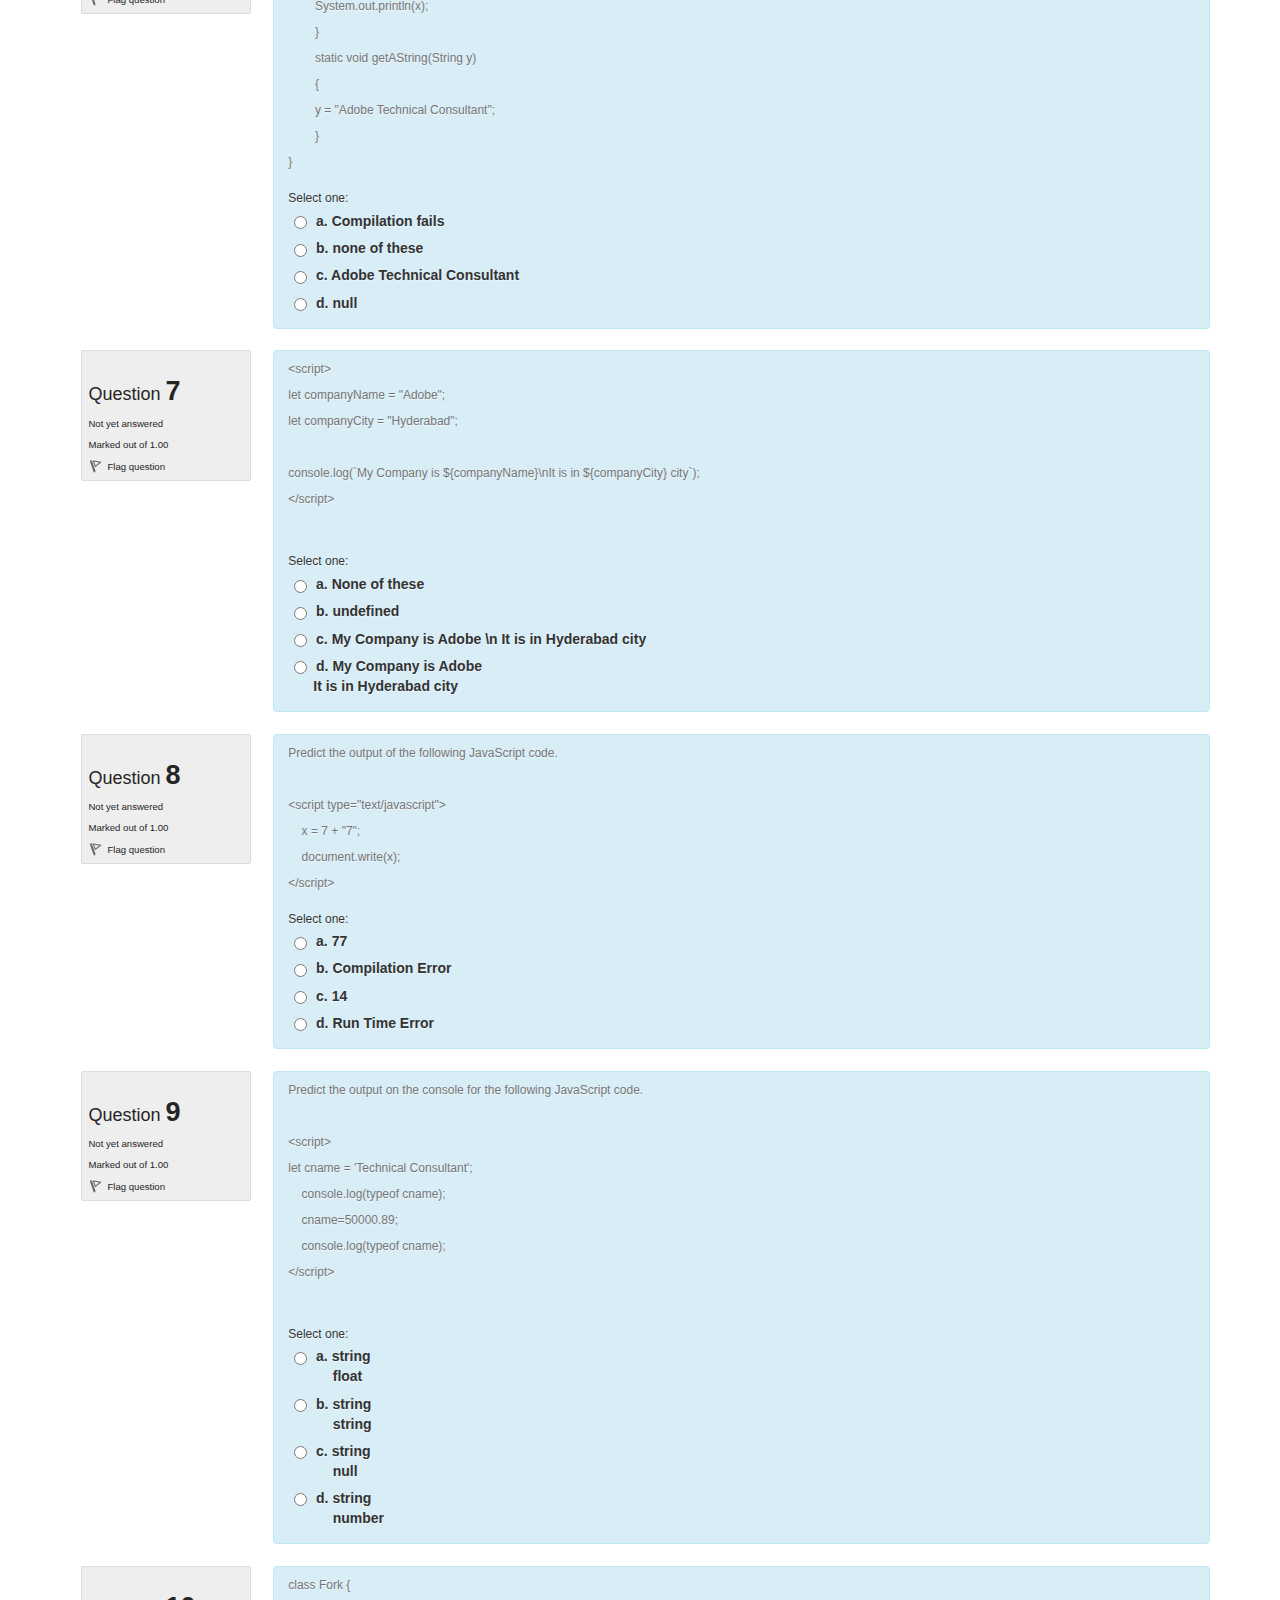
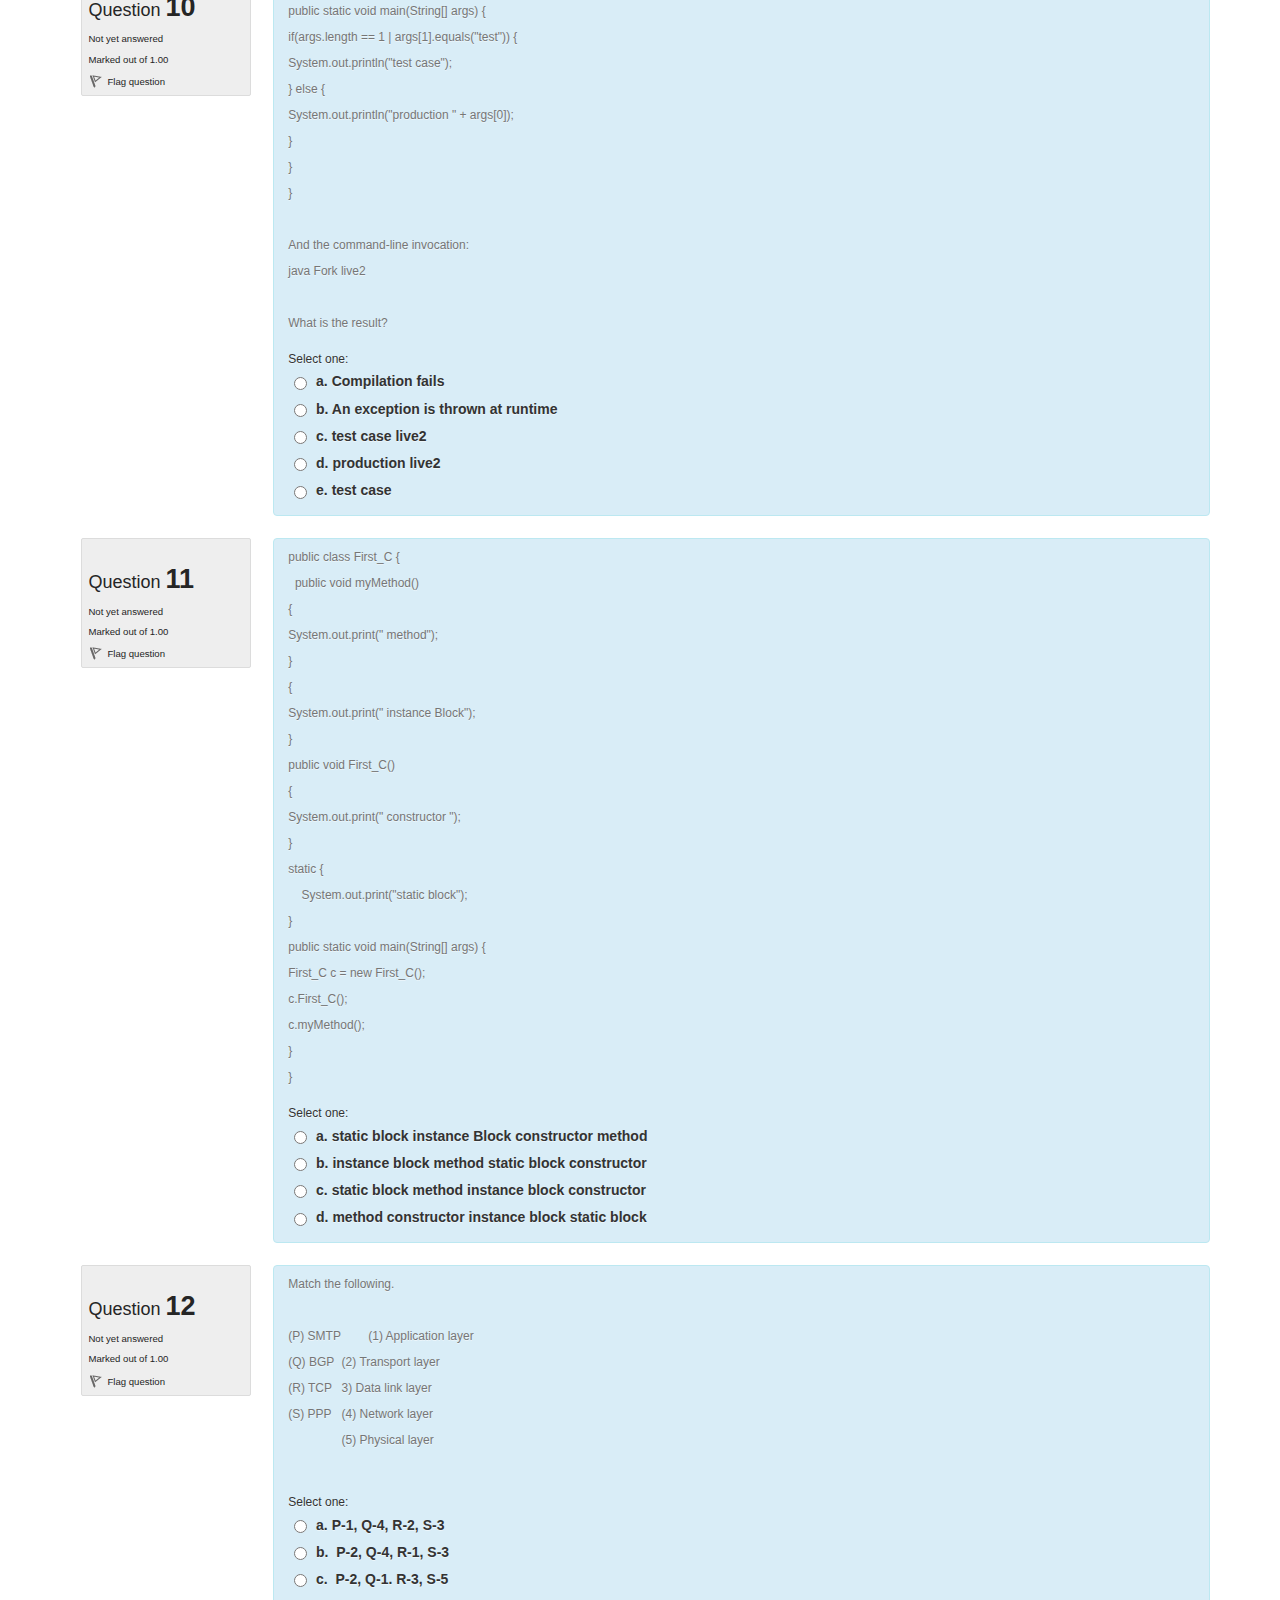
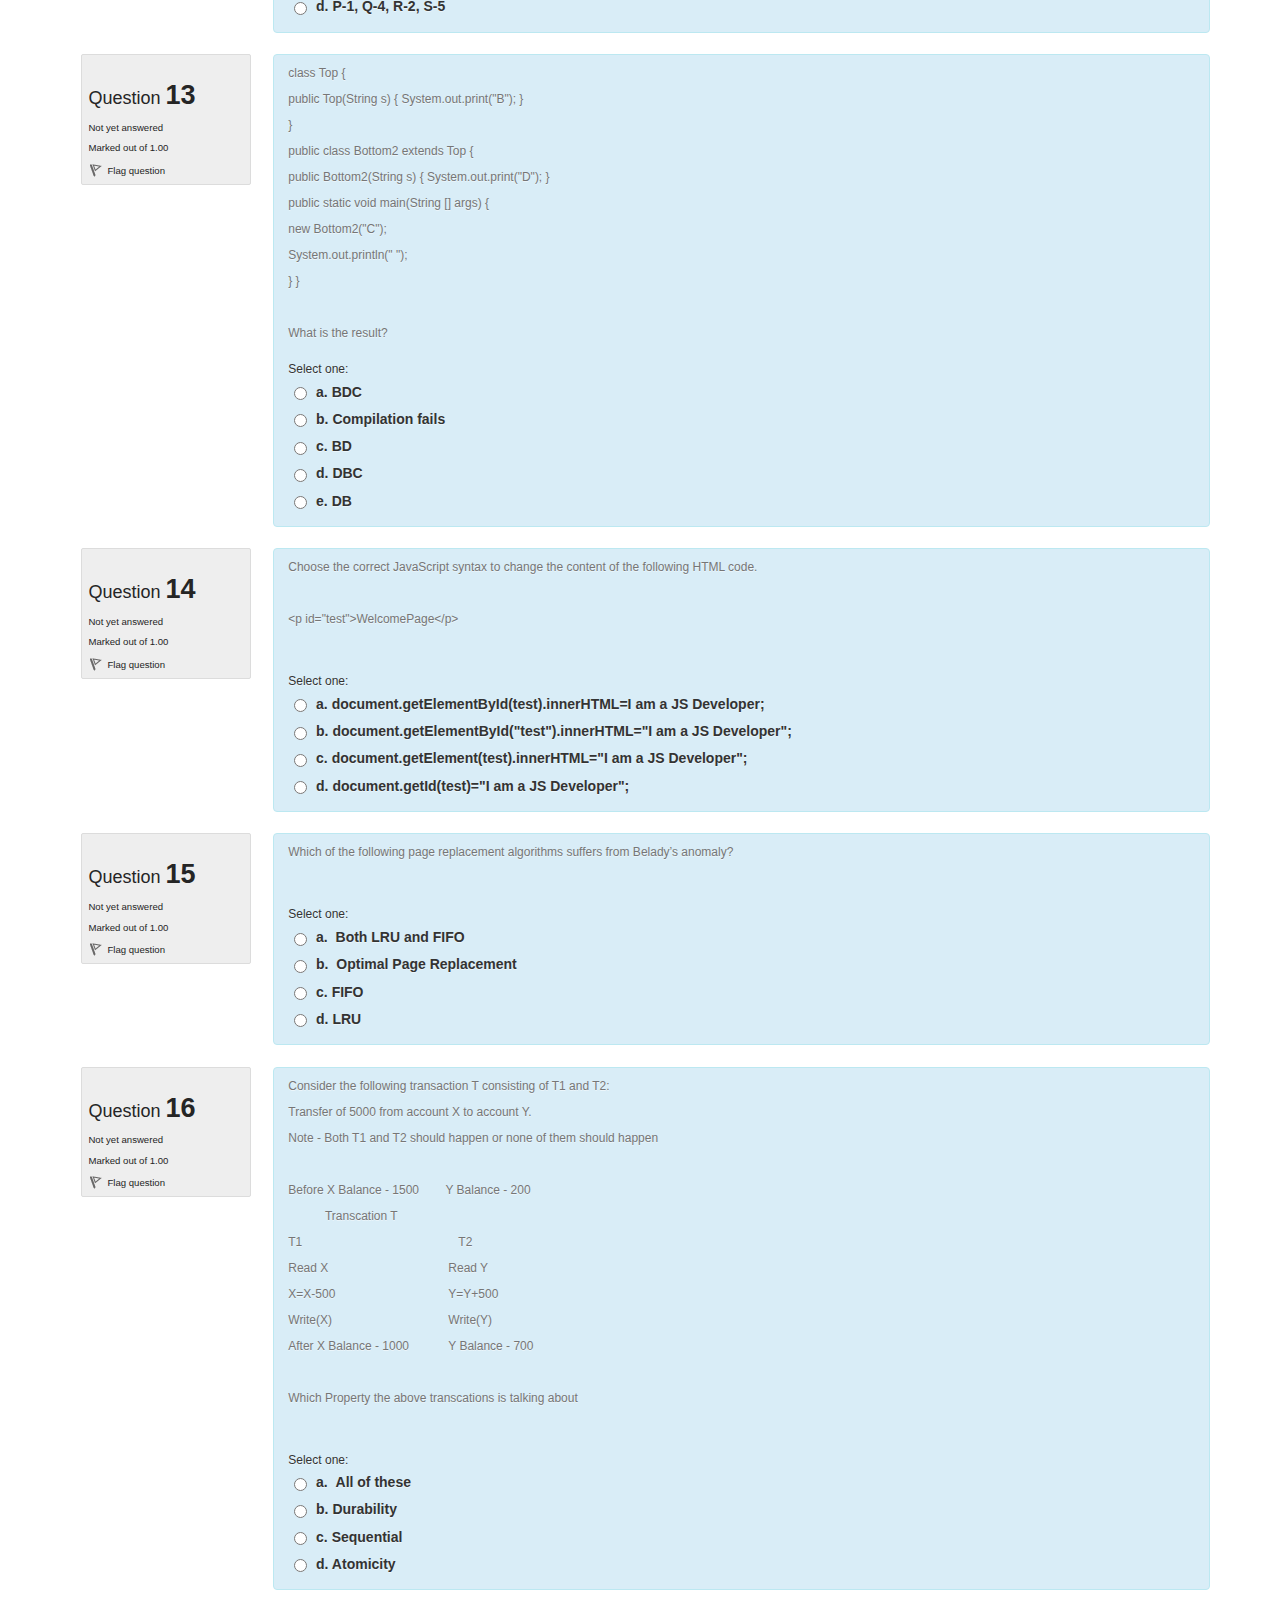
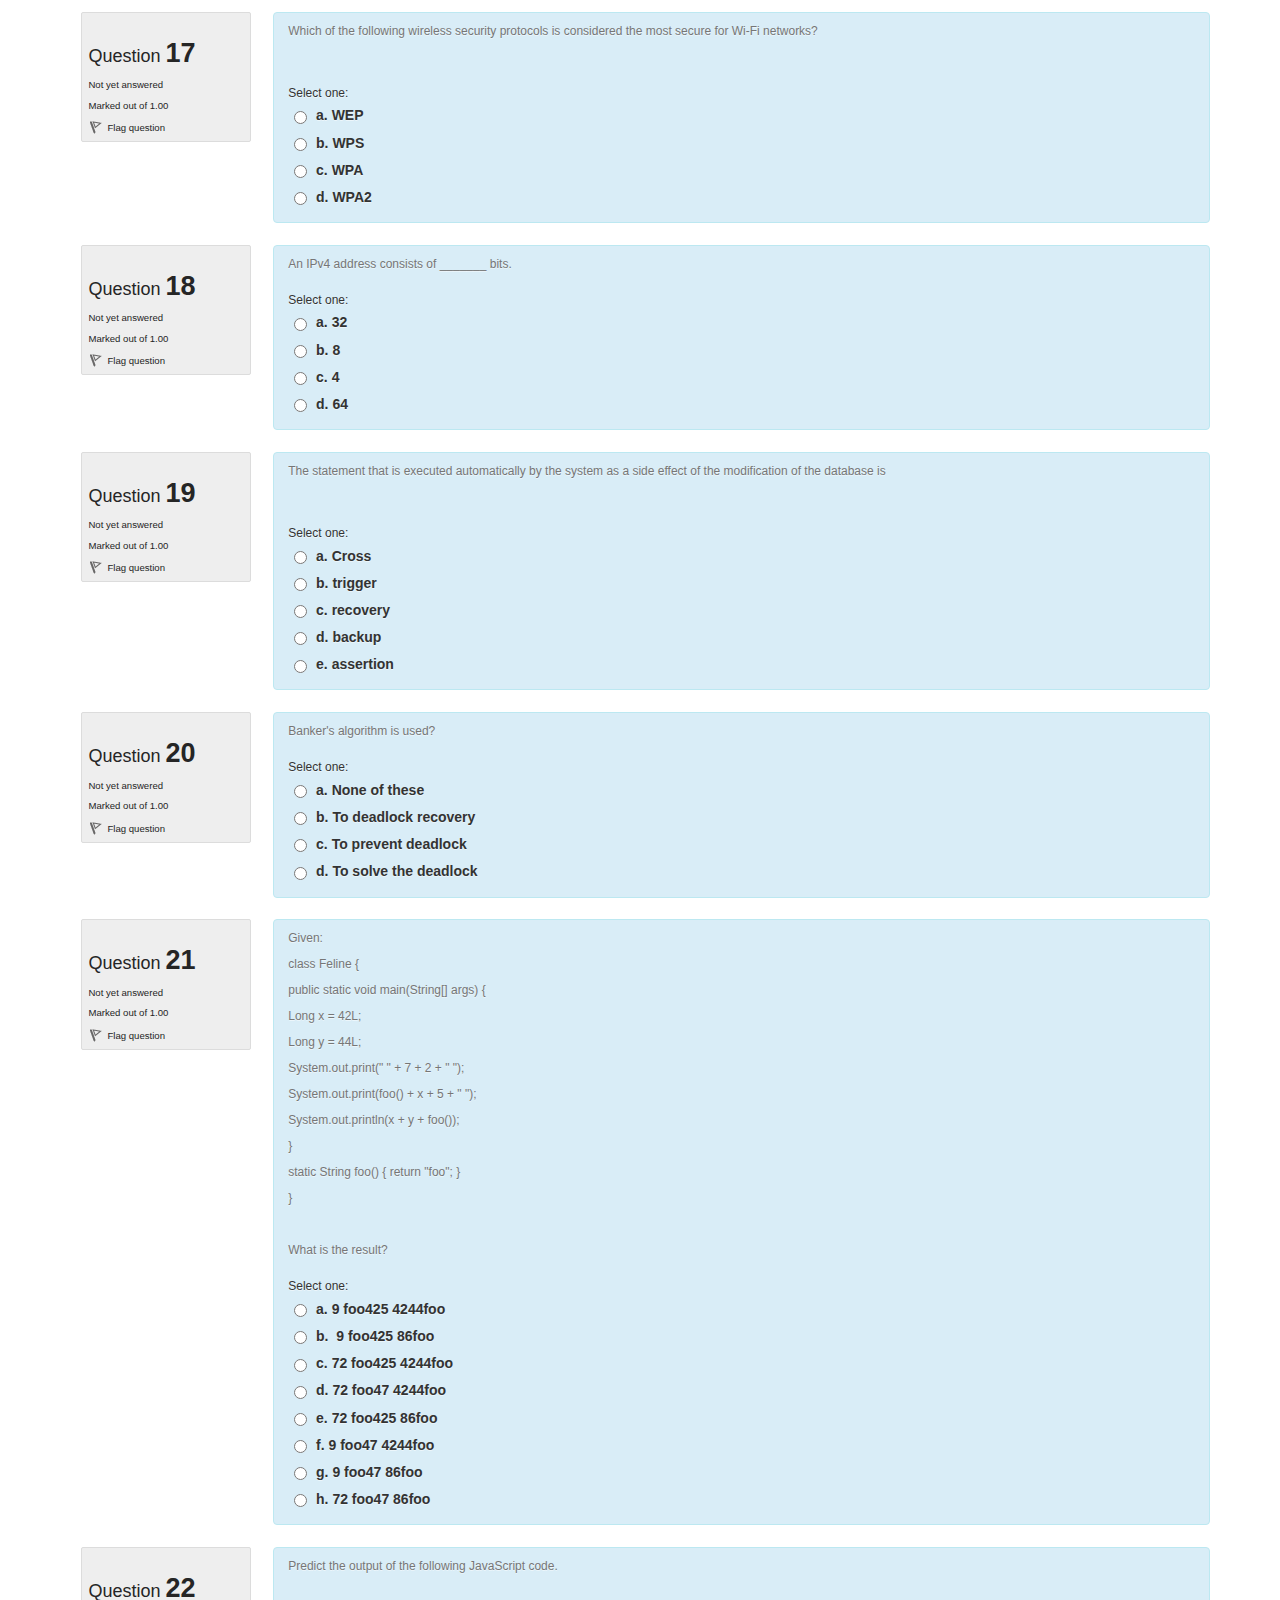
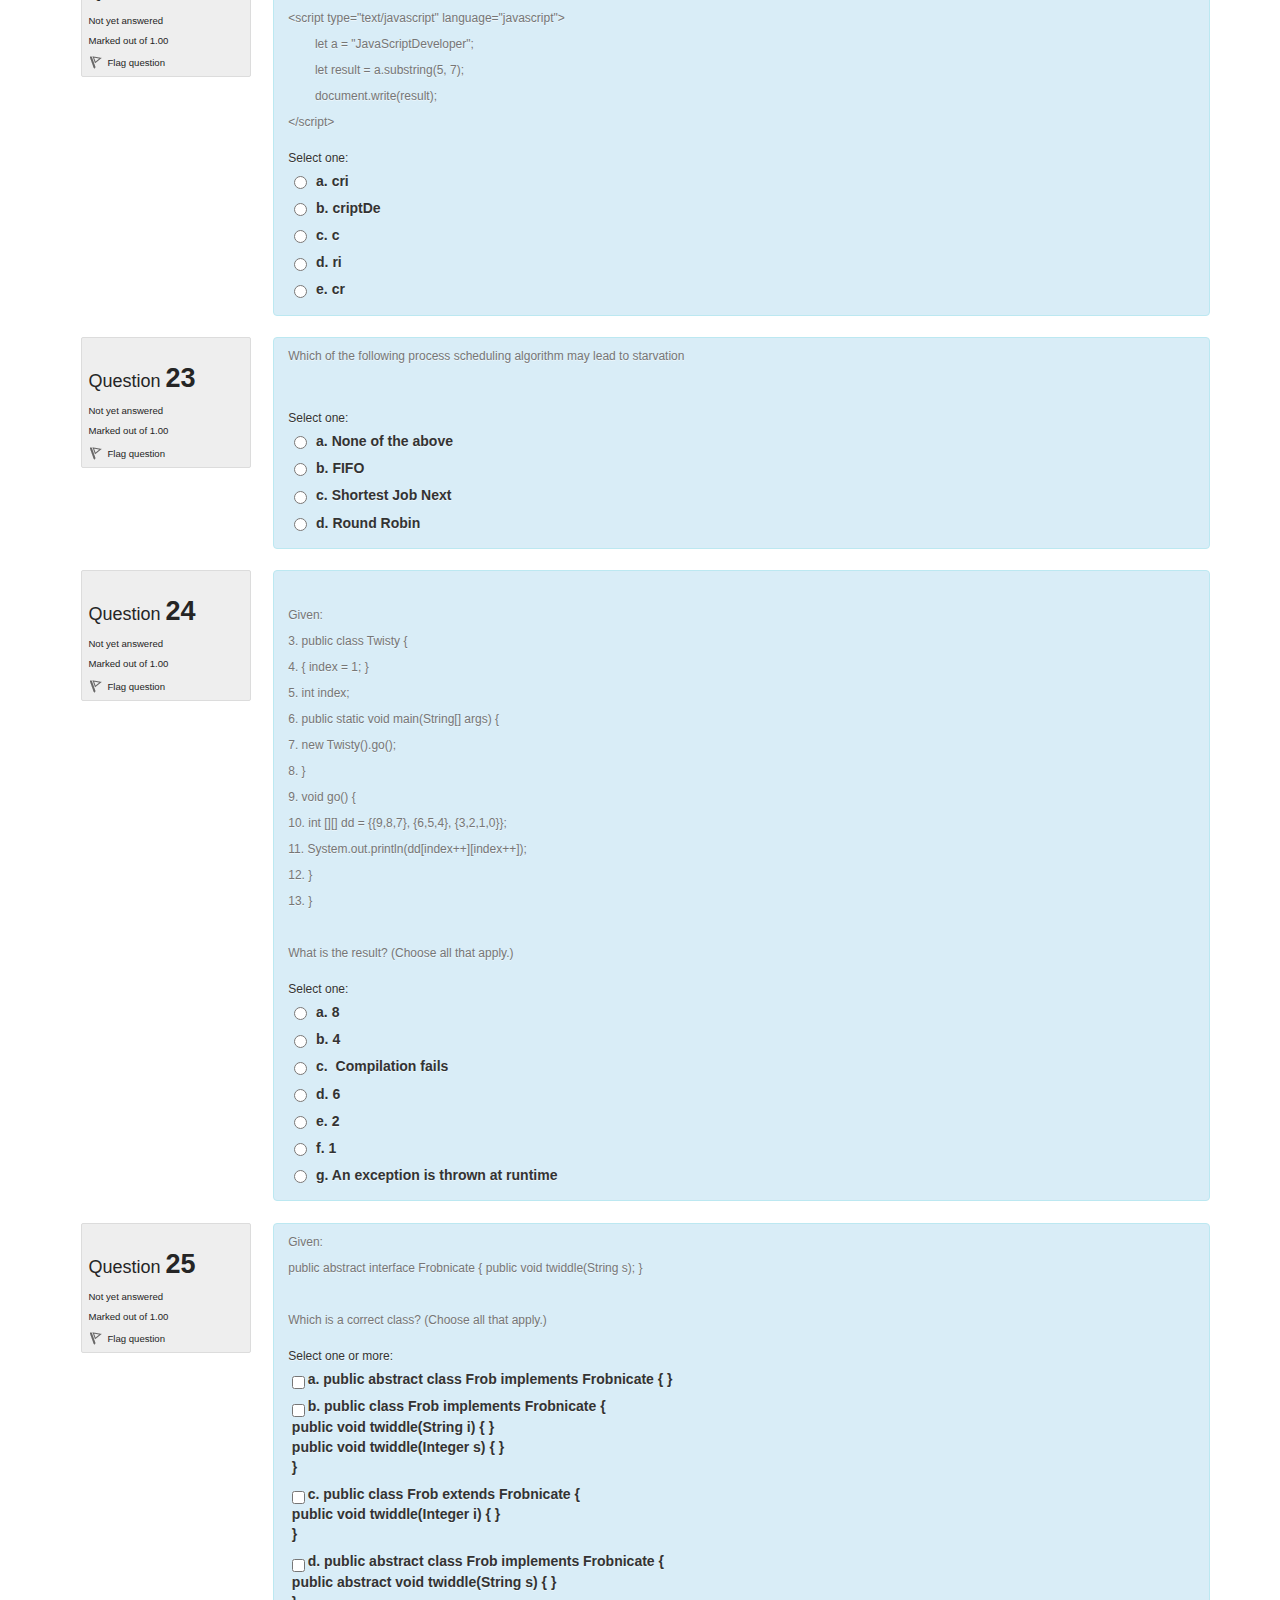
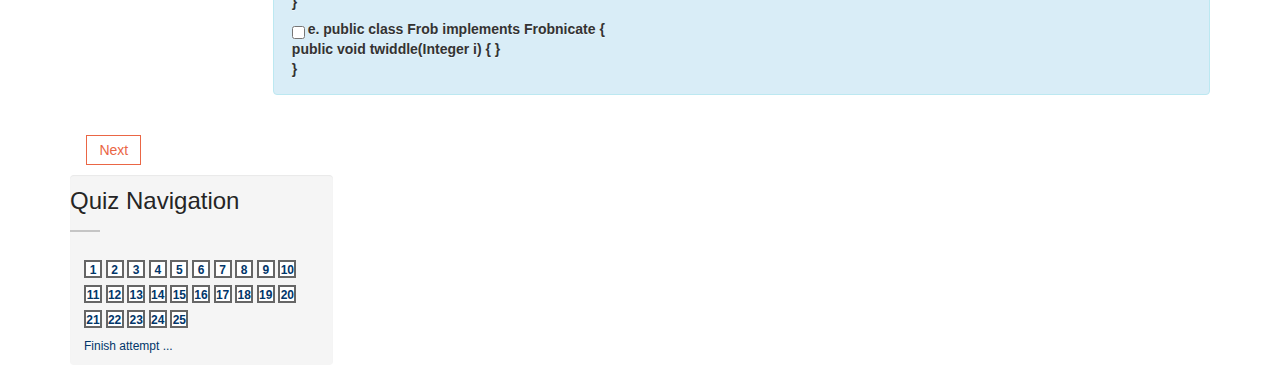
<file: QUIZ_15-09-2023.html>
<!-- saved from url=(0057)http://kmitonline.com/mod/quiz/attempt.php?attempt=463007 -->
<html dir="ltr" lang="en" xml:lang="en" class="yui3-js-enabled"><head><meta http-equiv="Content-Type" content="text/html; charset=UTF-8"><style>
    .formulation{
        margin-left: 17% !important;
    }
    body{
        -webkit-user-select: none;
        -khtml-user-select: none;
        -moz-user-select: none;
        -o-user-select: none;
        user-select: none;
    }

    .que .info {
        float: left;
        width: 15% !important;
        padding: .5em;
        margin-bottom: 1.8em;
        background-color: #eee;
        border: 1px solid #dcdcdc;
        -webkit-border-radius: 2px;
        -moz-border-radius: 2px;
        border-radius: 2px;
        display: inline-block;
    }
@media only screen and (max-width: 500px) {
   .que .info {
        float: left;
        width: 100% !important;
        padding: .5em;
        margin-bottom: 1.8em;
        background-color: #eee;
        border: 1px solid #dcdcdc;
        -webkit-border-radius: 2px;
        -moz-border-radius: 2px;
        border-radius: 2px;
        display: inline-block;
        margin-top: 40%;
    }
.formulation{
        margin-left: 0% !important;
    }
}
    #block-region-side-pre{
        display:block !important;
    }
    .page-landing-page .wrapper {
        display: block;
        height: auto;
        width: auto;
        margin-top: 2%;
    }
    #page-content{
        min-height: 510px;
    }
    .que .content {
        margin: 0px !important;
    }
    aside{
        display: none !important;

    }
</style>
<script type="text/javascript" charset="utf-8" async="" data-requirecontext="_" data-requiremodule="core/first" src="./QUIZ_15-09-2023_files/requirejs.php"></script><script type="text/javascript" charset="utf-8" async="" data-requirecontext="_" data-requiremodule="jqueryprivate" src="./QUIZ_15-09-2023_files/javascript.php"></script><script type="text/javascript" charset="utf-8" async="" data-requirecontext="_" data-requiremodule="jquery" src="./QUIZ_15-09-2023_files/javascript(1).php"></script><script type="text/x-mathjax-config">
MathJax.Hub.Config({
    config: ["Accessible.js", "Safe.js"],
    errorSettings: { message: ["!"] },
    skipStartupTypeset: true,
    messageStyle: "none"
});
</script></head><body id="page-mod-quiz-attempt" class="format-topics  path-mod path-mod-quiz safari dir-ltr lang-en yui-skin-sam yui3-skin-sam kmitonline-com pagelayout-incourse course-1083 context-93518 cmid-41996 category-276 page-sub-page page-landing-page has-region-side-pre used-region-side-pre has-region-side-post empty-region-side-post side-pre-only jsenabled"><input id="baseurl" type="hidden" value="http://kmitonline.com/"><input id="roles" type="hidden" value="1">



    <title>QUIZ_15-09-2023</title>
    <link rel="shortcut icon" href="http://kmitonline.com/theme/image.php/universo/theme/1691480179/favicon">
    
<meta name="keywords" content="moodle, QUIZ_15-09-2023">
<script type="text/javascript">
//<![CDATA[
var M = {}; M.yui = {};
M.pageloadstarttime = new Date();
M.cfg = {"wwwroot":"http:\/\/kmitonline.com","sesskey":"qKXHG9zGFw","loadingicon":"http:\/\/kmitonline.com\/theme\/image.php\/universo\/core\/1691480179\/i\/loading_small","themerev":"1691480179","slasharguments":1,"theme":"universo","jsrev":"1691480179","admin":"admin","svgicons":true};var yui1ConfigFn = function(me) {if(/-skin|reset|fonts|grids|base/.test(me.name)){me.type='css';me.path=me.path.replace(/\.js/,'.css');me.path=me.path.replace(/\/yui2-skin/,'/assets/skins/sam/yui2-skin')}};
var yui2ConfigFn = function(me) {var parts=me.name.replace(/^moodle-/,'').split('-'),component=parts.shift(),module=parts[0],min='-min';if(/-(skin|core)$/.test(me.name)){parts.pop();me.type='css';min=''};if(module){var filename=parts.join('-');me.path=component+'/'+module+'/'+filename+min+'.'+me.type}else me.path=component+'/'+component+'.'+me.type};
YUI_config = {"debug":false,"base":"http:\/\/kmitonline.com\/lib\/yuilib\/3.17.2\/","comboBase":"http:\/\/kmitonline.com\/theme\/yui_combo.php?","combine":true,"filter":null,"insertBefore":"firstthemesheet","groups":{"yui2":{"base":"http:\/\/kmitonline.com\/lib\/yuilib\/2in3\/2.9.0\/build\/","comboBase":"http:\/\/kmitonline.com\/theme\/yui_combo.php?","combine":true,"ext":false,"root":"2in3\/2.9.0\/build\/","patterns":{"yui2-":{"group":"yui2","configFn":yui1ConfigFn}}},"moodle":{"name":"moodle","base":"http:\/\/kmitonline.com\/theme\/yui_combo.php?m\/1691480179\/","combine":true,"comboBase":"http:\/\/kmitonline.com\/theme\/yui_combo.php?","ext":false,"root":"m\/1691480179\/","patterns":{"moodle-":{"group":"moodle","configFn":yui2ConfigFn}},"filter":null,"modules":{"moodle-core-chooserdialogue":{"requires":["base","panel","moodle-core-notification"]},"moodle-core-lockscroll":{"requires":["plugin","base-build"]},"moodle-core-notification":{"requires":["moodle-core-notification-dialogue","moodle-core-notification-alert","moodle-core-notification-confirm","moodle-core-notification-exception","moodle-core-notification-ajaxexception"]},"moodle-core-notification-dialogue":{"requires":["base","node","panel","escape","event-key","dd-plugin","moodle-core-widget-focusafterclose","moodle-core-lockscroll"]},"moodle-core-notification-alert":{"requires":["moodle-core-notification-dialogue"]},"moodle-core-notification-confirm":{"requires":["moodle-core-notification-dialogue"]},"moodle-core-notification-exception":{"requires":["moodle-core-notification-dialogue"]},"moodle-core-notification-ajaxexception":{"requires":["moodle-core-notification-dialogue"]},"moodle-core-actionmenu":{"requires":["base","event","node-event-simulate"]},"moodle-core-dragdrop":{"requires":["base","node","io","dom","dd","event-key","event-focus","moodle-core-notification"]},"moodle-core-blocks":{"requires":["base","node","io","dom","dd","dd-scroll","moodle-core-dragdrop","moodle-core-notification"]},"moodle-core-dock":{"requires":["base","node","event-custom","event-mouseenter","event-resize","escape","moodle-core-dock-loader"]},"moodle-core-dock-loader":{"requires":["escape"]},"moodle-core-checknet":{"requires":["base-base","moodle-core-notification-alert","io-base"]},"moodle-core-handlebars":{"condition":{"trigger":"handlebars","when":"after"}},"moodle-core-popuphelp":{"requires":["moodle-core-tooltip"]},"moodle-core-maintenancemodetimer":{"requires":["base","node"]},"moodle-core-event":{"requires":["event-custom"]},"moodle-core-formchangechecker":{"requires":["base","event-focus"]},"moodle-core-tooltip":{"requires":["base","node","io-base","moodle-core-notification-dialogue","json-parse","widget-position","widget-position-align","event-outside","cache-base"]},"moodle-core-formautosubmit":{"requires":["base","event-key"]},"moodle-core_availability-form":{"requires":["base","node","event","panel","moodle-core-notification-dialogue","json"]},"moodle-backup-backupselectall":{"requires":["node","event","node-event-simulate","anim"]},"moodle-backup-confirmcancel":{"requires":["node","node-event-simulate","moodle-core-notification-confirm"]},"moodle-calendar-info":{"requires":["base","node","event-mouseenter","event-key","overlay","moodle-calendar-info-skin"]},"moodle-course-toolboxes":{"requires":["node","base","event-key","node","io","moodle-course-coursebase","moodle-course-util"]},"moodle-course-util":{"requires":["node"],"use":["moodle-course-util-base"],"submodules":{"moodle-course-util-base":{},"moodle-course-util-section":{"requires":["node","moodle-course-util-base"]},"moodle-course-util-cm":{"requires":["node","moodle-course-util-base"]}}},"moodle-course-management":{"requires":["base","node","io-base","moodle-core-notification-exception","json-parse","dd-constrain","dd-proxy","dd-drop","dd-delegate","node-event-delegate"]},"moodle-course-dragdrop":{"requires":["base","node","io","dom","dd","dd-scroll","moodle-core-dragdrop","moodle-core-notification","moodle-course-coursebase","moodle-course-util"]},"moodle-course-modchooser":{"requires":["moodle-core-chooserdialogue","moodle-course-coursebase"]},"moodle-course-categoryexpander":{"requires":["node","event-key"]},"moodle-course-formatchooser":{"requires":["base","node","node-event-simulate"]},"moodle-form-showadvanced":{"requires":["node","base","selector-css3"]},"moodle-form-passwordunmask":{"requires":["node","base"]},"moodle-form-shortforms":{"requires":["node","base","selector-css3","moodle-core-event"]},"moodle-form-dateselector":{"requires":["base","node","overlay","calendar"]},"moodle-core_message-messenger":{"requires":["escape","handlebars","io-base","moodle-core-notification-ajaxexception","moodle-core-notification-alert","moodle-core-notification-dialogue","moodle-core-notification-exception"]},"moodle-question-chooser":{"requires":["moodle-core-chooserdialogue"]},"moodle-question-searchform":{"requires":["base","node"]},"moodle-question-preview":{"requires":["base","dom","event-delegate","event-key","core_question_engine"]},"moodle-question-qbankmanager":{"requires":["node","selector-css3"]},"moodle-availability_completion-form":{"requires":["base","node","event","moodle-core_availability-form"]},"moodle-availability_date-form":{"requires":["base","node","event","io","moodle-core_availability-form"]},"moodle-availability_grade-form":{"requires":["base","node","event","moodle-core_availability-form"]},"moodle-availability_group-form":{"requires":["base","node","event","moodle-core_availability-form"]},"moodle-availability_grouping-form":{"requires":["base","node","event","moodle-core_availability-form"]},"moodle-availability_profile-form":{"requires":["base","node","event","moodle-core_availability-form"]},"moodle-qtype_ddimageortext-dd":{"requires":["node","dd","dd-drop","dd-constrain"]},"moodle-qtype_ddimageortext-form":{"requires":["moodle-qtype_ddimageortext-dd","form_filepicker"]},"moodle-qtype_ddwtos-dd":{"requires":["node","dd","dd-drop","dd-constrain"]},"moodle-mod_assign-history":{"requires":["node","transition"]},"moodle-mod_forum-subscriptiontoggle":{"requires":["base-base","io-base"]},"moodle-mod_quiz-toolboxes":{"requires":["base","node","event","event-key","io","moodle-mod_quiz-quizbase","moodle-mod_quiz-util-slot","moodle-core-notification-ajaxexception"]},"moodle-mod_quiz-util":{"requires":["node"],"use":["moodle-mod_quiz-util-base"],"submodules":{"moodle-mod_quiz-util-base":{},"moodle-mod_quiz-util-slot":{"requires":["node","moodle-mod_quiz-util-base"]},"moodle-mod_quiz-util-page":{"requires":["node","moodle-mod_quiz-util-base"]}}},"moodle-mod_quiz-quizquestionbank":{"requires":["base","event","node","io","io-form","yui-later","moodle-question-qbankmanager","moodle-core-notification-dialogue"]},"moodle-mod_quiz-dragdrop":{"requires":["base","node","io","dom","dd","dd-scroll","moodle-core-dragdrop","moodle-core-notification","moodle-mod_quiz-quizbase","moodle-mod_quiz-util-base","moodle-mod_quiz-util-page","moodle-mod_quiz-util-slot","moodle-course-util"]},"moodle-mod_quiz-randomquestion":{"requires":["base","event","node","io","moodle-core-notification-dialogue"]},"moodle-mod_quiz-quizbase":{"requires":["base","node"]},"moodle-mod_quiz-repaginate":{"requires":["base","event","node","io","moodle-core-notification-dialogue"]},"moodle-mod_quiz-questionchooser":{"requires":["moodle-core-chooserdialogue","moodle-mod_quiz-util","querystring-parse"]},"moodle-mod_quiz-autosave":{"requires":["base","node","event","event-valuechange","node-event-delegate","io-form"]},"moodle-mod_quiz-modform":{"requires":["base","node","event"]},"moodle-message_airnotifier-toolboxes":{"requires":["base","node","io"]},"moodle-block_navigation-navigation":{"requires":["base","io-base","node","event-synthetic","event-delegate","json-parse"]},"moodle-filter_glossary-autolinker":{"requires":["base","node","io-base","json-parse","event-delegate","overlay","moodle-core-event","moodle-core-notification-alert","moodle-core-notification-exception","moodle-core-notification-ajaxexception"]},"moodle-filter_mathjaxloader-loader":{"requires":["moodle-core-event"]},"moodle-editor_atto-rangy":{"requires":[]},"moodle-editor_atto-editor":{"requires":["node","transition","io","overlay","escape","event","event-simulate","event-custom","node-event-html5","yui-throttle","moodle-core-notification-dialogue","moodle-core-notification-confirm","moodle-editor_atto-rangy","handlebars","timers"]},"moodle-editor_atto-plugin":{"requires":["node","base","escape","event","event-outside","handlebars","event-custom","timers","moodle-editor_atto-menu"]},"moodle-editor_atto-menu":{"requires":["moodle-core-notification-dialogue","node","event","event-custom"]},"moodle-report_eventlist-eventfilter":{"requires":["base","event","node","node-event-delegate","datatable","autocomplete","autocomplete-filters"]},"moodle-report_loglive-fetchlogs":{"requires":["base","event","node","io","node-event-delegate"]},"moodle-gradereport_grader-gradereporttable":{"requires":["base","node","event","handlebars","overlay","event-hover"]},"moodle-gradereport_history-userselector":{"requires":["escape","event-delegate","event-key","handlebars","io-base","json-parse","moodle-core-notification-dialogue"]},"moodle-tool_capability-search":{"requires":["base","node"]},"moodle-tool_monitor-dropdown":{"requires":["base","event","node"]},"moodle-assignfeedback_editpdf-editor":{"requires":["base","event","node","io","graphics","json","event-move","event-resize","querystring-stringify-simple","moodle-core-notification-dialog","moodle-core-notification-exception","moodle-core-notification-ajaxexception"]},"moodle-atto_accessibilitychecker-button":{"requires":["color-base","moodle-editor_atto-plugin"]},"moodle-atto_accessibilityhelper-button":{"requires":["moodle-editor_atto-plugin"]},"moodle-atto_align-button":{"requires":["moodle-editor_atto-plugin"]},"moodle-atto_bold-button":{"requires":["moodle-editor_atto-plugin"]},"moodle-atto_charmap-button":{"requires":["moodle-editor_atto-plugin"]},"moodle-atto_clear-button":{"requires":["moodle-editor_atto-plugin"]},"moodle-atto_collapse-button":{"requires":["moodle-editor_atto-plugin"]},"moodle-atto_emoticon-button":{"requires":["moodle-editor_atto-plugin"]},"moodle-atto_equation-button":{"requires":["moodle-editor_atto-plugin","moodle-core-event","io","event-valuechange","tabview","array-extras"]},"moodle-atto_html-button":{"requires":["moodle-editor_atto-plugin","event-valuechange"]},"moodle-atto_image-button":{"requires":["moodle-editor_atto-plugin"]},"moodle-atto_indent-button":{"requires":["moodle-editor_atto-plugin"]},"moodle-atto_italic-button":{"requires":["moodle-editor_atto-plugin"]},"moodle-atto_link-button":{"requires":["moodle-editor_atto-plugin"]},"moodle-atto_managefiles-usedfiles":{"requires":["node","escape"]},"moodle-atto_managefiles-button":{"requires":["moodle-editor_atto-plugin"]},"moodle-atto_media-button":{"requires":["moodle-editor_atto-plugin"]},"moodle-atto_noautolink-button":{"requires":["moodle-editor_atto-plugin"]},"moodle-atto_orderedlist-button":{"requires":["moodle-editor_atto-plugin"]},"moodle-atto_rtl-button":{"requires":["moodle-editor_atto-plugin"]},"moodle-atto_strike-button":{"requires":["moodle-editor_atto-plugin"]},"moodle-atto_subscript-button":{"requires":["moodle-editor_atto-plugin"]},"moodle-atto_superscript-button":{"requires":["moodle-editor_atto-plugin"]},"moodle-atto_table-button":{"requires":["moodle-editor_atto-plugin","moodle-editor_atto-menu","event","event-valuechange"]},"moodle-atto_title-button":{"requires":["moodle-editor_atto-plugin"]},"moodle-atto_underline-button":{"requires":["moodle-editor_atto-plugin"]},"moodle-atto_undo-button":{"requires":["moodle-editor_atto-plugin"]},"moodle-atto_unorderedlist-button":{"requires":["moodle-editor_atto-plugin"]}}},"gallery":{"name":"gallery","base":"http:\/\/kmitonline.com\/lib\/yuilib\/gallery\/","combine":true,"comboBase":"http:\/\/kmitonline.com\/theme\/yui_combo.php?","ext":false,"root":"gallery\/1691480179\/","patterns":{"gallery-":{"group":"gallery"}}}},"modules":{"core_filepicker":{"name":"core_filepicker","fullpath":"http:\/\/kmitonline.com\/lib\/javascript.php\/1691480179\/repository\/filepicker.js","requires":["base","node","node-event-simulate","json","async-queue","io-base","io-upload-iframe","io-form","yui2-treeview","panel","cookie","datatable","datatable-sort","resize-plugin","dd-plugin","escape","moodle-core_filepicker"]},"core_question_flags":{"name":"core_question_flags","fullpath":"http:\/\/kmitonline.com\/lib\/javascript.php\/1691480179\/question\/flags.js","requires":["base","dom","event-delegate","io-base"]},"core_question_engine":{"name":"core_question_engine","fullpath":"http:\/\/kmitonline.com\/lib\/javascript.php\/1691480179\/question\/qengine.js","requires":["node","event"]},"mod_quiz":{"name":"mod_quiz","fullpath":"http:\/\/kmitonline.com\/lib\/javascript.php\/1691480179\/mod\/quiz\/module.js","requires":["base","dom","event-delegate","event-key","core_question_engine","moodle-core-formchangechecker"]}}};
M.yui.loader = {modules: {}};

//]]>
</script>
<link rel="stylesheet" type="text/css" href="./QUIZ_15-09-2023_files/combo"><script type="text/javascript" src="./QUIZ_15-09-2023_files/combo(1)"></script><div id="yui3-css-stamp" style="position: absolute !important; visibility: hidden !important" class=""></div><script charset="utf-8" id="yui_3_17_2_2_1694760341878_9" src="./QUIZ_15-09-2023_files/combo(2)" async=""></script><script charset="utf-8" id="yui_3_17_2_2_1694760341878_360" src="./QUIZ_15-09-2023_files/javascript(2).php" async=""></script><script charset="utf-8" id="yui_3_17_2_2_1694760341878_562" src="./QUIZ_15-09-2023_files/javascript(3).php" async=""></script><script charset="utf-8" id="yui_3_17_2_2_1694760341878_563" src="./QUIZ_15-09-2023_files/javascript(4).php" async=""></script><script charset="utf-8" id="yui_3_17_2_2_1694760341878_564" src="./QUIZ_15-09-2023_files/combo(3)" async=""></script><link charset="utf-8" rel="stylesheet" id="yui_3_17_2_2_1694760341878_592" href="./QUIZ_15-09-2023_files/combo(4)"><script charset="utf-8" id="yui_3_17_2_2_1694760341878_593" src="./QUIZ_15-09-2023_files/combo(5)" async=""></script><script charset="utf-8" id="yui_3_17_2_2_1694760341878_601" src="./QUIZ_15-09-2023_files/combo(6)" async=""></script><script id="firstthemesheet" type="text/css">/** Required in order to fix style inclusion problems in IE with YUI **/</script><link rel="stylesheet" type="text/css" href="./QUIZ_15-09-2023_files/styles.php">
<link rel="stylesheet" type="text/css" href="./QUIZ_15-09-2023_files/custom.css">
<script type="text/javascript" src="./QUIZ_15-09-2023_files/javascript(5).php"></script>
<script type="text/javascript" src="./QUIZ_15-09-2023_files/javascript(6).php"></script>
<script type="text/javascript" src="./QUIZ_15-09-2023_files/javascript(7).php"></script>
    <!--<link href='https://fonts.googleapis.com/css?family=Montserrat' rel='stylesheet' type='text/css'>-->
    <meta name="viewport" content="width=device-width, initial-scale=1.0">





<div class="skiplinks"><a class="skip" href="http://kmitonline.com/mod/quiz/attempt.php?attempt=463007#maincontent">Skip to main content</a></div>
<script type="text/javascript">
//<![CDATA[
document.body.className += ' jsenabled';
//]]>
</script>


<header role="banner" class="navbar navbar-fixed-top moodle-has-zindex page-landing-page">
    <nav role="navigation" class="navbar-inner">
        <div class="container-fluid navigation-wrapper">
            <a class="brand" style="background-color: #012951 !important;" href="http://kmitonline.com/">
                <img src="./QUIZ_15-09-2023_files/logo.png">
            </a>
           
            <nav style="width: auto; float: right;">
                <ul style="float: left; margin: 0px;">
                                        <li class="lik"><a href="http://kmitonline.com/">Dashboard</a></li>
                    <li class="lik"><a href="http://kmitonline.com/login/logout.php?sesskey=qKXHG9zGFw">Logout (ANUMULA SWETHA SRI KMIT)</a></li></ul>
                            </nav>
            <div class="nav-collapse collapse">
                                <ul class="nav pull-right">
                    <li></li>
                </ul>
            </div>
        </div>
    </nav>
</header>

<div id="page" class="wrapper">
    <header id="page-header" class="clearfix"><div class="page-context-header"><div class="page-header-headings"><h1>Adobe JAVA</h1></div></div><div class="clearfix" id="page-navbar"><nav class="breadcrumb-nav"><span class="accesshide">Page path</span><ul class="breadcrumb"><li><a href="http://kmitonline.com/my/">Dashboard</a> </li><li><a href="http://kmitonline.com/course/index.php?categoryid=268">2023-24 KMIT</a> </li><li><a href="http://kmitonline.com/course/index.php?categoryid=269">SEM I</a> </li><li><a href="http://kmitonline.com/course/index.php?categoryid=277">IV Year</a> </li><li><a href="http://kmitonline.com/course/index.php?categoryid=276">Recruitment 2023-24</a> </li><li><a title="Adobe JAVA" href="http://kmitonline.com/course/view.php?id=1083">Adobe JAVA</a> </li><li><span tabindex="0">CLASS_JAVA-15-09-2023</span> </li><li><a title="Quiz" href="http://kmitonline.com/mod/quiz/view.php?id=41996">QUIZ_15-09-2023</a></li></ul></nav><div class="breadcrumb-button"></div><div id="navbar" style="padding:0% 5% 1% 2%;"> <a id="dlink" href="http://kmitonline.com/student/dashboard.php">Dashboard</a> <span> / <span><b>Quiz</b></span></span></div></div><div id="course-header"></div></header>
    <div id="page-content" class="row-fluid container">
        <div id="region-main-box" class="span9">
            <div class="row-fluid" id="yui_3_17_2_2_1694760341878_622">
                <section id="region-main" class="span8 pull-right">
                    <div role="main" id="yui_3_17_2_2_1694760341878_621"><span id="maincontent"></span><form action="http://kmitonline.com/mod/quiz/processattempt.php" method="post" enctype="multipart/form-data" accept-charset="utf-8" id="responseform" autocomplete="off"><div id="yui_3_17_2_2_1694760341878_609"><div id="q19" class="que multichoice deferredfeedback notyetanswered"><div class="info"><h3 class="no">Question <span class="qno">1</span></h3><div class="state">Not yet answered</div><div class="grade">Marked out of 1.00</div><div class="questionflag editable" aria-atomic="true" aria-relevant="text" aria-live="assertive" id="yui_3_17_2_2_1694760341878_362"><input type="hidden" name="q467887:19_:flagged" value="0" id="yui_3_17_2_2_1694760341878_19"><input type="hidden" value="qaid=50620&amp;qubaid=467887&amp;qid=143992&amp;slot=19&amp;checksum=472cb6ea3616d9b50b84b7dbbeb9f9b3&amp;sesskey=qKXHG9zGFw&amp;newstate=" class="questionflagpostdata" id="yui_3_17_2_2_1694760341878_20">
<input type="hidden" class="questionflagvalue" id="q467887:19_:flaggedcheckbox" name="q467887:19_:flagged" value="0"><input type="image" class="questionflagimage" src="./QUIZ_15-09-2023_files/unflagged.png" title="Flag this question for future reference" alt="Not flagged"><span class="questionflagtext" title="Flag this question for future reference">Flag question</span></div></div><div class="content" id="yui_3_17_2_2_1694760341878_918"><div class="formulation" id="yui_3_17_2_2_1694760341878_917"><h4 class="accesshide">Question text</h4><input type="hidden" name="q467887:19_:sequencecheck" value="1" id="yui_3_17_2_2_1694760341878_21"><div class="qtext" id="yui_3_17_2_2_1694760341878_916"><p><br></p><p>Table A</p><p>Id&nbsp; &nbsp;Name&nbsp; &nbsp; Age</p><p>----------------</p><p id="yui_3_17_2_2_1694760341878_915">12&nbsp; &nbsp;Arun&nbsp; &nbsp; 60</p><p>15&nbsp; &nbsp;Shreya&nbsp; 24</p><p>99&nbsp; &nbsp;Rohit&nbsp; &nbsp;11</p><p><br></p><p><br></p><p>Table B</p><p>Id&nbsp; &nbsp;Name&nbsp; &nbsp;Age</p><p>----------------</p><p>15&nbsp; &nbsp;Shreya&nbsp; 24</p><p>25&nbsp; &nbsp;Hari&nbsp; &nbsp; 40</p><p>98&nbsp; &nbsp;Rohit&nbsp; &nbsp;20</p><p>99&nbsp; &nbsp;Rohit&nbsp; &nbsp;11</p><p><br></p><p><br></p><p>Table C</p><p>Id&nbsp; &nbsp;Phone&nbsp; Area</p><p>-----------------</p><p>10&nbsp; &nbsp;2200&nbsp; &nbsp;02&nbsp;&nbsp;</p><p>99&nbsp; &nbsp;2100&nbsp; &nbsp;01</p><p><br></p><p>Consider the above tables A, B and C.&nbsp;</p><p>How many tuples does the result of the following SQL query contains?</p><p><br></p><p>SELECT A.id&nbsp;</p><p>FROM&nbsp; &nbsp;A&nbsp;</p><p>WHERE&nbsp; A.age &gt; ALL (SELECT B.age&nbsp;</p><p>&nbsp; &nbsp; &nbsp; &nbsp; &nbsp; &nbsp; &nbsp; &nbsp; &nbsp; &nbsp; FROM&nbsp; &nbsp;B&nbsp;</p><p>&nbsp; &nbsp; &nbsp; &nbsp; &nbsp; &nbsp; &nbsp; &nbsp; &nbsp; &nbsp; WHERE&nbsp; B. name = "arun")&nbsp;</p></div><div class="ablock" id="yui_3_17_2_2_1694760341878_921"><div class="prompt">Select one:</div><div class="answer" id="yui_3_17_2_2_1694760341878_920"><div class="r0"><input type="radio" name="q467887:19_answer" value="0" id="q467887:19_answer0"><label for="q467887:19_answer0">a. 0</label> </div>
<div class="r1" id="yui_3_17_2_2_1694760341878_919"><input type="radio" name="q467887:19_answer" value="1" id="q467887:19_answer1"><label for="q467887:19_answer1">b. 3</label> </div>
<div class="r0"><input type="radio" name="q467887:19_answer" value="2" id="q467887:19_answer2"><label for="q467887:19_answer2">c. 1</label> </div>
<div class="r1"><input type="radio" name="q467887:19_answer" value="3" id="q467887:19_answer3"><label for="q467887:19_answer3">d. 4</label> </div>
</div></div></div></div></div><div id="q7" class="que multichoice deferredfeedback notyetanswered"><div class="info"><h3 class="no">Question <span class="qno">2</span></h3><div class="state">Not yet answered</div><div class="grade">Marked out of 1.00</div><div class="questionflag editable" aria-atomic="true" aria-relevant="text" aria-live="assertive" id="yui_3_17_2_2_1694760341878_370"><input type="hidden" name="q467887:7_:flagged" value="0" id="yui_3_17_2_2_1694760341878_22"><input type="hidden" value="qaid=50608&amp;qubaid=467887&amp;qid=143980&amp;slot=7&amp;checksum=c2135587e5e95679135f7256d4260b0d&amp;sesskey=qKXHG9zGFw&amp;newstate=" class="questionflagpostdata" id="yui_3_17_2_2_1694760341878_23">
<input type="hidden" class="questionflagvalue" id="q467887:7_:flaggedcheckbox" name="q467887:7_:flagged" value="0"><input type="image" class="questionflagimage" src="./QUIZ_15-09-2023_files/unflagged.png" title="Flag this question for future reference" alt="Not flagged"><span class="questionflagtext" title="Flag this question for future reference">Flag question</span></div></div><div class="content" id="yui_3_17_2_2_1694760341878_911"><div class="formulation" id="yui_3_17_2_2_1694760341878_910"><h4 class="accesshide">Question text</h4><input type="hidden" name="q467887:7_:sequencecheck" value="1" id="yui_3_17_2_2_1694760341878_24"><div class="qtext"><p>Predict the output of the following JavaScript code.</p><p><br></p><p>&lt;script type="text/javascript" language="javascript"&gt;</p><p>&nbsp; &nbsp; let x=7;</p><p>&nbsp; &nbsp; let y=7;</p><p>&nbsp; &nbsp; let res=eval("x*y");</p><p>&nbsp; &nbsp; document.write(res);</p><p>&lt;/script&gt;</p></div><div class="ablock" id="yui_3_17_2_2_1694760341878_909"><div class="prompt">Select one:</div><div class="answer" id="yui_3_17_2_2_1694760341878_908"><div class="r0"><input type="radio" name="q467887:7_answer" value="0" id="q467887:7_answer0"><label for="q467887:7_answer0">a. “7*7”</label> </div>
<div class="r1"><input type="radio" name="q467887:7_answer" value="1" id="q467887:7_answer1"><label for="q467887:7_answer1">b. 7*7</label> </div>
<div class="r0"><input type="radio" name="q467887:7_answer" value="2" id="q467887:7_answer2"><label for="q467887:7_answer2">c. “49”&nbsp;</label> </div>
<div class="r1" id="yui_3_17_2_2_1694760341878_907"><input type="radio" name="q467887:7_answer" value="3" id="q467887:7_answer3"><label for="q467887:7_answer3">d. 49</label> </div>
</div></div></div></div></div><div id="q10" class="que multichoice deferredfeedback notyetanswered"><div class="info"><h3 class="no">Question <span class="qno">3</span></h3><div class="state">Not yet answered</div><div class="grade">Marked out of 1.00</div><div class="questionflag editable" aria-atomic="true" aria-relevant="text" aria-live="assertive" id="yui_3_17_2_2_1694760341878_378"><input type="hidden" name="q467887:10_:flagged" value="0" id="yui_3_17_2_2_1694760341878_25"><input type="hidden" value="qaid=50611&amp;qubaid=467887&amp;qid=143983&amp;slot=10&amp;checksum=e73cf89fb088a142e167c5f847b0f605&amp;sesskey=qKXHG9zGFw&amp;newstate=" class="questionflagpostdata" id="yui_3_17_2_2_1694760341878_26">
<input type="hidden" class="questionflagvalue" id="q467887:10_:flaggedcheckbox" name="q467887:10_:flagged" value="0"><input type="image" class="questionflagimage" src="./QUIZ_15-09-2023_files/unflagged.png" title="Flag this question for future reference" alt="Not flagged"><span class="questionflagtext" title="Flag this question for future reference">Flag question</span></div></div><div class="content"><div class="formulation"><h4 class="accesshide">Question text</h4><input type="hidden" name="q467887:10_:sequencecheck" value="1" id="yui_3_17_2_2_1694760341878_27"><div class="qtext"><p>Given:</p><p><br></p><p>1. public class Electronic implements Device</p><p>{ public void doIt() { } }</p><p>2.</p><p>3. abstract class Phone1 extends Electronic { }</p><p>4.</p><p>5. abstract class Phone2 extends Electronic</p><p>{ public void doIt(int x) { } }</p><p>6.</p><p>7. class Phone3 extends Electronic implements Device</p><p>{ public void doStuff() { } }</p><p>8.</p><p>9. interface Device { public void doIt(); }</p><p><br></p><p>What is the result? (Choose all that apply.)</p></div><div class="ablock"><div class="prompt">Select one:</div><div class="answer"><div class="r0"><input type="radio" name="q467887:10_answer" value="0" id="q467887:10_answer0"><label for="q467887:10_answer0">a. Compilation fails with an error on line 5</label> </div>
<div class="r1"><input type="radio" name="q467887:10_answer" value="1" id="q467887:10_answer1"><label for="q467887:10_answer1">b. &nbsp;Compilation fails with an error on line 9</label> </div>
<div class="r0"><input type="radio" name="q467887:10_answer" value="2" id="q467887:10_answer2"><label for="q467887:10_answer2">c. Compilation fails with an error on line 3</label> </div>
<div class="r1"><input type="radio" name="q467887:10_answer" value="3" id="q467887:10_answer3"><label for="q467887:10_answer3">d. &nbsp;Compilation fails with an error on line 7</label> </div>
<div class="r0"><input type="radio" name="q467887:10_answer" value="4" id="q467887:10_answer4"><label for="q467887:10_answer4">e. Compilation succeeds</label> </div>
<div class="r1"><input type="radio" name="q467887:10_answer" value="5" id="q467887:10_answer5"><label for="q467887:10_answer5">f. Compilation fails with an error on line 1</label> </div>
</div></div></div></div></div><div id="q5" class="que multichoice deferredfeedback notyetanswered"><div class="info"><h3 class="no">Question <span class="qno">4</span></h3><div class="state">Not yet answered</div><div class="grade">Marked out of 1.00</div><div class="questionflag editable" aria-atomic="true" aria-relevant="text" aria-live="assertive" id="yui_3_17_2_2_1694760341878_386"><input type="hidden" name="q467887:5_:flagged" value="0" id="yui_3_17_2_2_1694760341878_28"><input type="hidden" value="qaid=50606&amp;qubaid=467887&amp;qid=143978&amp;slot=5&amp;checksum=490df8dd84c8d03becfdccad7e48c247&amp;sesskey=qKXHG9zGFw&amp;newstate=" class="questionflagpostdata" id="yui_3_17_2_2_1694760341878_29">
<input type="hidden" class="questionflagvalue" id="q467887:5_:flaggedcheckbox" name="q467887:5_:flagged" value="0"><input type="image" class="questionflagimage" src="./QUIZ_15-09-2023_files/unflagged.png" title="Flag this question for future reference" alt="Not flagged"><span class="questionflagtext" title="Flag this question for future reference">Flag question</span></div></div><div class="content" id="yui_3_17_2_2_1694760341878_626"><div class="formulation" id="yui_3_17_2_2_1694760341878_625"><h4 class="accesshide">Question text</h4><input type="hidden" name="q467887:5_:sequencecheck" value="1" id="yui_3_17_2_2_1694760341878_30"><div class="qtext" id="yui_3_17_2_2_1694760341878_624"><p id="yui_3_17_2_2_1694760341878_623">Predict the output of the following JavaScript code.</p><p><br></p><p>&lt;script type="text/javascript"&gt;</p><p>&nbsp; &nbsp; let a="GreatPeopleAreRare";</p><p id="yui_3_17_2_2_1694760341878_629">&nbsp; &nbsp; let x=a.lastIndexOf("a");</p><p>&nbsp; &nbsp; document.write(x);</p><p>&lt;/script&gt;</p><p><br></p></div><div class="ablock" id="yui_3_17_2_2_1694760341878_632"><div class="prompt">Select one:</div><div class="answer" id="yui_3_17_2_2_1694760341878_631"><div class="r0" id="yui_3_17_2_2_1694760341878_943"><input type="radio" name="q467887:5_answer" value="0" id="q467887:5_answer0"><label for="q467887:5_answer0" id="yui_3_17_2_2_1694760341878_942">a. 15</label> </div>
<div class="r1"><input type="radio" name="q467887:5_answer" value="1" id="q467887:5_answer1"><label for="q467887:5_answer1">b. 14</label> </div>
<div class="r0"><input type="radio" name="q467887:5_answer" value="2" id="q467887:5_answer2"><label for="q467887:5_answer2">c. 17</label> </div>
<div class="r1" id="yui_3_17_2_2_1694760341878_630"><input type="radio" name="q467887:5_answer" value="3" id="q467887:5_answer3"><label for="q467887:5_answer3">d. 18</label> </div>
</div></div></div></div></div><div id="q9" class="que multichoiceset deferredfeedback notyetanswered"><div class="info"><h3 class="no">Question <span class="qno">5</span></h3><div class="state">Not yet answered</div><div class="grade">Marked out of 1.00</div><div class="questionflag editable" aria-atomic="true" aria-relevant="text" aria-live="assertive" id="yui_3_17_2_2_1694760341878_394"><input type="hidden" name="q467887:9_:flagged" value="0" id="yui_3_17_2_2_1694760341878_31"><input type="hidden" value="qaid=50610&amp;qubaid=467887&amp;qid=143982&amp;slot=9&amp;checksum=a040031373eb82698f4dc5da3a39bbf6&amp;sesskey=qKXHG9zGFw&amp;newstate=" class="questionflagpostdata" id="yui_3_17_2_2_1694760341878_32">
<input type="hidden" class="questionflagvalue" id="q467887:9_:flaggedcheckbox" name="q467887:9_:flagged" value="0"><input type="image" class="questionflagimage" src="./QUIZ_15-09-2023_files/unflagged.png" title="Flag this question for future reference" alt="Not flagged"><span class="questionflagtext" title="Flag this question for future reference">Flag question</span></div></div><div class="content" id="yui_3_17_2_2_1694760341878_904"><div class="formulation" id="yui_3_17_2_2_1694760341878_903"><h4 class="accesshide">Question text</h4><input type="hidden" name="q467887:9_:sequencecheck" value="1" id="yui_3_17_2_2_1694760341878_33"><div class="qtext" id="yui_3_17_2_2_1694760341878_950"><p>Given:</p><p>1. class Voop {</p><p>2. public static void main(String[] args) {</p><p>3. doStuff(1);</p><p id="yui_3_17_2_2_1694760341878_949">4. doStuff(1,2);</p><p>5. }</p><p>6. // insert code here</p><p>7. }</p><p><br></p><p>Which, inserted independently at line 6, will compile? (Choose all that apply.)</p></div><div class="ablock" id="yui_3_17_2_2_1694760341878_902"><div class="prompt">Select one or more:</div><div class="answer" id="yui_3_17_2_2_1694760341878_901"><div class="r0" id="yui_3_17_2_2_1694760341878_970"><input type="hidden" name="q467887:9_choice0" value="0" id="yui_3_17_2_2_1694760341878_34"><input type="checkbox" name="q467887:9_choice0" value="1" id="q467887:9_choice0"><label for="q467887:9_choice0">a. static void doStuff(int... doArgs, int y) { }</label> </div>
<div class="r1" id="yui_3_17_2_2_1694760341878_900"><input type="hidden" name="q467887:9_choice1" value="0" id="yui_3_17_2_2_1694760341878_35"><input type="checkbox" name="q467887:9_choice1" value="1" id="q467887:9_choice1"><label for="q467887:9_choice1" id="yui_3_17_2_2_1694760341878_899">b. static void doStuff(int[] doArgs) { }&nbsp;</label> </div>
<div class="r0" id="yui_3_17_2_2_1694760341878_981"><input type="hidden" name="q467887:9_choice2" value="0" id="yui_3_17_2_2_1694760341878_36"><input type="checkbox" name="q467887:9_choice2" value="1" id="q467887:9_choice2"><label for="q467887:9_choice2" id="yui_3_17_2_2_1694760341878_980">c. static void doStuff(int... doArgs) { }</label> </div>
<div class="r1" id="yui_3_17_2_2_1694760341878_964"><input type="hidden" name="q467887:9_choice3" value="0" id="yui_3_17_2_2_1694760341878_37"><input type="checkbox" name="q467887:9_choice3" value="1" id="q467887:9_choice3"><label for="q467887:9_choice3" id="yui_3_17_2_2_1694760341878_963">d. static void doStuff(int doArgs...) { }</label> </div>
<div class="r0" id="yui_3_17_2_2_1694760341878_954"><input type="hidden" name="q467887:9_choice4" value="0" id="yui_3_17_2_2_1694760341878_38"><input type="checkbox" name="q467887:9_choice4" value="1" id="q467887:9_choice4"><label for="q467887:9_choice4" id="yui_3_17_2_2_1694760341878_953">e. static void doStuff(int x, int... doArgs) { }</label> </div>
</div></div></div></div></div><div id="q13" class="que multichoice deferredfeedback notyetanswered"><div class="info"><h3 class="no">Question <span class="qno">6</span></h3><div class="state">Not yet answered</div><div class="grade">Marked out of 1.00</div><div class="questionflag editable" aria-atomic="true" aria-relevant="text" aria-live="assertive" id="yui_3_17_2_2_1694760341878_402"><input type="hidden" name="q467887:13_:flagged" value="0" id="yui_3_17_2_2_1694760341878_39"><input type="hidden" value="qaid=50614&amp;qubaid=467887&amp;qid=143986&amp;slot=13&amp;checksum=d69a78272a13cc8ffd24e5a53c0c5b6a&amp;sesskey=qKXHG9zGFw&amp;newstate=" class="questionflagpostdata" id="yui_3_17_2_2_1694760341878_40">
<input type="hidden" class="questionflagvalue" id="q467887:13_:flaggedcheckbox" name="q467887:13_:flagged" value="0"><input type="image" class="questionflagimage" src="./QUIZ_15-09-2023_files/unflagged.png" title="Flag this question for future reference" alt="Not flagged"><span class="questionflagtext" title="Flag this question for future reference">Flag question</span></div></div><div class="content" id="yui_3_17_2_2_1694760341878_608"><div class="formulation" id="yui_3_17_2_2_1694760341878_607"><h4 class="accesshide">Question text</h4><input type="hidden" name="q467887:13_:sequencecheck" value="1" id="yui_3_17_2_2_1694760341878_41"><div class="qtext"><p>class Test {</p><p><span style="white-space: normal;"><span style="white-space:pre">	</span>public static void main(String args[]) {</span></p><p><span style="white-space: normal;"><span style="white-space:pre">	</span>String x;</span></p><p><span style="white-space: normal;"><span style="white-space:pre">	</span>getAString(x);</span></p><p><span style="white-space: normal;"><span style="white-space:pre">	</span>System.out.println(x);</span></p><p><span style="white-space: normal;"><span style="white-space:pre">	</span>}</span></p><p><span style="white-space: normal;"><span style="white-space:pre">	</span>static void getAString(String y)</span></p><p><span style="white-space: normal;"><span style="white-space:pre">	</span>{</span></p><p><span style="white-space: normal;"><span style="white-space:pre">	</span>y = "Adobe Technical Consultant";</span></p><p><span style="white-space: normal;"><span style="white-space:pre">	</span>}</span></p><p>}</p></div><div class="ablock" id="yui_3_17_2_2_1694760341878_606"><div class="prompt">Select one:</div><div class="answer" id="yui_3_17_2_2_1694760341878_605"><div class="r0" id="yui_3_17_2_2_1694760341878_683"><input type="radio" name="q467887:13_answer" value="0" id="q467887:13_answer0"><label for="q467887:13_answer0" id="yui_3_17_2_2_1694760341878_684">a. Compilation fails</label> </div>
<div class="r1"><input type="radio" name="q467887:13_answer" value="1" id="q467887:13_answer1"><label for="q467887:13_answer1">b. none of these</label> </div>
<div class="r0" id="yui_3_17_2_2_1694760341878_604"><input type="radio" name="q467887:13_answer" value="2" id="q467887:13_answer2"><label for="q467887:13_answer2">c. Adobe Technical Consultant</label> </div>
<div class="r1"><input type="radio" name="q467887:13_answer" value="3" id="q467887:13_answer3"><label for="q467887:13_answer3">d. null</label> </div>
</div></div></div></div></div><div id="q1" class="que multichoice deferredfeedback notyetanswered"><div class="info"><h3 class="no">Question <span class="qno">7</span></h3><div class="state">Not yet answered</div><div class="grade">Marked out of 1.00</div><div class="questionflag editable" aria-atomic="true" aria-relevant="text" aria-live="assertive" id="yui_3_17_2_2_1694760341878_410"><input type="hidden" name="q467887:1_:flagged" value="0" id="yui_3_17_2_2_1694760341878_42"><input type="hidden" value="qaid=50602&amp;qubaid=467887&amp;qid=143974&amp;slot=1&amp;checksum=a500df52b9ac69fbd4f81b54edc9de85&amp;sesskey=qKXHG9zGFw&amp;newstate=" class="questionflagpostdata" id="yui_3_17_2_2_1694760341878_43">
<input type="hidden" class="questionflagvalue" id="q467887:1_:flaggedcheckbox" name="q467887:1_:flagged" value="0"><input type="image" class="questionflagimage" src="./QUIZ_15-09-2023_files/unflagged.png" title="Flag this question for future reference" alt="Not flagged"><span class="questionflagtext" title="Flag this question for future reference">Flag question</span></div></div><div class="content" id="yui_3_17_2_2_1694760341878_662"><div class="formulation" id="yui_3_17_2_2_1694760341878_661"><h4 class="accesshide">Question text</h4><input type="hidden" name="q467887:1_:sequencecheck" value="1" id="yui_3_17_2_2_1694760341878_44"><div class="qtext" id="yui_3_17_2_2_1694760341878_689"><p>&lt;script&gt;</p><p>let companyName = "Adobe";</p><p>let companyCity = "Hyderabad";</p><p><br></p><p id="yui_3_17_2_2_1694760341878_688">console.log(`My Company is ${companyName}\nIt is in ${companyCity} city`);</p><p>&lt;/script&gt;</p><p><br></p></div><div class="ablock" id="yui_3_17_2_2_1694760341878_660"><div class="prompt">Select one:</div><div class="answer" id="yui_3_17_2_2_1694760341878_659"><div class="r0"><input type="radio" name="q467887:1_answer" value="0" id="q467887:1_answer0"><label for="q467887:1_answer0">a. None of these</label> </div>
<div class="r1"><input type="radio" name="q467887:1_answer" value="1" id="q467887:1_answer1"><label for="q467887:1_answer1">b. undefined</label> </div>
<div class="r0" id="yui_3_17_2_2_1694760341878_738"><input type="radio" name="q467887:1_answer" value="2" id="q467887:1_answer2"><label for="q467887:1_answer2" id="yui_3_17_2_2_1694760341878_737">c. My Company is Adobe \n It is in Hyderabad city</label> </div>
<div class="r1" id="yui_3_17_2_2_1694760341878_658"><input type="radio" name="q467887:1_answer" value="3" id="q467887:1_answer3"><label for="q467887:1_answer3" id="yui_3_17_2_2_1694760341878_657">d. My Company is Adobe<br>It is in Hyderabad city</label> </div>
</div></div></div></div></div><div id="q4" class="que multichoice deferredfeedback notyetanswered"><div class="info"><h3 class="no">Question <span class="qno">8</span></h3><div class="state">Not yet answered</div><div class="grade">Marked out of 1.00</div><div class="questionflag editable" aria-atomic="true" aria-relevant="text" aria-live="assertive" id="yui_3_17_2_2_1694760341878_418"><input type="hidden" name="q467887:4_:flagged" value="0" id="yui_3_17_2_2_1694760341878_45"><input type="hidden" value="qaid=50605&amp;qubaid=467887&amp;qid=143977&amp;slot=4&amp;checksum=f9e23f7d8694215110f3726332bf5a8c&amp;sesskey=qKXHG9zGFw&amp;newstate=" class="questionflagpostdata" id="yui_3_17_2_2_1694760341878_46">
<input type="hidden" class="questionflagvalue" id="q467887:4_:flaggedcheckbox" name="q467887:4_:flagged" value="0"><input type="image" class="questionflagimage" src="./QUIZ_15-09-2023_files/unflagged.png" title="Flag this question for future reference" alt="Not flagged"><span class="questionflagtext" title="Flag this question for future reference">Flag question</span></div></div><div class="content" id="yui_3_17_2_2_1694760341878_676"><div class="formulation" id="yui_3_17_2_2_1694760341878_675"><h4 class="accesshide">Question text</h4><input type="hidden" name="q467887:4_:sequencecheck" value="1" id="yui_3_17_2_2_1694760341878_47"><div class="qtext" id="yui_3_17_2_2_1694760341878_674"><p>Predict the output of the following JavaScript code.</p><p><br></p><p id="yui_3_17_2_2_1694760341878_673">&lt;script type="text/javascript"&gt;</p><p>&nbsp; &nbsp; x = 7 + "7";</p><p>&nbsp; &nbsp; document.write(x);</p><p>&lt;/script&gt;</p></div><div class="ablock" id="yui_3_17_2_2_1694760341878_887"><div class="prompt">Select one:</div><div class="answer" id="yui_3_17_2_2_1694760341878_886"><div class="r0" id="yui_3_17_2_2_1694760341878_885"><input type="radio" name="q467887:4_answer" value="0" id="q467887:4_answer0"><label for="q467887:4_answer0">a. 77</label> </div>
<div class="r1"><input type="radio" name="q467887:4_answer" value="1" id="q467887:4_answer1"><label for="q467887:4_answer1">b. Compilation Error&nbsp;</label> </div>
<div class="r0"><input type="radio" name="q467887:4_answer" value="2" id="q467887:4_answer2"><label for="q467887:4_answer2">c. 14</label> </div>
<div class="r1"><input type="radio" name="q467887:4_answer" value="3" id="q467887:4_answer3"><label for="q467887:4_answer3">d. Run Time Error</label> </div>
</div></div></div></div></div><div id="q2" class="que multichoice deferredfeedback notyetanswered"><div class="info"><h3 class="no">Question <span class="qno">9</span></h3><div class="state">Not yet answered</div><div class="grade">Marked out of 1.00</div><div class="questionflag editable" aria-atomic="true" aria-relevant="text" aria-live="assertive" id="yui_3_17_2_2_1694760341878_426"><input type="hidden" name="q467887:2_:flagged" value="0" id="yui_3_17_2_2_1694760341878_48"><input type="hidden" value="qaid=50603&amp;qubaid=467887&amp;qid=143975&amp;slot=2&amp;checksum=991520d675615ebc14827480c916948c&amp;sesskey=qKXHG9zGFw&amp;newstate=" class="questionflagpostdata" id="yui_3_17_2_2_1694760341878_49">
<input type="hidden" class="questionflagvalue" id="q467887:2_:flaggedcheckbox" name="q467887:2_:flagged" value="0"><input type="image" class="questionflagimage" src="./QUIZ_15-09-2023_files/unflagged.png" title="Flag this question for future reference" alt="Not flagged"><span class="questionflagtext" title="Flag this question for future reference">Flag question</span></div></div><div class="content" id="yui_3_17_2_2_1694760341878_700"><div class="formulation" id="yui_3_17_2_2_1694760341878_699"><h4 class="accesshide">Question text</h4><input type="hidden" name="q467887:2_:sequencecheck" value="1" id="yui_3_17_2_2_1694760341878_50"><div class="qtext"><p>Predict the output on the console for the following JavaScript code.</p><p><br></p><p>&lt;script&gt;</p><p>let cname = 'Technical Consultant';</p><p>&nbsp; &nbsp; console.log(typeof cname);</p><p>&nbsp; &nbsp; cname=50000.89;</p><p>&nbsp; &nbsp; console.log(typeof cname);</p><p>&lt;/script&gt;</p><p><br></p></div><div class="ablock" id="yui_3_17_2_2_1694760341878_698"><div class="prompt">Select one:</div><div class="answer" id="yui_3_17_2_2_1694760341878_697"><div class="r0"><input type="radio" name="q467887:2_answer" value="0" id="q467887:2_answer0"><label for="q467887:2_answer0">a. string&nbsp;<br>&nbsp; &nbsp; &nbsp;float</label> </div>
<div class="r1"><input type="radio" name="q467887:2_answer" value="1" id="q467887:2_answer1"><label for="q467887:2_answer1">b. string&nbsp;<br>&nbsp; &nbsp; &nbsp;string</label> </div>
<div class="r0"><input type="radio" name="q467887:2_answer" value="2" id="q467887:2_answer2"><label for="q467887:2_answer2">c. string&nbsp;<br>&nbsp; &nbsp; &nbsp;null</label> </div>
<div class="r1" id="yui_3_17_2_2_1694760341878_696"><input type="radio" name="q467887:2_answer" value="3" id="q467887:2_answer3"><label for="q467887:2_answer3">d. string<br>&nbsp; &nbsp; &nbsp;number&nbsp;</label> </div>
</div></div></div></div></div><div id="q14" class="que multichoice deferredfeedback notyetanswered"><div class="info"><h3 class="no">Question <span class="qno">10</span></h3><div class="state">Not yet answered</div><div class="grade">Marked out of 1.00</div><div class="questionflag editable" aria-atomic="true" aria-relevant="text" aria-live="assertive" id="yui_3_17_2_2_1694760341878_434"><input type="hidden" name="q467887:14_:flagged" value="0" id="yui_3_17_2_2_1694760341878_51"><input type="hidden" value="qaid=50615&amp;qubaid=467887&amp;qid=143987&amp;slot=14&amp;checksum=1208b2f43a1a68f57ac6553527168b2a&amp;sesskey=qKXHG9zGFw&amp;newstate=" class="questionflagpostdata" id="yui_3_17_2_2_1694760341878_52">
<input type="hidden" class="questionflagvalue" id="q467887:14_:flaggedcheckbox" name="q467887:14_:flagged" value="0"><input type="image" class="questionflagimage" src="./QUIZ_15-09-2023_files/unflagged.png" title="Flag this question for future reference" alt="Not flagged"><span class="questionflagtext" title="Flag this question for future reference">Flag question</span></div></div><div class="content"><div class="formulation"><h4 class="accesshide">Question text</h4><input type="hidden" name="q467887:14_:sequencecheck" value="1" id="yui_3_17_2_2_1694760341878_53"><div class="qtext"><p>class Fork {</p><p>public static void main(String[] args) {</p><p>if(args.length == 1 | args[1].equals("test")) {</p><p>System.out.println("test case");</p><p>} else {</p><p>System.out.println("production " + args[0]);</p><p>}</p><p>}</p><p>}</p><p><br></p><p>And the command-line invocation:</p><p>java Fork live2</p><p><br></p><p>What is the result?</p></div><div class="ablock"><div class="prompt">Select one:</div><div class="answer"><div class="r0"><input type="radio" name="q467887:14_answer" value="0" id="q467887:14_answer0"><label for="q467887:14_answer0">a. Compilation fails</label> </div>
<div class="r1"><input type="radio" name="q467887:14_answer" value="1" id="q467887:14_answer1"><label for="q467887:14_answer1">b. An exception is thrown at runtime</label> </div>
<div class="r0"><input type="radio" name="q467887:14_answer" value="2" id="q467887:14_answer2"><label for="q467887:14_answer2">c. test case live2</label> </div>
<div class="r1"><input type="radio" name="q467887:14_answer" value="3" id="q467887:14_answer3"><label for="q467887:14_answer3">d. production live2</label> </div>
<div class="r0"><input type="radio" name="q467887:14_answer" value="4" id="q467887:14_answer4"><label for="q467887:14_answer4">e. test case</label> </div>
</div></div></div></div></div><div id="q8" class="que multichoice deferredfeedback notyetanswered"><div class="info"><h3 class="no">Question <span class="qno">11</span></h3><div class="state">Not yet answered</div><div class="grade">Marked out of 1.00</div><div class="questionflag editable" aria-atomic="true" aria-relevant="text" aria-live="assertive" id="yui_3_17_2_2_1694760341878_442"><input type="hidden" name="q467887:8_:flagged" value="0" id="yui_3_17_2_2_1694760341878_54"><input type="hidden" value="qaid=50609&amp;qubaid=467887&amp;qid=143981&amp;slot=8&amp;checksum=1c04d1e0011f0c4d3ee8bb76a5d3721c&amp;sesskey=qKXHG9zGFw&amp;newstate=" class="questionflagpostdata" id="yui_3_17_2_2_1694760341878_55">
<input type="hidden" class="questionflagvalue" id="q467887:8_:flaggedcheckbox" name="q467887:8_:flagged" value="0"><input type="image" class="questionflagimage" src="./QUIZ_15-09-2023_files/unflagged.png" title="Flag this question for future reference" alt="Not flagged"><span class="questionflagtext" title="Flag this question for future reference">Flag question</span></div></div><div class="content"><div class="formulation"><h4 class="accesshide">Question text</h4><input type="hidden" name="q467887:8_:sequencecheck" value="1" id="yui_3_17_2_2_1694760341878_56"><div class="qtext"><p>public class First_C {&nbsp;&nbsp;</p><p>&nbsp; public void myMethod()&nbsp; &nbsp;</p><p>{&nbsp;&nbsp;</p><p>System.out.print(" method");&nbsp;&nbsp;</p><p>}&nbsp;&nbsp;</p><p>{&nbsp;&nbsp;</p><p>System.out.print(" instance Block");&nbsp;&nbsp;</p><p>}&nbsp;&nbsp;</p><p>public void First_C()&nbsp;&nbsp;</p><p>{&nbsp;&nbsp;</p><p>System.out.print(" constructor ");&nbsp;&nbsp;</p><p>}&nbsp;&nbsp;</p><p>static {&nbsp;&nbsp;</p><p>&nbsp; &nbsp; System.out.print("static block");&nbsp;&nbsp;</p><p>}&nbsp;&nbsp;</p><p>public static void main(String[] args) {&nbsp;&nbsp;</p><p>First_C c = new First_C();&nbsp;&nbsp;</p><p>c.First_C();&nbsp;&nbsp;</p><p>c.myMethod();&nbsp;&nbsp;</p><p>}&nbsp;&nbsp;</p><p>}&nbsp; &nbsp;</p></div><div class="ablock"><div class="prompt">Select one:</div><div class="answer"><div class="r0"><input type="radio" name="q467887:8_answer" value="0" id="q467887:8_answer0"><label for="q467887:8_answer0">a. static block instance Block constructor method</label> </div>
<div class="r1"><input type="radio" name="q467887:8_answer" value="1" id="q467887:8_answer1"><label for="q467887:8_answer1">b. instance block method static block constructor</label> </div>
<div class="r0"><input type="radio" name="q467887:8_answer" value="2" id="q467887:8_answer2"><label for="q467887:8_answer2">c. static block method instance block constructor</label> </div>
<div class="r1"><input type="radio" name="q467887:8_answer" value="3" id="q467887:8_answer3"><label for="q467887:8_answer3">d. method constructor instance block static block</label> </div>
</div></div></div></div></div><div id="q24" class="que multichoice deferredfeedback notyetanswered"><div class="info"><h3 class="no">Question <span class="qno">12</span></h3><div class="state">Not yet answered</div><div class="grade">Marked out of 1.00</div><div class="questionflag editable" aria-atomic="true" aria-relevant="text" aria-live="assertive" id="yui_3_17_2_2_1694760341878_450"><input type="hidden" name="q467887:24_:flagged" value="0" id="yui_3_17_2_2_1694760341878_57"><input type="hidden" value="qaid=50625&amp;qubaid=467887&amp;qid=143997&amp;slot=24&amp;checksum=e722a8cf51e044c9b1893a04813809e2&amp;sesskey=qKXHG9zGFw&amp;newstate=" class="questionflagpostdata" id="yui_3_17_2_2_1694760341878_58">
<input type="hidden" class="questionflagvalue" id="q467887:24_:flaggedcheckbox" name="q467887:24_:flagged" value="0"><input type="image" class="questionflagimage" src="./QUIZ_15-09-2023_files/unflagged.png" title="Flag this question for future reference" alt="Not flagged"><span class="questionflagtext" title="Flag this question for future reference">Flag question</span></div></div><div class="content"><div class="formulation"><h4 class="accesshide">Question text</h4><input type="hidden" name="q467887:24_:sequencecheck" value="1" id="yui_3_17_2_2_1694760341878_59"><div class="qtext"><p>Match the following.&nbsp;</p><p><br></p><p>(P) SMTP<span style="white-space:pre">	</span>(1) Application layer</p><p>(Q) BGP <span style="white-space:pre">	</span>(2) Transport layer</p><p>(R) TCP<span style="white-space:pre">	</span>3) Data link layer</p><p>(S) PPP<span style="white-space:pre">	</span>(4) Network layer</p><p><span style="white-space: normal;"><span style="white-space:pre">		</span>(5) Physical layer</span></p><p><br></p></div><div class="ablock"><div class="prompt">Select one:</div><div class="answer"><div class="r0"><input type="radio" name="q467887:24_answer" value="0" id="q467887:24_answer0"><label for="q467887:24_answer0">a. P-1, Q-4, R-2, S-3</label> </div>
<div class="r1"><input type="radio" name="q467887:24_answer" value="1" id="q467887:24_answer1"><label for="q467887:24_answer1">b. &nbsp;P-2, Q-4, R-1, S-3</label> </div>
<div class="r0"><input type="radio" name="q467887:24_answer" value="2" id="q467887:24_answer2"><label for="q467887:24_answer2">c. &nbsp;P-2, Q-1. R-3, S-5</label> </div>
<div class="r1"><input type="radio" name="q467887:24_answer" value="3" id="q467887:24_answer3"><label for="q467887:24_answer3">d. P-1, Q-4, R-2, S-5</label> </div>
</div></div></div></div></div><div id="q12" class="que multichoice deferredfeedback notyetanswered"><div class="info"><h3 class="no">Question <span class="qno">13</span></h3><div class="state">Not yet answered</div><div class="grade">Marked out of 1.00</div><div class="questionflag editable" aria-atomic="true" aria-relevant="text" aria-live="assertive" id="yui_3_17_2_2_1694760341878_458"><input type="hidden" name="q467887:12_:flagged" value="0" id="yui_3_17_2_2_1694760341878_60"><input type="hidden" value="qaid=50613&amp;qubaid=467887&amp;qid=143985&amp;slot=12&amp;checksum=c50ccc998c442eac2df45da3a8d0ae85&amp;sesskey=qKXHG9zGFw&amp;newstate=" class="questionflagpostdata" id="yui_3_17_2_2_1694760341878_61">
<input type="hidden" class="questionflagvalue" id="q467887:12_:flaggedcheckbox" name="q467887:12_:flagged" value="0"><input type="image" class="questionflagimage" src="./QUIZ_15-09-2023_files/unflagged.png" title="Flag this question for future reference" alt="Not flagged"><span class="questionflagtext" title="Flag this question for future reference">Flag question</span></div></div><div class="content"><div class="formulation"><h4 class="accesshide">Question text</h4><input type="hidden" name="q467887:12_:sequencecheck" value="1" id="yui_3_17_2_2_1694760341878_62"><div class="qtext"><p>class Top {</p><p>public Top(String s) { System.out.print("B"); }</p><p>}</p><p>public class Bottom2 extends Top {</p><p>public Bottom2(String s) { System.out.print("D"); }</p><p>public static void main(String [] args) {</p><p>new Bottom2("C");</p><p>System.out.println(" ");</p><p>} }</p><p><br></p><p>What is the result?</p></div><div class="ablock"><div class="prompt">Select one:</div><div class="answer"><div class="r0"><input type="radio" name="q467887:12_answer" value="0" id="q467887:12_answer0"><label for="q467887:12_answer0">a. BDC</label> </div>
<div class="r1"><input type="radio" name="q467887:12_answer" value="1" id="q467887:12_answer1"><label for="q467887:12_answer1">b. Compilation fails</label> </div>
<div class="r0"><input type="radio" name="q467887:12_answer" value="2" id="q467887:12_answer2"><label for="q467887:12_answer2">c. BD</label> </div>
<div class="r1"><input type="radio" name="q467887:12_answer" value="3" id="q467887:12_answer3"><label for="q467887:12_answer3">d. DBC</label> </div>
<div class="r0"><input type="radio" name="q467887:12_answer" value="4" id="q467887:12_answer4"><label for="q467887:12_answer4">e. DB</label> </div>
</div></div></div></div></div><div id="q3" class="que multichoice deferredfeedback notyetanswered"><div class="info"><h3 class="no">Question <span class="qno">14</span></h3><div class="state">Not yet answered</div><div class="grade">Marked out of 1.00</div><div class="questionflag editable" aria-atomic="true" aria-relevant="text" aria-live="assertive" id="yui_3_17_2_2_1694760341878_466"><input type="hidden" name="q467887:3_:flagged" value="0" id="yui_3_17_2_2_1694760341878_63"><input type="hidden" value="qaid=50604&amp;qubaid=467887&amp;qid=143976&amp;slot=3&amp;checksum=8337a0e36b8d9b3b94d7d0bbc1b3e4c8&amp;sesskey=qKXHG9zGFw&amp;newstate=" class="questionflagpostdata" id="yui_3_17_2_2_1694760341878_64">
<input type="hidden" class="questionflagvalue" id="q467887:3_:flaggedcheckbox" name="q467887:3_:flagged" value="0"><input type="image" class="questionflagimage" src="./QUIZ_15-09-2023_files/unflagged.png" title="Flag this question for future reference" alt="Not flagged"><span class="questionflagtext" title="Flag this question for future reference">Flag question</span></div></div><div class="content" id="yui_3_17_2_2_1694760341878_769"><div class="formulation" id="yui_3_17_2_2_1694760341878_768"><h4 class="accesshide">Question text</h4><input type="hidden" name="q467887:3_:sequencecheck" value="1" id="yui_3_17_2_2_1694760341878_65"><div class="qtext"><p>Choose the correct JavaScript syntax to change the content of the following HTML code.</p><p><br></p><p>&lt;p id="test"&gt;WelcomePage&lt;/p&gt;</p><p>&nbsp;</p></div><div class="ablock" id="yui_3_17_2_2_1694760341878_767"><div class="prompt">Select one:</div><div class="answer" id="yui_3_17_2_2_1694760341878_766"><div class="r0"><input type="radio" name="q467887:3_answer" value="0" id="q467887:3_answer0"><label for="q467887:3_answer0">a. document.getElementById(test).innerHTML=I am a JS Developer;</label> </div>
<div class="r1" id="yui_3_17_2_2_1694760341878_765"><input type="radio" name="q467887:3_answer" value="1" id="q467887:3_answer1"><label for="q467887:3_answer1" id="yui_3_17_2_2_1694760341878_764">b. document.getElementById("test").innerHTML="I am a JS Developer";</label> </div>
<div class="r0"><input type="radio" name="q467887:3_answer" value="2" id="q467887:3_answer2"><label for="q467887:3_answer2">c. document.getElement(test).innerHTML="I am a JS Developer";</label> </div>
<div class="r1"><input type="radio" name="q467887:3_answer" value="3" id="q467887:3_answer3"><label for="q467887:3_answer3">d. document.getId(test)="I am a JS Developer";</label> </div>
</div></div></div></div></div><div id="q23" class="que multichoice deferredfeedback notyetanswered"><div class="info"><h3 class="no">Question <span class="qno">15</span></h3><div class="state">Not yet answered</div><div class="grade">Marked out of 1.00</div><div class="questionflag editable" aria-atomic="true" aria-relevant="text" aria-live="assertive" id="yui_3_17_2_2_1694760341878_474"><input type="hidden" name="q467887:23_:flagged" value="0" id="yui_3_17_2_2_1694760341878_66"><input type="hidden" value="qaid=50624&amp;qubaid=467887&amp;qid=143996&amp;slot=23&amp;checksum=13aa2a34bc15a489ee35ef857c6ec939&amp;sesskey=qKXHG9zGFw&amp;newstate=" class="questionflagpostdata" id="yui_3_17_2_2_1694760341878_67">
<input type="hidden" class="questionflagvalue" id="q467887:23_:flaggedcheckbox" name="q467887:23_:flagged" value="0"><input type="image" class="questionflagimage" src="./QUIZ_15-09-2023_files/unflagged.png" title="Flag this question for future reference" alt="Not flagged"><span class="questionflagtext" title="Flag this question for future reference">Flag question</span></div></div><div class="content" id="yui_3_17_2_2_1694760341878_711"><div class="formulation" id="yui_3_17_2_2_1694760341878_710"><h4 class="accesshide">Question text</h4><input type="hidden" name="q467887:23_:sequencecheck" value="1" id="yui_3_17_2_2_1694760341878_68"><div class="qtext"><p>Which of the following page replacement algorithms suffers from Belady’s anomaly?</p><p><br></p></div><div class="ablock" id="yui_3_17_2_2_1694760341878_720"><div class="prompt">Select one:</div><div class="answer" id="yui_3_17_2_2_1694760341878_719"><div class="r0"><input type="radio" name="q467887:23_answer" value="0" id="q467887:23_answer0"><label for="q467887:23_answer0">a. &nbsp;Both LRU and FIFO</label> </div>
<div class="r1"><input type="radio" name="q467887:23_answer" value="1" id="q467887:23_answer1"><label for="q467887:23_answer1">b. &nbsp;Optimal Page Replacement</label> </div>
<div class="r0" id="yui_3_17_2_2_1694760341878_718"><input type="radio" name="q467887:23_answer" value="2" id="q467887:23_answer2"><label for="q467887:23_answer2" id="yui_3_17_2_2_1694760341878_717">c. FIFO</label> </div>
<div class="r1"><input type="radio" name="q467887:23_answer" value="3" id="q467887:23_answer3"><label for="q467887:23_answer3">d. LRU</label> </div>
</div></div></div></div></div><div id="q20" class="que multichoice deferredfeedback notyetanswered"><div class="info"><h3 class="no">Question <span class="qno">16</span></h3><div class="state">Not yet answered</div><div class="grade">Marked out of 1.00</div><div class="questionflag editable" aria-atomic="true" aria-relevant="text" aria-live="assertive" id="yui_3_17_2_2_1694760341878_482"><input type="hidden" name="q467887:20_:flagged" value="0" id="yui_3_17_2_2_1694760341878_69"><input type="hidden" value="qaid=50621&amp;qubaid=467887&amp;qid=143993&amp;slot=20&amp;checksum=39e6fee856917cc42580d52b34bf9a71&amp;sesskey=qKXHG9zGFw&amp;newstate=" class="questionflagpostdata" id="yui_3_17_2_2_1694760341878_70">
<input type="hidden" class="questionflagvalue" id="q467887:20_:flaggedcheckbox" name="q467887:20_:flagged" value="0"><input type="image" class="questionflagimage" src="./QUIZ_15-09-2023_files/unflagged.png" title="Flag this question for future reference" alt="Not flagged"><span class="questionflagtext" title="Flag this question for future reference">Flag question</span></div></div><div class="content" id="yui_3_17_2_2_1694760341878_1012"><div class="formulation" id="yui_3_17_2_2_1694760341878_1011"><h4 class="accesshide">Question text</h4><input type="hidden" name="q467887:20_:sequencecheck" value="1" id="yui_3_17_2_2_1694760341878_71"><div class="qtext"><p>Consider the following transaction T consisting of T1 and T2:&nbsp;</p><p>Transfer of 5000 from account X to account Y.</p><p>Note - Both T1 and T2 should happen or none of them should happen</p><p><br></p><p>Before X Balance - 1500&nbsp; &nbsp; &nbsp; &nbsp; Y Balance - 200</p><p><span style="white-space: normal;"><span style="white-space:pre">	</span>&nbsp; &nbsp;Transcation T</span></p><p>T1<span style="white-space:pre">						</span>&nbsp; &nbsp;T2</p><p>Read X<span style="white-space:pre">					</span>Read Y</p><p>X=X-500<span style="white-space:pre">					</span>Y=Y+500</p><p>Write(X)<span style="white-space:pre">					</span>Write(Y)&nbsp;</p><p>After X Balance - 1000<span style="white-space:pre">		</span>Y Balance - 700</p><p><br></p><p>Which Property the above transcations is talking about</p><p><br></p></div><div class="ablock" id="yui_3_17_2_2_1694760341878_1010"><div class="prompt">Select one:</div><div class="answer" id="yui_3_17_2_2_1694760341878_1009"><div class="r0"><input type="radio" name="q467887:20_answer" value="0" id="q467887:20_answer0"><label for="q467887:20_answer0">a. &nbsp;All of these</label> </div>
<div class="r1"><input type="radio" name="q467887:20_answer" value="1" id="q467887:20_answer1"><label for="q467887:20_answer1">b. Durability</label> </div>
<div class="r0"><input type="radio" name="q467887:20_answer" value="2" id="q467887:20_answer2"><label for="q467887:20_answer2">c. Sequential</label> </div>
<div class="r1" id="yui_3_17_2_2_1694760341878_1008"><input type="radio" name="q467887:20_answer" value="3" id="q467887:20_answer3"><label for="q467887:20_answer3" id="yui_3_17_2_2_1694760341878_1007">d. Atomicity</label> </div>
</div></div></div></div></div><div id="q25" class="que multichoice deferredfeedback notyetanswered"><div class="info"><h3 class="no">Question <span class="qno">17</span></h3><div class="state">Not yet answered</div><div class="grade">Marked out of 1.00</div><div class="questionflag editable" aria-atomic="true" aria-relevant="text" aria-live="assertive" id="yui_3_17_2_2_1694760341878_490"><input type="hidden" name="q467887:25_:flagged" value="0" id="yui_3_17_2_2_1694760341878_72"><input type="hidden" value="qaid=50626&amp;qubaid=467887&amp;qid=143998&amp;slot=25&amp;checksum=7282cd5f694416e2715322c9a964a575&amp;sesskey=qKXHG9zGFw&amp;newstate=" class="questionflagpostdata" id="yui_3_17_2_2_1694760341878_73">
<input type="hidden" class="questionflagvalue" id="q467887:25_:flaggedcheckbox" name="q467887:25_:flagged" value="0"><input type="image" class="questionflagimage" src="./QUIZ_15-09-2023_files/unflagged.png" title="Flag this question for future reference" alt="Not flagged"><span class="questionflagtext" title="Flag this question for future reference">Flag question</span></div></div><div class="content" id="yui_3_17_2_2_1694760341878_753"><div class="formulation" id="yui_3_17_2_2_1694760341878_752"><h4 class="accesshide">Question text</h4><input type="hidden" name="q467887:25_:sequencecheck" value="1" id="yui_3_17_2_2_1694760341878_74"><div class="qtext"><p>Which of the following wireless security protocols is considered the most secure for Wi-Fi networks?</p><p><br></p></div><div class="ablock" id="yui_3_17_2_2_1694760341878_751"><div class="prompt">Select one:</div><div class="answer" id="yui_3_17_2_2_1694760341878_750"><div class="r0"><input type="radio" name="q467887:25_answer" value="0" id="q467887:25_answer0"><label for="q467887:25_answer0">a. WEP</label> </div>
<div class="r1"><input type="radio" name="q467887:25_answer" value="1" id="q467887:25_answer1"><label for="q467887:25_answer1">b. WPS</label> </div>
<div class="r0"><input type="radio" name="q467887:25_answer" value="2" id="q467887:25_answer2"><label for="q467887:25_answer2">c. WPA</label> </div>
<div class="r1" id="yui_3_17_2_2_1694760341878_749"><input type="radio" name="q467887:25_answer" value="3" id="q467887:25_answer3"><label for="q467887:25_answer3" id="yui_3_17_2_2_1694760341878_748">d. WPA2</label> </div>
</div></div></div></div></div><div id="q17" class="que multichoice deferredfeedback notyetanswered"><div class="info"><h3 class="no">Question <span class="qno">18</span></h3><div class="state">Not yet answered</div><div class="grade">Marked out of 1.00</div><div class="questionflag editable" aria-atomic="true" aria-relevant="text" aria-live="assertive" id="yui_3_17_2_2_1694760341878_498"><input type="hidden" name="q467887:17_:flagged" value="0" id="yui_3_17_2_2_1694760341878_75"><input type="hidden" value="qaid=50618&amp;qubaid=467887&amp;qid=143990&amp;slot=17&amp;checksum=450ce758864b325b897daa4f34968713&amp;sesskey=qKXHG9zGFw&amp;newstate=" class="questionflagpostdata" id="yui_3_17_2_2_1694760341878_76">
<input type="hidden" class="questionflagvalue" id="q467887:17_:flaggedcheckbox" name="q467887:17_:flagged" value="0"><input type="image" class="questionflagimage" src="./QUIZ_15-09-2023_files/unflagged.png" title="Flag this question for future reference" alt="Not flagged"><span class="questionflagtext" title="Flag this question for future reference">Flag question</span></div></div><div class="content"><div class="formulation"><h4 class="accesshide">Question text</h4><input type="hidden" name="q467887:17_:sequencecheck" value="1" id="yui_3_17_2_2_1694760341878_77"><div class="qtext"><p>An IPv4 address consists of _______ bits.<br></p></div><div class="ablock"><div class="prompt">Select one:</div><div class="answer"><div class="r0"><input type="radio" name="q467887:17_answer" value="0" id="q467887:17_answer0"><label for="q467887:17_answer0">a. 32</label> </div>
<div class="r1"><input type="radio" name="q467887:17_answer" value="1" id="q467887:17_answer1"><label for="q467887:17_answer1">b. 8</label> </div>
<div class="r0"><input type="radio" name="q467887:17_answer" value="2" id="q467887:17_answer2"><label for="q467887:17_answer2">c. 4</label> </div>
<div class="r1"><input type="radio" name="q467887:17_answer" value="3" id="q467887:17_answer3"><label for="q467887:17_answer3">d. 64</label> </div>
</div></div></div></div></div><div id="q21" class="que multichoice deferredfeedback notyetanswered"><div class="info"><h3 class="no">Question <span class="qno">19</span></h3><div class="state">Not yet answered</div><div class="grade">Marked out of 1.00</div><div class="questionflag editable" aria-atomic="true" aria-relevant="text" aria-live="assertive" id="yui_3_17_2_2_1694760341878_506"><input type="hidden" name="q467887:21_:flagged" value="0" id="yui_3_17_2_2_1694760341878_78"><input type="hidden" value="qaid=50622&amp;qubaid=467887&amp;qid=143994&amp;slot=21&amp;checksum=1d302e5a431981846f05c38745747864&amp;sesskey=qKXHG9zGFw&amp;newstate=" class="questionflagpostdata" id="yui_3_17_2_2_1694760341878_79">
<input type="hidden" class="questionflagvalue" id="q467887:21_:flaggedcheckbox" name="q467887:21_:flagged" value="0"><input type="image" class="questionflagimage" src="./QUIZ_15-09-2023_files/unflagged.png" title="Flag this question for future reference" alt="Not flagged"><span class="questionflagtext" title="Flag this question for future reference">Flag question</span></div></div><div class="content" id="yui_3_17_2_2_1694760341878_789"><div class="formulation" id="yui_3_17_2_2_1694760341878_788"><h4 class="accesshide">Question text</h4><input type="hidden" name="q467887:21_:sequencecheck" value="1" id="yui_3_17_2_2_1694760341878_80"><div class="qtext"><p>The statement that is executed automatically by the system as a side effect of the modification of the database is</p><p><br></p></div><div class="ablock" id="yui_3_17_2_2_1694760341878_787"><div class="prompt">Select one:</div><div class="answer" id="yui_3_17_2_2_1694760341878_786"><div class="r0"><input type="radio" name="q467887:21_answer" value="0" id="q467887:21_answer0"><label for="q467887:21_answer0">a. Cross</label> </div>
<div class="r1" id="yui_3_17_2_2_1694760341878_785"><input type="radio" name="q467887:21_answer" value="1" id="q467887:21_answer1"><label for="q467887:21_answer1" id="yui_3_17_2_2_1694760341878_784">b. trigger</label> </div>
<div class="r0"><input type="radio" name="q467887:21_answer" value="2" id="q467887:21_answer2"><label for="q467887:21_answer2">c. recovery</label> </div>
<div class="r1"><input type="radio" name="q467887:21_answer" value="3" id="q467887:21_answer3"><label for="q467887:21_answer3">d. backup</label> </div>
<div class="r0"><input type="radio" name="q467887:21_answer" value="4" id="q467887:21_answer4"><label for="q467887:21_answer4">e. assertion</label> </div>
</div></div></div></div></div><div id="q18" class="que multichoice deferredfeedback notyetanswered"><div class="info"><h3 class="no">Question <span class="qno">20</span></h3><div class="state">Not yet answered</div><div class="grade">Marked out of 1.00</div><div class="questionflag editable" aria-atomic="true" aria-relevant="text" aria-live="assertive" id="yui_3_17_2_2_1694760341878_514"><input type="hidden" name="q467887:18_:flagged" value="0" id="yui_3_17_2_2_1694760341878_81"><input type="hidden" value="qaid=50619&amp;qubaid=467887&amp;qid=143991&amp;slot=18&amp;checksum=35ce4232153d5337d147756dc1aa5599&amp;sesskey=qKXHG9zGFw&amp;newstate=" class="questionflagpostdata" id="yui_3_17_2_2_1694760341878_82">
<input type="hidden" class="questionflagvalue" id="q467887:18_:flaggedcheckbox" name="q467887:18_:flagged" value="0"><input type="image" class="questionflagimage" src="./QUIZ_15-09-2023_files/unflagged.png" title="Flag this question for future reference" alt="Not flagged"><span class="questionflagtext" title="Flag this question for future reference">Flag question</span></div></div><div class="content" id="yui_3_17_2_2_1694760341878_804"><div class="formulation" id="yui_3_17_2_2_1694760341878_803"><h4 class="accesshide">Question text</h4><input type="hidden" name="q467887:18_:sequencecheck" value="1" id="yui_3_17_2_2_1694760341878_83"><div class="qtext"><p><span>Banker's algorithm is used?</span><br></p></div><div class="ablock" id="yui_3_17_2_2_1694760341878_802"><div class="prompt">Select one:</div><div class="answer" id="yui_3_17_2_2_1694760341878_801"><div class="r0" id="yui_3_17_2_2_1694760341878_828"><input type="radio" name="q467887:18_answer" value="0" id="q467887:18_answer0"><label for="q467887:18_answer0" id="yui_3_17_2_2_1694760341878_827">a. None of these</label> </div>
<div class="r1" id="yui_3_17_2_2_1694760341878_800"><input type="radio" name="q467887:18_answer" value="1" id="q467887:18_answer1"><label for="q467887:18_answer1" id="yui_3_17_2_2_1694760341878_807">b. To deadlock recovery</label> </div>
<div class="r0" id="yui_3_17_2_2_1694760341878_821"><input type="radio" name="q467887:18_answer" value="2" id="q467887:18_answer2"><label for="q467887:18_answer2" id="yui_3_17_2_2_1694760341878_820">c. To prevent deadlock</label> </div>
<div class="r1"><input type="radio" name="q467887:18_answer" value="3" id="q467887:18_answer3"><label for="q467887:18_answer3">d. To solve the deadlock</label> </div>
</div></div></div></div></div><div id="q15" class="que multichoice deferredfeedback notyetanswered"><div class="info"><h3 class="no">Question <span class="qno">21</span></h3><div class="state">Not yet answered</div><div class="grade">Marked out of 1.00</div><div class="questionflag editable" aria-atomic="true" aria-relevant="text" aria-live="assertive" id="yui_3_17_2_2_1694760341878_522"><input type="hidden" name="q467887:15_:flagged" value="0" id="yui_3_17_2_2_1694760341878_84"><input type="hidden" value="qaid=50616&amp;qubaid=467887&amp;qid=143988&amp;slot=15&amp;checksum=1e94e4fc889de45f29c28228f71c5eae&amp;sesskey=qKXHG9zGFw&amp;newstate=" class="questionflagpostdata" id="yui_3_17_2_2_1694760341878_85">
<input type="hidden" class="questionflagvalue" id="q467887:15_:flaggedcheckbox" name="q467887:15_:flagged" value="0"><input type="image" class="questionflagimage" src="./QUIZ_15-09-2023_files/unflagged.png" title="Flag this question for future reference" alt="Not flagged"><span class="questionflagtext" title="Flag this question for future reference">Flag question</span></div></div><div class="content" id="yui_3_17_2_2_1694760341878_839"><div class="formulation" id="yui_3_17_2_2_1694760341878_838"><h4 class="accesshide">Question text</h4><input type="hidden" name="q467887:15_:sequencecheck" value="1" id="yui_3_17_2_2_1694760341878_86"><div class="qtext"><p>Given:</p><p>class Feline {</p><p>public static void main(String[] args) {</p><p>Long x = 42L;</p><p>Long y = 44L;</p><p>System.out.print(" " + 7 + 2 + " ");</p><p>System.out.print(foo() + x + 5 + " ");</p><p>System.out.println(x + y + foo());</p><p>}</p><p>static String foo() { return "foo"; }</p><p>}</p><p><br></p><p>What is the result?</p></div><div class="ablock" id="yui_3_17_2_2_1694760341878_837"><div class="prompt">Select one:</div><div class="answer" id="yui_3_17_2_2_1694760341878_836"><div class="r0"><input type="radio" name="q467887:15_answer" value="0" id="q467887:15_answer0"><label for="q467887:15_answer0">a. 9 foo425 4244foo</label> </div>
<div class="r1"><input type="radio" name="q467887:15_answer" value="1" id="q467887:15_answer1"><label for="q467887:15_answer1">b. &nbsp;9 foo425 86foo</label> </div>
<div class="r0"><input type="radio" name="q467887:15_answer" value="2" id="q467887:15_answer2"><label for="q467887:15_answer2">c. 72 foo425 4244foo&nbsp;</label> </div>
<div class="r1"><input type="radio" name="q467887:15_answer" value="3" id="q467887:15_answer3"><label for="q467887:15_answer3">d. 72 foo47 4244foo</label> </div>
<div class="r0"><input type="radio" name="q467887:15_answer" value="4" id="q467887:15_answer4"><label for="q467887:15_answer4">e. 72 foo425 86foo</label> </div>
<div class="r1"><input type="radio" name="q467887:15_answer" value="5" id="q467887:15_answer5"><label for="q467887:15_answer5">f. 9 foo47 4244foo</label> </div>
<div class="r0" id="yui_3_17_2_2_1694760341878_835"><input type="radio" name="q467887:15_answer" value="6" id="q467887:15_answer6"><label for="q467887:15_answer6" id="yui_3_17_2_2_1694760341878_834">g. 9 foo47 86foo</label> </div>
<div class="r1"><input type="radio" name="q467887:15_answer" value="7" id="q467887:15_answer7"><label for="q467887:15_answer7">h. 72 foo47 86foo</label> </div>
</div></div></div></div></div><div id="q6" class="que multichoice deferredfeedback notyetanswered"><div class="info"><h3 class="no">Question <span class="qno">22</span></h3><div class="state">Not yet answered</div><div class="grade">Marked out of 1.00</div><div class="questionflag editable" aria-atomic="true" aria-relevant="text" aria-live="assertive" id="yui_3_17_2_2_1694760341878_530"><input type="hidden" name="q467887:6_:flagged" value="0" id="yui_3_17_2_2_1694760341878_87"><input type="hidden" value="qaid=50607&amp;qubaid=467887&amp;qid=143979&amp;slot=6&amp;checksum=77c1b4e4a0fafdffaeca003b89baa92c&amp;sesskey=qKXHG9zGFw&amp;newstate=" class="questionflagpostdata" id="yui_3_17_2_2_1694760341878_88">
<input type="hidden" class="questionflagvalue" id="q467887:6_:flaggedcheckbox" name="q467887:6_:flagged" value="0"><input type="image" class="questionflagimage" src="./QUIZ_15-09-2023_files/unflagged.png" title="Flag this question for future reference" alt="Not flagged"><span class="questionflagtext" title="Flag this question for future reference">Flag question</span></div></div><div class="content" id="yui_3_17_2_2_1694760341878_858"><div class="formulation" id="yui_3_17_2_2_1694760341878_857"><h4 class="accesshide">Question text</h4><input type="hidden" name="q467887:6_:sequencecheck" value="1" id="yui_3_17_2_2_1694760341878_89"><div class="qtext"><p>Predict the output of the following JavaScript code.</p><p><br></p><p>&lt;script type="text/javascript" language="javascript"&gt;</p><p><span style="white-space: normal;"><span style="white-space:pre">	</span>let a = "JavaScriptDeveloper";</span></p><p><span style="white-space: normal;"><span style="white-space:pre">	</span>let result = a.substring(5, 7);</span></p><p><span style="white-space: normal;"><span style="white-space:pre">	</span>document.write(result);</span></p><p>&lt;/script&gt;</p></div><div class="ablock" id="yui_3_17_2_2_1694760341878_856"><div class="prompt">Select one:</div><div class="answer" id="yui_3_17_2_2_1694760341878_855"><div class="r0"><input type="radio" name="q467887:6_answer" value="0" id="q467887:6_answer0"><label for="q467887:6_answer0">a. cri</label> </div>
<div class="r1"><input type="radio" name="q467887:6_answer" value="1" id="q467887:6_answer1"><label for="q467887:6_answer1">b. criptDe</label> </div>
<div class="r0"><input type="radio" name="q467887:6_answer" value="2" id="q467887:6_answer2"><label for="q467887:6_answer2">c. c</label> </div>
<div class="r1"><input type="radio" name="q467887:6_answer" value="3" id="q467887:6_answer3"><label for="q467887:6_answer3">d. ri</label> </div>
<div class="r0" id="yui_3_17_2_2_1694760341878_854"><input type="radio" name="q467887:6_answer" value="4" id="q467887:6_answer4"><label for="q467887:6_answer4">e. cr</label> </div>
</div></div></div></div></div><div id="q22" class="que multichoice deferredfeedback notyetanswered"><div class="info"><h3 class="no">Question <span class="qno">23</span></h3><div class="state">Not yet answered</div><div class="grade">Marked out of 1.00</div><div class="questionflag editable" aria-atomic="true" aria-relevant="text" aria-live="assertive" id="yui_3_17_2_2_1694760341878_538"><input type="hidden" name="q467887:22_:flagged" value="0" id="yui_3_17_2_2_1694760341878_90"><input type="hidden" value="qaid=50623&amp;qubaid=467887&amp;qid=143995&amp;slot=22&amp;checksum=d1d2570ecb5707639ed7fcb087620876&amp;sesskey=qKXHG9zGFw&amp;newstate=" class="questionflagpostdata" id="yui_3_17_2_2_1694760341878_91">
<input type="hidden" class="questionflagvalue" id="q467887:22_:flaggedcheckbox" name="q467887:22_:flagged" value="0"><input type="image" class="questionflagimage" src="./QUIZ_15-09-2023_files/unflagged.png" title="Flag this question for future reference" alt="Not flagged"><span class="questionflagtext" title="Flag this question for future reference">Flag question</span></div></div><div class="content" id="yui_3_17_2_2_1694760341878_874"><div class="formulation" id="yui_3_17_2_2_1694760341878_873"><h4 class="accesshide">Question text</h4><input type="hidden" name="q467887:22_:sequencecheck" value="1" id="yui_3_17_2_2_1694760341878_92"><div class="qtext"><p>Which of the following process scheduling algorithm may lead to starvation</p><p><br></p></div><div class="ablock" id="yui_3_17_2_2_1694760341878_872"><div class="prompt">Select one:</div><div class="answer" id="yui_3_17_2_2_1694760341878_871"><div class="r0"><input type="radio" name="q467887:22_answer" value="0" id="q467887:22_answer0"><label for="q467887:22_answer0">a. None of the above</label> </div>
<div class="r1" id="yui_3_17_2_2_1694760341878_870"><input type="radio" name="q467887:22_answer" value="1" id="q467887:22_answer1"><label for="q467887:22_answer1" id="yui_3_17_2_2_1694760341878_869">b. FIFO</label> </div>
<div class="r0"><input type="radio" name="q467887:22_answer" value="2" id="q467887:22_answer2"><label for="q467887:22_answer2">c. Shortest Job Next</label> </div>
<div class="r1"><input type="radio" name="q467887:22_answer" value="3" id="q467887:22_answer3"><label for="q467887:22_answer3">d. Round Robin</label> </div>
</div></div></div></div></div><div id="q16" class="que multichoice deferredfeedback notyetanswered"><div class="info"><h3 class="no">Question <span class="qno">24</span></h3><div class="state">Not yet answered</div><div class="grade">Marked out of 1.00</div><div class="questionflag editable" aria-atomic="true" aria-relevant="text" aria-live="assertive" id="yui_3_17_2_2_1694760341878_546"><input type="hidden" name="q467887:16_:flagged" value="0" id="yui_3_17_2_2_1694760341878_93"><input type="hidden" value="qaid=50617&amp;qubaid=467887&amp;qid=143989&amp;slot=16&amp;checksum=63c19034d951c883f3644ffcc7853020&amp;sesskey=qKXHG9zGFw&amp;newstate=" class="questionflagpostdata" id="yui_3_17_2_2_1694760341878_94">
<input type="hidden" class="questionflagvalue" id="q467887:16_:flaggedcheckbox" name="q467887:16_:flagged" value="0"><input type="image" class="questionflagimage" src="./QUIZ_15-09-2023_files/unflagged.png" title="Flag this question for future reference" alt="Not flagged"><span class="questionflagtext" title="Flag this question for future reference">Flag question</span></div></div><div class="content"><div class="formulation"><h4 class="accesshide">Question text</h4><input type="hidden" name="q467887:16_:sequencecheck" value="1" id="yui_3_17_2_2_1694760341878_95"><div class="qtext"><p><br></p><p>Given:</p><p>3. public class Twisty {</p><p>4. { index = 1; }</p><p>5. int index;</p><p>6. public static void main(String[] args) {</p><p>7. new Twisty().go();</p><p>8. }</p><p>9. void go() {</p><p>10. int [][] dd = {{9,8,7}, {6,5,4}, {3,2,1,0}};</p><p>11. System.out.println(dd[index++][index++]);</p><p>12. }</p><p>13. }</p><p><br></p><p>What is the result? (Choose all that apply.)</p></div><div class="ablock"><div class="prompt">Select one:</div><div class="answer"><div class="r0"><input type="radio" name="q467887:16_answer" value="0" id="q467887:16_answer0"><label for="q467887:16_answer0">a. 8</label> </div>
<div class="r1"><input type="radio" name="q467887:16_answer" value="1" id="q467887:16_answer1"><label for="q467887:16_answer1">b. 4</label> </div>
<div class="r0"><input type="radio" name="q467887:16_answer" value="2" id="q467887:16_answer2"><label for="q467887:16_answer2">c. &nbsp;Compilation fails</label> </div>
<div class="r1"><input type="radio" name="q467887:16_answer" value="3" id="q467887:16_answer3"><label for="q467887:16_answer3">d. 6</label> </div>
<div class="r0"><input type="radio" name="q467887:16_answer" value="4" id="q467887:16_answer4"><label for="q467887:16_answer4">e. 2</label> </div>
<div class="r1"><input type="radio" name="q467887:16_answer" value="5" id="q467887:16_answer5"><label for="q467887:16_answer5">f. 1</label> </div>
<div class="r0"><input type="radio" name="q467887:16_answer" value="6" id="q467887:16_answer6"><label for="q467887:16_answer6">g. An exception is thrown at runtime</label> </div>
</div></div></div></div></div><div id="q11" class="que multichoiceset deferredfeedback notyetanswered"><div class="info"><h3 class="no">Question <span class="qno">25</span></h3><div class="state">Not yet answered</div><div class="grade">Marked out of 1.00</div><div class="questionflag editable" aria-atomic="true" aria-relevant="text" aria-live="assertive" id="yui_3_17_2_2_1694760341878_554"><input type="hidden" name="q467887:11_:flagged" value="0" id="yui_3_17_2_2_1694760341878_96"><input type="hidden" value="qaid=50612&amp;qubaid=467887&amp;qid=143984&amp;slot=11&amp;checksum=9ac72fde2e989bb0034c1ce012c1c8c2&amp;sesskey=qKXHG9zGFw&amp;newstate=" class="questionflagpostdata" id="yui_3_17_2_2_1694760341878_97">
<input type="hidden" class="questionflagvalue" id="q467887:11_:flaggedcheckbox" name="q467887:11_:flagged" value="0"><input type="image" class="questionflagimage" src="./QUIZ_15-09-2023_files/unflagged.png" title="Flag this question for future reference" alt="Not flagged"><span class="questionflagtext" title="Flag this question for future reference">Flag question</span></div></div><div class="content"><div class="formulation"><h4 class="accesshide">Question text</h4><input type="hidden" name="q467887:11_:sequencecheck" value="1" id="yui_3_17_2_2_1694760341878_98"><div class="qtext"><p>Given:</p><p>public abstract interface Frobnicate { public void twiddle(String s); }</p><p><br></p><p>Which is a correct class? (Choose all that apply.)</p></div><div class="ablock"><div class="prompt">Select one or more:</div><div class="answer"><div class="r0"><input type="hidden" name="q467887:11_choice0" value="0" id="yui_3_17_2_2_1694760341878_99"><input type="checkbox" name="q467887:11_choice0" value="1" id="q467887:11_choice0"><label for="q467887:11_choice0">a. public abstract class Frob implements Frobnicate { }</label> </div>
<div class="r1"><input type="hidden" name="q467887:11_choice1" value="0" id="yui_3_17_2_2_1694760341878_100"><input type="checkbox" name="q467887:11_choice1" value="1" id="q467887:11_choice1"><label for="q467887:11_choice1">b. public class Frob implements Frobnicate {<br>public void twiddle(String i) { }<br>public void twiddle(Integer s) { }<br>}</label> </div>
<div class="r0"><input type="hidden" name="q467887:11_choice2" value="0" id="yui_3_17_2_2_1694760341878_101"><input type="checkbox" name="q467887:11_choice2" value="1" id="q467887:11_choice2"><label for="q467887:11_choice2">c. public class Frob extends Frobnicate {<br>public void twiddle(Integer i) { }<br>}</label> </div>
<div class="r1"><input type="hidden" name="q467887:11_choice3" value="0" id="yui_3_17_2_2_1694760341878_102"><input type="checkbox" name="q467887:11_choice3" value="1" id="q467887:11_choice3"><label for="q467887:11_choice3">d. public abstract class Frob implements Frobnicate {<br>public abstract void twiddle(String s) { }<br>}</label> </div>
<div class="r0"><input type="hidden" name="q467887:11_choice4" value="0" id="yui_3_17_2_2_1694760341878_103"><input type="checkbox" name="q467887:11_choice4" value="1" id="q467887:11_choice4"><label for="q467887:11_choice4">e. public class Frob implements Frobnicate {<br>public void twiddle(Integer i) { }<br>}</label> </div>
</div></div></div></div></div><div class="submitbtns"><input type="submit" name="next" value="Next" id="yui_3_17_2_2_1694760341878_104"></div><input type="hidden" name="attempt" value="463007" id="yui_3_17_2_2_1694760341878_105"><input type="hidden" name="thispage" value="0" id="followingpage"><input type="hidden" name="nextpage" value="-1" id="yui_3_17_2_2_1694760341878_106"><input type="hidden" name="timeup" value="0" id="timeup"><input type="hidden" name="sesskey" value="qKXHG9zGFw" id="yui_3_17_2_2_1694760341878_107"><input type="hidden" name="scrollpos" value="" id="scrollpos"><input type="hidden" name="slots" value="19,7,10,5,9,13,1,4,2,14,8,24,12,3,23,20,25,17,21,18,15,6,22,16,11" id="yui_3_17_2_2_1694760341878_108"></div></form><div id="connection-error" style="display: none;" role="alert"><p>Network connection lost. (Autosave failed).</p>

<p>Make a note of any responses entered on this page in the last few minutes, then try to re-connect.</p>

<p>Once connection has been re-established, your responses should be saved and this message will disappear.</p>
</div><div id="connection-ok" style="display: none;" role="alert"><p>Network connection restored. You may continue safely.</p>
</div></div>                </section>
                <aside id="block-region-side-pre" class="span4 desktop-first-column block-region" data-blockregion="side-pre" data-droptarget="1"><a href="http://kmitonline.com/mod/quiz/attempt.php?attempt=463007#sb-1" class="skip-block">Skip Quiz navigation</a><div class="block block_fake" id="mod_quiz_navblock" data-block="_fake"><div class="header"><div class="title"><div class="block_action"></div><h2>Quiz navigation</h2></div></div><div class="content"><div class="qn_buttons clearfix multipages"><a class="qnbutton notyetanswered free thispage" id="quiznavbutton19" title="Not yet answered" data-quiz-page="0" href="http://kmitonline.com/mod/quiz/attempt.php?attempt=463007#"><span class="thispageholder"></span><span class="trafficlight"></span><span class="accesshide">Question </span>1<span class="accesshide"> This page <span class="flagstate"></span></span></a><a class="qnbutton notyetanswered free thispage" id="quiznavbutton7" title="Not yet answered" data-quiz-page="0" href="http://kmitonline.com/mod/quiz/attempt.php?attempt=463007#q7"><span class="thispageholder"></span><span class="trafficlight"></span><span class="accesshide">Question </span>2<span class="accesshide"> This page <span class="flagstate"></span></span></a><a class="qnbutton notyetanswered free thispage" id="quiznavbutton10" title="Not yet answered" data-quiz-page="0" href="http://kmitonline.com/mod/quiz/attempt.php?attempt=463007#q10"><span class="thispageholder"></span><span class="trafficlight"></span><span class="accesshide">Question </span>3<span class="accesshide"> This page <span class="flagstate"></span></span></a><a class="qnbutton notyetanswered free thispage" id="quiznavbutton5" title="Not yet answered" data-quiz-page="0" href="http://kmitonline.com/mod/quiz/attempt.php?attempt=463007#q5"><span class="thispageholder"></span><span class="trafficlight"></span><span class="accesshide">Question </span>4<span class="accesshide"> This page <span class="flagstate"></span></span></a><a class="qnbutton notyetanswered free thispage" id="quiznavbutton9" title="Not yet answered" data-quiz-page="0" href="http://kmitonline.com/mod/quiz/attempt.php?attempt=463007#q9"><span class="thispageholder"></span><span class="trafficlight"></span><span class="accesshide">Question </span>5<span class="accesshide"> This page <span class="flagstate"></span></span></a><a class="qnbutton notyetanswered free thispage" id="quiznavbutton13" title="Not yet answered" data-quiz-page="0" href="http://kmitonline.com/mod/quiz/attempt.php?attempt=463007#q13"><span class="thispageholder"></span><span class="trafficlight"></span><span class="accesshide">Question </span>6<span class="accesshide"> This page <span class="flagstate"></span></span></a><a class="qnbutton notyetanswered free thispage" id="quiznavbutton1" title="Not yet answered" data-quiz-page="0" href="http://kmitonline.com/mod/quiz/attempt.php?attempt=463007#q1"><span class="thispageholder"></span><span class="trafficlight"></span><span class="accesshide">Question </span>7<span class="accesshide"> This page <span class="flagstate"></span></span></a><a class="qnbutton notyetanswered free thispage" id="quiznavbutton4" title="Not yet answered" data-quiz-page="0" href="http://kmitonline.com/mod/quiz/attempt.php?attempt=463007#q4"><span class="thispageholder"></span><span class="trafficlight"></span><span class="accesshide">Question </span>8<span class="accesshide"> This page <span class="flagstate"></span></span></a><a class="qnbutton notyetanswered free thispage" id="quiznavbutton2" title="Not yet answered" data-quiz-page="0" href="http://kmitonline.com/mod/quiz/attempt.php?attempt=463007#q2"><span class="thispageholder"></span><span class="trafficlight"></span><span class="accesshide">Question </span>9<span class="accesshide"> This page <span class="flagstate"></span></span></a><a class="qnbutton notyetanswered free thispage" id="quiznavbutton14" title="Not yet answered" data-quiz-page="0" href="http://kmitonline.com/mod/quiz/attempt.php?attempt=463007#q14"><span class="thispageholder"></span><span class="trafficlight"></span><span class="accesshide">Question </span>10<span class="accesshide"> This page <span class="flagstate"></span></span></a><a class="qnbutton notyetanswered free thispage" id="quiznavbutton8" title="Not yet answered" data-quiz-page="0" href="http://kmitonline.com/mod/quiz/attempt.php?attempt=463007#q8"><span class="thispageholder"></span><span class="trafficlight"></span><span class="accesshide">Question </span>11<span class="accesshide"> This page <span class="flagstate"></span></span></a><a class="qnbutton notyetanswered free thispage" id="quiznavbutton24" title="Not yet answered" data-quiz-page="0" href="http://kmitonline.com/mod/quiz/attempt.php?attempt=463007#q24"><span class="thispageholder"></span><span class="trafficlight"></span><span class="accesshide">Question </span>12<span class="accesshide"> This page <span class="flagstate"></span></span></a><a class="qnbutton notyetanswered free thispage" id="quiznavbutton12" title="Not yet answered" data-quiz-page="0" href="http://kmitonline.com/mod/quiz/attempt.php?attempt=463007#q12"><span class="thispageholder"></span><span class="trafficlight"></span><span class="accesshide">Question </span>13<span class="accesshide"> This page <span class="flagstate"></span></span></a><a class="qnbutton notyetanswered free thispage" id="quiznavbutton3" title="Not yet answered" data-quiz-page="0" href="http://kmitonline.com/mod/quiz/attempt.php?attempt=463007#q3"><span class="thispageholder"></span><span class="trafficlight"></span><span class="accesshide">Question </span>14<span class="accesshide"> This page <span class="flagstate"></span></span></a><a class="qnbutton notyetanswered free thispage" id="quiznavbutton23" title="Not yet answered" data-quiz-page="0" href="http://kmitonline.com/mod/quiz/attempt.php?attempt=463007#q23"><span class="thispageholder"></span><span class="trafficlight"></span><span class="accesshide">Question </span>15<span class="accesshide"> This page <span class="flagstate"></span></span></a><a class="qnbutton notyetanswered free thispage" id="quiznavbutton20" title="Not yet answered" data-quiz-page="0" href="http://kmitonline.com/mod/quiz/attempt.php?attempt=463007#q20"><span class="thispageholder"></span><span class="trafficlight"></span><span class="accesshide">Question </span>16<span class="accesshide"> This page <span class="flagstate"></span></span></a><a class="qnbutton notyetanswered free thispage" id="quiznavbutton25" title="Not yet answered" data-quiz-page="0" href="http://kmitonline.com/mod/quiz/attempt.php?attempt=463007#q25"><span class="thispageholder"></span><span class="trafficlight"></span><span class="accesshide">Question </span>17<span class="accesshide"> This page <span class="flagstate"></span></span></a><a class="qnbutton notyetanswered free thispage" id="quiznavbutton17" title="Not yet answered" data-quiz-page="0" href="http://kmitonline.com/mod/quiz/attempt.php?attempt=463007#q17"><span class="thispageholder"></span><span class="trafficlight"></span><span class="accesshide">Question </span>18<span class="accesshide"> This page <span class="flagstate"></span></span></a><a class="qnbutton notyetanswered free thispage" id="quiznavbutton21" title="Not yet answered" data-quiz-page="0" href="http://kmitonline.com/mod/quiz/attempt.php?attempt=463007#q21"><span class="thispageholder"></span><span class="trafficlight"></span><span class="accesshide">Question </span>19<span class="accesshide"> This page <span class="flagstate"></span></span></a><a class="qnbutton notyetanswered free thispage" id="quiznavbutton18" title="Not yet answered" data-quiz-page="0" href="http://kmitonline.com/mod/quiz/attempt.php?attempt=463007#q18"><span class="thispageholder"></span><span class="trafficlight"></span><span class="accesshide">Question </span>20<span class="accesshide"> This page <span class="flagstate"></span></span></a><a class="qnbutton notyetanswered free thispage" id="quiznavbutton15" title="Not yet answered" data-quiz-page="0" href="http://kmitonline.com/mod/quiz/attempt.php?attempt=463007#q15"><span class="thispageholder"></span><span class="trafficlight"></span><span class="accesshide">Question </span>21<span class="accesshide"> This page <span class="flagstate"></span></span></a><a class="qnbutton notyetanswered free thispage" id="quiznavbutton6" title="Not yet answered" data-quiz-page="0" href="http://kmitonline.com/mod/quiz/attempt.php?attempt=463007#q6"><span class="thispageholder"></span><span class="trafficlight"></span><span class="accesshide">Question </span>22<span class="accesshide"> This page <span class="flagstate"></span></span></a><a class="qnbutton notyetanswered free thispage" id="quiznavbutton22" title="Not yet answered" data-quiz-page="0" href="http://kmitonline.com/mod/quiz/attempt.php?attempt=463007#q22"><span class="thispageholder"></span><span class="trafficlight"></span><span class="accesshide">Question </span>23<span class="accesshide"> This page <span class="flagstate"></span></span></a><a class="qnbutton notyetanswered free thispage" id="quiznavbutton16" title="Not yet answered" data-quiz-page="0" href="http://kmitonline.com/mod/quiz/attempt.php?attempt=463007#q16"><span class="thispageholder"></span><span class="trafficlight"></span><span class="accesshide">Question </span>24<span class="accesshide"> This page <span class="flagstate"></span></span></a><a class="qnbutton notyetanswered free thispage" id="quiznavbutton11" title="Not yet answered" data-quiz-page="0" href="http://kmitonline.com/mod/quiz/attempt.php?attempt=463007#q11"><span class="thispageholder"></span><span class="trafficlight"></span><span class="accesshide">Question </span>25<span class="accesshide"> This page <span class="flagstate"></span></span></a></div><div class="othernav"><a class="endtestlink" href="http://kmitonline.com/mod/quiz/summary.php?attempt=463007">Finish attempt ...</a><div id="quiz-timer" role="timer" aria-atomic="true" aria-relevant="text">Time left <span id="quiz-time-left"></span></div></div></div></div><span id="sb-1" class="skip-block-to"></span></aside>            </div>
        </div>
        <aside id="block-region-side-post" class="span3 pull-right block-region" data-blockregion="side-post" data-droptarget="1"></aside>    </div>

<section id="footer-bottom">
        <div class="container">
            <div class="footer-inner">
                <div class="copyright">Copyright © 2023 Teleparadigm Networks Pvt. Ltd. All Rights Reserved.<span style="float:right">Version 4.2</span></div><!-- /.copyright -->
            </div><!-- /.footer-inner -->
        </div><!-- /.container -->
    </section>
    <script type="text/javascript">
//<![CDATA[
var require = {
    baseUrl : 'http://kmitonline.com/lib/requirejs.php/1691480179/',
    // We only support AMD modules with an explicit define() statement.
    enforceDefine: true,
    skipDataMain: true,

    paths: {
        jquery: 'http://kmitonline.com/lib/javascript.php/1691480179/lib/jquery/jquery-1.11.2.min',
        jqueryui: 'http://kmitonline.com/lib/javascript.php/1691480179/lib/jquery/ui-1.11.4/jquery-ui.min',
        jqueryprivate: 'http://kmitonline.com/lib/javascript.php/1691480179/lib/requirejs/jquery-private'
    },

    // Custom jquery config map.
    map: {
      // '*' means all modules will get 'jqueryprivate'
      // for their 'jquery' dependency.
      '*': { jquery: 'jqueryprivate' },

      // 'jquery-private' wants the real jQuery module
      // though. If this line was not here, there would
      // be an unresolvable cyclic dependency.
      jqueryprivate: { jquery: 'jquery' }
    }
};

//]]>
</script>
<script type="text/javascript" src="./QUIZ_15-09-2023_files/javascript(8).php"></script>
<script type="text/javascript">
//<![CDATA[
require(['core/first'], function() {
;
require(["core/log"], function(amd) { amd.setConfig({"level":"warn"}); });
});
//]]>
</script>
<script type="text/javascript">
//<![CDATA[
M.yui.add_module({"mathjax":{"name":"mathjax","fullpath":"http:\/\/cdn.mathjax.org\/mathjax\/2.5-latest\/MathJax.js?delayStartupUntil=configured"}});

//]]>
</script>
<script type="text/javascript" src="./QUIZ_15-09-2023_files/javascript(9).php"></script>
<script type="text/javascript">
//<![CDATA[
M.str = {"moodle":{"lastmodified":"Last modified","name":"Name","error":"Error","info":"Information","cancel":"Cancel","changesmadereallygoaway":"You have made changes. Are you sure you want to navigate away and lose your changes?","morehelp":"More help","loadinghelp":"Loading...","yes":"Yes","confirm":"Confirm","no":"No","areyousure":"Are you sure?","closebuttontitle":"Close","unknownerror":"Unknown error"},"repository":{"type":"Type","size":"Size","invalidjson":"Invalid JSON string","nofilesattached":"No files attached","filepicker":"File picker","logout":"Logout","nofilesavailable":"No files available","norepositoriesavailable":"Sorry, none of your current repositories can return files in the required format.","fileexistsdialogheader":"File exists","fileexistsdialog_editor":"A file with that name has already been attached to the text you are editing.","fileexistsdialog_filemanager":"A file with that name has already been attached","renameto":"Rename to \"{$a}\"","referencesexist":"There are {$a} alias\/shortcut files that use this file as their source","select":"Select"},"block":{"addtodock":"Move this to the dock","undockitem":"Undock this item","dockblock":"Dock {$a} block","undockblock":"Undock {$a} block","undockall":"Undock all","hidedockpanel":"Hide the dock panel","hidepanel":"Hide panel"},"langconfig":{"thisdirectionvertical":"btt"},"question":{"flagged":"Flagged"},"quiz":{"functiondisabledbysecuremode":"That functionality is currently disabled","startattempt":"Start attempt","timesup":"Time is up!"},"admin":{"confirmation":"Confirmation"}};
//]]>
</script>
<script type="text/javascript">
//<![CDATA[
YUI().use('node', function(Y) {
M.util.load_flowplayer();
setTimeout("fix_column_widths()", 20);
Y.use("moodle-core-dock-loader",function() {M.core.dock.loader.initLoader();
});
Y.use("moodle-mod_quiz-autosave",function() {M.mod_quiz.autosave.init("60");
});
 M.util.js_pending('random6503fd94f11d41'); Y.use('core_question_flags', function(Y) { M.core_question_flags.init(Y, "http:\/\/kmitonline.com\/question\/toggleflag.php", [{"src":"http:\/\/kmitonline.com\/theme\/image.php\/universo\/core\/1691480179\/i\/unflagged","title":"Flag this question for future reference","alt":"Not flagged"},{"src":"http:\/\/kmitonline.com\/theme\/image.php\/universo\/core\/1691480179\/i\/flagged","title":"Remove flag","alt":"Flagged"}], ["Flag question","Remove flag"]);  M.util.js_complete('random6503fd94f11d41'); });
 M.util.js_pending('random6503fd94f11d42'); Y.use('mod_quiz', function(Y) { M.mod_quiz.init_attempt_form(Y);  M.util.js_complete('random6503fd94f11d42'); });
 M.util.js_pending('random6503fd94f11d43'); Y.use('mod_quiz', function(Y) { M.mod_quiz.nav.init(Y);  M.util.js_complete('random6503fd94f11d43'); });
M.util.help_popups.setup(Y);
Y.use("moodle-core-popuphelp",function() {M.core.init_popuphelp();
});
Y.use("moodle-filter_mathjaxloader-loader",function() {M.filter_mathjaxloader.configure({"mathjaxconfig":"\nMathJax.Hub.Config({\n    config: [\"Accessible.js\", \"Safe.js\"],\n    errorSettings: { message: [\"!\"] },\n    skipStartupTypeset: true,\n    messageStyle: \"none\"\n});\n","lang":"en"});
});
 M.util.js_pending('random6503fd94f11d45'); Y.on('domready', function() { M.util.js_complete("init");  M.util.js_complete('random6503fd94f11d45'); });

});
//]]>
</script>
</div>


<style>
    #footer-bottom{
        position: fixed;
        left: 0;
        bottom: 0;
        width: 100%;
        color: white;
        text-align: center;
    }
</style>

<script>
    if($('#roles').val()) {
        var baseUrl = $('#baseurl').val();
        var url = baseUrl + 'student/dashboard.php';

        $('#page-navbar').append("<div id='navbar' style='padding:0% 5% 1% 2%;'> <a id='dlink'>Dashboard</a> <span> / <span><b>Quiz</b></div>");
        $('#dlink').attr("href", url);
    }
</script>
</body></html>
</file>
<file: style.css>
*{
    margin: 0;
    padding: 0;
    font-family: 'Poppins',sans-serif;
    box-sizing: border-box;

}
body{
    background :#000;
    color: #fff;
}
.header{
    width: 100%;
    height: 100vh;
    background-image: linear-gradient(rgba(0,0,0,0.7),rgba(0,0,0,0.7)),url("IN-en-20230828-popsignuptwoweeks-perspective_alpha_website_large.jpg");
    background-size: cover;
    background-position: center;
    padding: 10px 8%;
    position: relative;
}   
nav{
    display: flex;
    align-items:center;
    justify-content: space-between;
    padding: 10px 0;
}
.logo{
    width: 150px;
    cursor: pointer;
}
nav button{
    border: 0;
    outline: 0;
    background: #db0001 ;
    color:#fff;
    padding: 7px 20px;
    font-size: 12px;
    border-radius: 4px;
    margin-left: 10px;
    cursor: pointer;
}
.language-btn{
    display: inline-flex;
    align-items: center;
    background: transparent;
    border: 1px solid #fff;
    padding: 7px 10px;
}
language-btn img{
    width: 10px;
    margin-left: 10px;
}
.header-content{
    position: absolute;
    top: 50%;
    left: 50%;
    transform:translate(-50%,-50%);
    text-align: center;
    margin-top: 100px;
     
}
.header-content h1{
    font-size: 60px;
    line-height: 70px;
    font-weight: 600;
    max-width:650px;
}
.header-content h3{

    font-weight: 400;
    margin-bottom: 20px;
}
.email-signup{
    background: #fff;
    border-radius: 4px;
    display: flex;
    align-items: center;
    margin-top: 30px;
    overflow: hidden;
}
.email-signup input{
    flex: 1;
    border: 0;
    outline:0;
    margin-left: 20px;
}
.email-signup button{
    background: #db0001;
    border: 0;
    outline: 0;
    color: #fff;
    font-size: 16px;
    cursor: pointer;
    padding: 15px 30px;
}

.features{
    padding: 50px 12%;
    font-size: 22px;
}
.row{
    display: flex;
    width: 100%;
    align-items: center;
    flex-wrap: wrap;
    padding: 50px 0;
}
.text-col{
    flex-basis: 50%;
    margin-bottom: 20px;
}
.img-col{
    flex-basis: 50%;
    margin-bottom: 20px;
}
.img-col img{
    display: block;
    width: 90%;
    margin: auto;
}
.features h2{
    font-size: 50px;
    font-weight: 600;
    margin-bottom:20px;
}
.faq{
    padding: 10px 12%;
    text-align: center;
    font-size: 18px;
}
.faq h2{
    font-weight: 500;
    font-size: 40px;
}
.accordion{
    margin: 60px auto;
    width: 100%;
    max-width: 750px;
}
.accordion li{
    list-style: none;
    width: 100%;
    padding: 5px;
}
.accordion li label{
    display: flex;
    align-items: center;
    padding: 20px;
    font-size: 18px;
    font-weight: 500;
    background: #303030;
    margin-bottom: 2px;
    cursor: pointer;
    position: relative;
}
label::after{
    content: '+';
    font-size: 34px;
    position: absolute;
    right: 20px;
    transition: transform 0.5s;
}
input[type="radio"]{
    display: none;
}

.accordion .content {
    background: #303030;
    text-align: left;
    padding: 0 20px;
    max-height: 0;
    overflow: hidden;
    transition: max-height 0.3s ease-in-out,padding 0.5s;
}

/* Corrected CSS selector */
.accordion input[type="radio"]:checked + label + .content {
    max-height: 600px;
    padding: 30px 20px;
}
.accordion input[type="radio"]:checked + label + .content after{
    transform: rotate(135deg);
}
.faq .email-signup{
    max-width: 600px;
    margin: 20px auto 60px;
}
.faq small{
    font-size:  13px; ;
}

.footer{
    padding: 50px 15% 10px;
    border-top: 6px solid #333;
    color:#777;

}
.footer h2{
    font-size: 18px;
    font-weight: 400;
    margin-bottom: 30px;
}
.footer .col{
    flex-basis: 25%;
    flex-grow: 1;
    margin-bottom: 20px;
}
.footer .col a{
    display: block;
    text-decoration: none;
    color: #777;
    font-size: 14px;
    margin-bottom: 10px;

}
.footer .row{
    align-items: flex-start;
    padding: 10px;
}
.footer .language-btn{
    color: #fff ;
    padding: 10px 20px ;
    border-radius: 3px;

}
.copyright-txt{
    font-size: 14px;
    margin-top: 20px;
    margin-bottom: 10px;
}
@media only screen and (max-width:600px){
    .logo{
        width:100px;
    }
    nav button{
        padding: 5px 10px;
    }
    nav .language-btn{
        padding: 4px 8px;
    }
    .header-content{
        position: unset;
        transform: none;
        padding-top: 150px;
    }
    .header-content h1{
        font-size:12px;
    }
    .email-signup button{
        font-size: 12px;
        padding: 10px 15px;
    }
    .text-col, .img-col{
        flex-basis: 100%;
    }
    .features h2{
        font-size: 30px;
    }
    .features p{
        font-size: 15px;
    }
    .row:nth-child(2), .row:nth-child(4){
        flex-direction: column-reverse;
    }
    .features .row{
        padding: 10px 0;
    }
    .faq h2{
        font-size: 20px;
    }
    .accordion .content{
        font-size: 14px;
    }
    .accordion li label{
        padding: 10px;
    }
}
</file>
<file: QUIZ_14-09-2023_files/custom.css>
.block_navigation{
display:none;
}
.block_settings {
display:none;
}
#region-main.span8 {
    width: 99% !important;
}
.breadcrumb-nav {
display:none;
}
#vpl_ide_about,#vpl_ide_fullscreen{
display:none !important;

}
.ui-menu .ui-menu-item {
list-style-image:none !important; 
list-style:none !important;

}

/******** USER PROFILE PAGE ***********/
#page-user-profile .breadcrumb-button .singlebutton{
display:none !important;
}
#page-user-profile  .node_category:first-child ul li:first-child{
display:none;
}
#page-user-profile  .node_category:nth-child(2){
display:none;
}
#page-user-profile  .node_category:nth-child(3){
display:none;
}
#page-user-profile  .node_category:nth-child(4){
display:none;
}
/******** FOR HEADER ************/
 .usermenu .moodle-actionmenu ul:nth-child(2) li:nth-child(2) {
display:none;
}
.usermenu .moodle-actionmenu ul:nth-child(2) li:nth-child(3) {
display:none;
}
.usermenu .moodle-actionmenu ul:nth-child(2) li:nth-child(4) {
display:none;
}
 .usermenu .moodle-actionmenu ul:nth-child(2) li:nth-child(5) {
display:none;
}
 .usermenu .moodle-actionmenu ul:nth-child(2) li:nth-child(6) {
display:none;
}
/*********** VPL CSS *************/
.path-mod-vpl .vpl_ide .ui-menu>li:nth-child(3) {
display:none;
}

.path-mod-vpl .vpl_ide .ui-menu>li:last-child {
   display:none;
}

.path-mod-vpl .vpl_ide .ui-menu>li #vpl_ide_find
{
    display:none;
}

.path-mod-vpl .vpl_ide .ui-menu>li #vpl_ide_find_replace
{
    display:none;
}
#page-footer {
        display: block !important;
    }

/*changed by mahesh start*/

.vpl_ide_tr,.box .generalbox{
    border: 1px solid #aaaaaa !important;
}
#vpl_ide_download,#vpl_ide_delete,#vpl_ide_resetfiles,#vpl_ide_rename,#vpl_ide_sort,#vpl_ide_select_all,
#vpl_ide_find,#vpl_ide_find_replace,#vpl_ide_next,#vpl_ide_comments,#vpl_ide_console{
    display: none;
}
#vpl_ide_timeleft{
    display: none !important;
}
.nav-tabs{
    display:none !important;
}
/*quiz*/

.page-context-header{
    display: none;
}
#page-header {
    display: block;
}
 #page-mod-quiz-review .submitbtns{
    display: none;
}
/*changed by mahesh end*/

#page-navbar{
    margin-left: 5% !important;
    MARGIN-TOP: 2% !important;
}
</file>
<file: QUIZ_15-09-2023_files/custom.css>
.block_navigation{
display:none;
}
.block_settings {
display:none;
}
#region-main.span8 {
    width: 99% !important;
}
.breadcrumb-nav {
display:none;
}
#vpl_ide_about,#vpl_ide_fullscreen{
display:none !important;

}
.ui-menu .ui-menu-item {
list-style-image:none !important; 
list-style:none !important;

}

/******** USER PROFILE PAGE ***********/
#page-user-profile .breadcrumb-button .singlebutton{
display:none !important;
}
#page-user-profile  .node_category:first-child ul li:first-child{
display:none;
}
#page-user-profile  .node_category:nth-child(2){
display:none;
}
#page-user-profile  .node_category:nth-child(3){
display:none;
}
#page-user-profile  .node_category:nth-child(4){
display:none;
}
/******** FOR HEADER ************/
 .usermenu .moodle-actionmenu ul:nth-child(2) li:nth-child(2) {
display:none;
}
.usermenu .moodle-actionmenu ul:nth-child(2) li:nth-child(3) {
display:none;
}
.usermenu .moodle-actionmenu ul:nth-child(2) li:nth-child(4) {
display:none;
}
 .usermenu .moodle-actionmenu ul:nth-child(2) li:nth-child(5) {
display:none;
}
 .usermenu .moodle-actionmenu ul:nth-child(2) li:nth-child(6) {
display:none;
}
/*********** VPL CSS *************/
.path-mod-vpl .vpl_ide .ui-menu>li:nth-child(3) {
display:none;
}

.path-mod-vpl .vpl_ide .ui-menu>li:last-child {
   display:none;
}

.path-mod-vpl .vpl_ide .ui-menu>li #vpl_ide_find
{
    display:none;
}

.path-mod-vpl .vpl_ide .ui-menu>li #vpl_ide_find_replace
{
    display:none;
}
#page-footer {
        display: block !important;
    }

/*changed by mahesh start*/

.vpl_ide_tr,.box .generalbox{
    border: 1px solid #aaaaaa !important;
}
#vpl_ide_download,#vpl_ide_delete,#vpl_ide_resetfiles,#vpl_ide_rename,#vpl_ide_sort,#vpl_ide_select_all,
#vpl_ide_find,#vpl_ide_find_replace,#vpl_ide_next,#vpl_ide_comments,#vpl_ide_console{
    display: none;
}
#vpl_ide_timeleft{
    display: none !important;
}
.nav-tabs{
    display:none !important;
}
/*quiz*/

.page-context-header{
    display: none;
}
#page-header {
    display: block;
}
 #page-mod-quiz-review .submitbtns{
    display: none;
}
/*changed by mahesh end*/

#page-navbar{
    margin-left: 5% !important;
    MARGIN-TOP: 2% !important;
}
</file>
